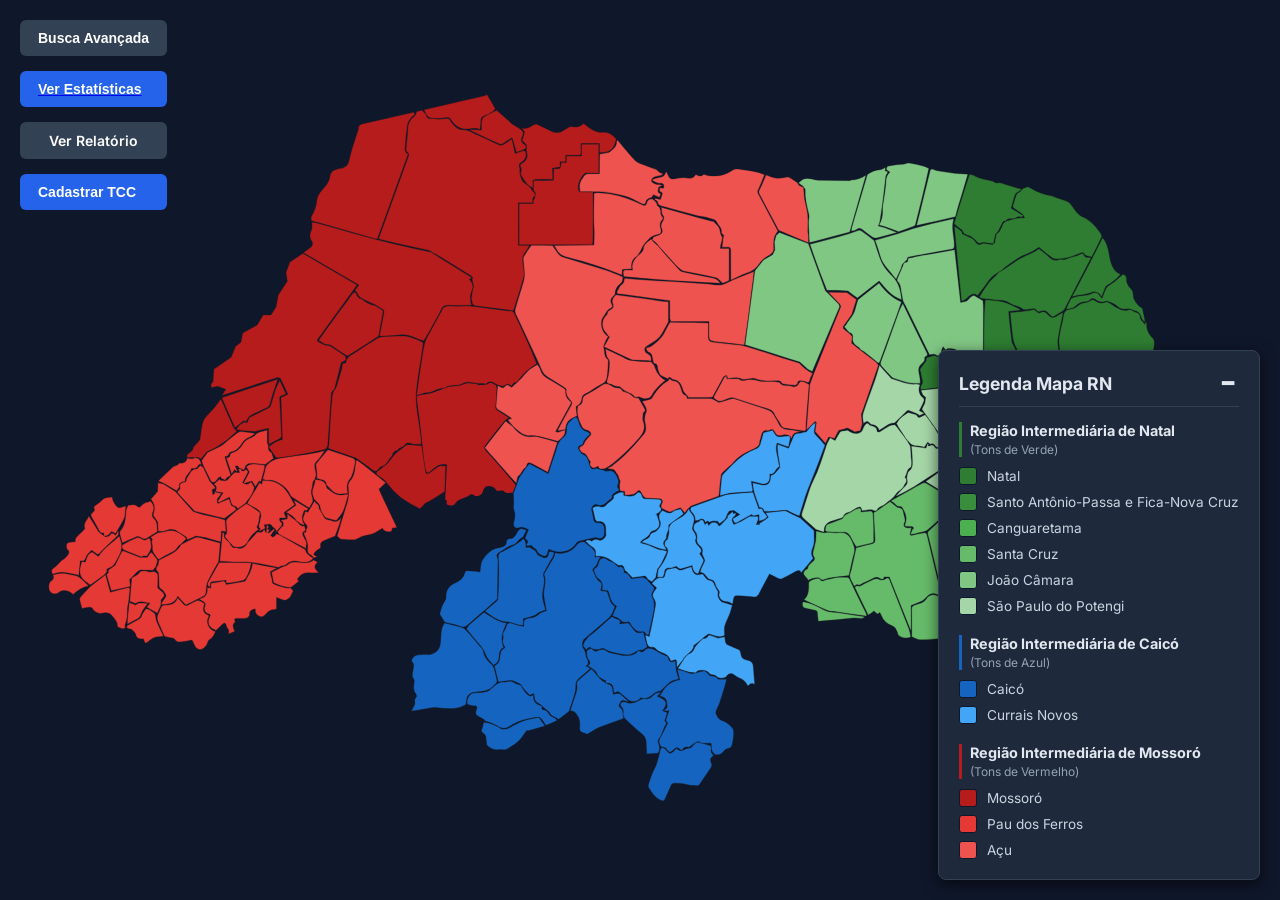
<file: src/main/resources/static/index.html>
<!DOCTYPE html>
<html lang="pt-br">

<head>
    <meta charset="UTF-8">
    <meta name="viewport" content="width=device-width, initial-scale=1.0">
    <link rel="stylesheet" href="index.css">
    <title>Projeto</title>
</head>

<body onload="onload()">

<section>
    <div class="controles-topo">
        <button onclick="toggleSearch()" class="btn btn-secundario">Busca Avançada</button>
        <a href="stats.html" class="nav-button">
            <button class="btn btn-primario">Ver Estatísticas</button>
        </a>
        <a href="relatorio.html" class="btn btn-secundario"
           style="text-decoration: none; justify-content: center;">Ver Relatório</a>
        <button onclick="toggleCadastro()" class="btn btn-primario">Cadastrar TCC</button>
    </div>
    <?xml version="1.0" encoding="utf-8"?>
    <div id="popup"></div>

    <svg version="1.1" id="Layer_1" xmlns="http://www.w3.org/2000/svg" x="0px" y="0px"
         viewBox="0 0 2000 1242" enable-background="new 0 0 2000 1242">
        <path id="Areia Branca" data-regiao-imediata="Mossoró" data-regiao-intermediaria="Mossoró" class="micro-mossoro"
              d=" M822.210388,119.965645 C829.717346,122.292282 835.756592,119.157166 841.832581,115.196495 C843.601379,114.043510 846.861145,113.778183 848.827454,114.587723 C854.978821,117.120224 860.933655,120.186104 866.787720,123.370560 C874.059021,127.325996 881.207825,129.042068 888.719543,124.060196 C891.713928,122.074295 894.807739,120.219864 897.968018,118.512321 C899.146179,117.875732 900.778198,117.296844 901.972351,117.600273 C909.142456,119.422234 915.515137,118.361191 920.911377,112.636185 C926.162231,116.407181 930.846252,120.607895 936.259766,123.388054 C940.417664,125.523361 945.656372,127.250908 950.129883,126.727455 C959.942200,125.579285 966.363770,130.178879 972.588989,137.271378 C971.367615,141.948425 970.515381,146.550064 968.147217,150.156265 C963.021240,157.962402 954.587952,158.815201 946.061768,158.497925 C946.011536,153.454971 946.011536,148.873840 946.011536,144.405823 C935.924744,144.405823 926.560608,144.405823 917.005127,144.405823 C917.005127,149.282944 916.806458,153.774063 917.066040,158.238541 C917.286438,162.029022 915.776306,163.178619 912.137573,163.046738 C905.888611,162.820236 899.625549,162.984100 892.854370,162.984100 C892.854370,166.638504 892.854370,169.704712 892.854370,173.232239 C889.600159,173.232239 886.867432,173.232239 883.850220,173.232239 C883.850220,176.336624 883.850220,178.948090 883.850220,181.623077 C879.767822,182.290985 875.976929,182.911209 871.702454,183.610550 C872.121704,189.537491 872.525940,195.253143 872.468811,200.989487 C863.183105,200.995895 854.358337,200.934845 845.534851,201.013718 C844.073792,201.026779 842.618164,201.651428 841.101807,202.451004 C841.043640,206.789032 841.043640,210.669495 841.043640,215.041931 C839.717407,214.070602 838.966248,213.520477 838.038025,212.626099 C836.556152,211.849777 835.251465,211.417725 833.974487,211.007538 C834.002258,211.029404 834.044922,211.085648 834.329407,210.789474 C833.306274,209.307938 831.729980,208.311279 830.740784,206.902359 C827.593506,202.419785 824.317017,197.960800 821.846436,193.107834 C821.017944,191.480286 822.664185,188.709030 822.790100,186.438980 C822.875671,184.897293 822.647217,183.117889 821.920227,181.796295 C820.301331,178.853561 820.765808,177.284027 823.850098,175.564346 C831.551086,171.270676 833.474731,165.547333 831.017151,157.096603 C830.526123,155.408127 831.140015,153.427429 830.997253,151.600769 C830.839783,149.584671 830.958374,147.224670 829.946045,145.674393 C828.483582,143.434753 826.111450,141.789124 823.935303,139.706085 C824.563293,137.812164 825.284607,135.692368 825.969604,133.560913 C828.666443,125.168991 828.662231,125.167633 822.210388,119.965645 z"
              onmouseleave="hideName()" onmouseover="showName(this)"></path>
        <path id="Porto do Mangue" data-regiao-imediata="Açu" data-regiao-intermediaria="Mossoró" class="micro-acu"
              d=" M1045.602539,191.782410 C1045.676392,192.431854 1045.556519,193.720062 1045.062500,193.884430 C1042.450928,194.753464 1039.757324,195.392639 1037.069214,196.011383 C1032.962280,196.956696 1028.822754,198.152283 1028.227051,203.059067 C1027.904541,205.715729 1034.318726,208.866257 1038.969482,209.077942 C1041.250610,209.181793 1043.504150,209.890732 1045.565430,210.286499 C1042.959839,211.796234 1039.420654,212.807373 1039.307495,214.115173 C1039.013794,217.505280 1036.686646,222.425034 1043.047119,223.553329 C1042.335571,225.423859 1041.710083,227.068253 1040.811401,229.430649 C1037.835449,228.094269 1035.146851,226.886978 1031.144653,225.089767 C1030.848633,225.646515 1029.952881,227.331024 1028.686646,229.557617 C1023.015747,230.649445 1019.424377,232.945618 1018.845886,238.783539 C1018.789124,239.356064 1016.709412,240.231140 1015.687744,240.091888 C1013.983215,239.859573 1012.340576,238.996384 1010.731873,238.266586 C1002.517578,234.540161 994.652832,229.438980 986.049133,227.305954 C970.119934,223.356781 954.003601,219.158249 936.958923,220.702576 C929.598633,220.351273 922.513855,220.351273 915.566895,220.351273 C913.913818,208.096115 914.215454,206.519363 922.033569,195.387421 C923.202759,193.722717 925.803955,192.288330 927.837524,192.150925 C934.039062,191.731979 940.286926,191.998917 946.130310,191.998917 C946.130310,181.263229 946.130310,171.135880 946.534058,160.969894 C948.679932,160.610657 950.427490,160.317108 952.162903,159.963760 C955.733826,159.236679 960.175903,159.552719 962.681763,157.506943 C967.825500,153.307678 973.729980,148.947372 973.143311,140.834778 C973.098511,140.215637 974.045471,139.524765 974.531372,138.867264 C983.855347,149.870514 992.695496,161.346649 1002.752197,171.633499 C1006.530945,175.498749 1013.077332,176.741394 1018.464111,178.928085 C1023.901245,181.135239 1029.561890,182.810471 1034.926147,185.169815 C1037.093018,186.122849 1038.631714,188.418503 1040.649536,189.826309 C1042.002563,190.770386 1043.695312,191.227570 1045.602539,191.782410 z"
              onmouseleave="hideName()" onmouseover="showName(this)"></path>
        <path id="Tibau" data-regiao-imediata="Mossoró" data-regiao-intermediaria="Mossoró" class="micro-mossoro"
              d=" M668.959534,91.231567 C688.732544,86.612610 708.502075,81.978874 728.279785,77.380188 C740.459961,74.548042 752.658508,71.793930 764.830811,68.928650 C766.041077,68.643753 767.126282,67.827522 768.620544,67.157471 C773.136536,74.304680 777.301453,81.552315 781.727417,89.356339 C777.454346,94.968567 771.677856,98.017563 765.315735,100.016678 C760.969116,101.382500 759.072754,104.131554 758.968994,108.713791 C758.869751,113.095779 758.102356,117.462624 757.571533,122.362900 C749.384644,117.843498 741.190430,122.668869 732.755798,121.417450 C722.487976,119.894051 716.294312,114.263283 711.567566,106.570114 C709.484558,103.179871 708.133911,102.799843 704.848267,103.465813 C700.879700,104.270210 696.782410,104.827751 692.744690,104.804893 C687.658936,104.776123 682.577148,104.052292 677.348145,103.616203 C675.916809,102.119675 673.923279,100.035378 671.953613,97.974777 C671.977417,97.998474 672.014648,98.054390 672.301758,97.760818 C671.379089,95.388680 670.169312,93.310120 668.959534,91.231567 z"
              onmouseleave="hideName()" onmouseover="showName(this)"></path>
        <path id="Grossos" data-regiao-imediata="Mossoró" data-regiao-intermediaria="Mossoró" class="micro-mossoro"
              d=" M783.890442,92.043442 C790.199707,97.460564 796.531067,102.852287 802.804749,108.310371 C804.679443,109.941422 806.223083,111.993408 808.220581,113.433479 C811.081726,115.496193 814.220276,117.174171 817.738647,119.400497 C826.916443,125.572746 827.494263,125.818161 823.817566,134.475128 C821.335144,140.320023 823.614868,143.133743 827.790955,145.999878 C830.807678,148.070297 831.087097,151.773117 827.874329,153.385300 C823.680603,155.489746 819.063843,156.751251 815.036926,158.226059 C812.696655,150.304657 810.599854,143.207596 808.237976,135.213211 C803.608398,138.132202 799.033203,140.739349 794.785339,143.800766 C792.290527,145.598816 790.235718,146.238235 787.328186,144.775635 C782.450134,142.321762 777.347717,140.318634 772.398560,138.000214 C762.367310,133.301025 752.375366,128.517807 742.367249,123.769226 C742.458496,123.322350 742.549744,122.875481 742.640991,122.428604 C748.296631,122.684830 753.952271,122.941048 759.950562,123.212799 C759.950562,119.221687 759.553650,114.556786 760.101624,110.005630 C760.422302,107.342094 761.550537,103.717926 763.528625,102.505928 C770.016968,98.530540 777.060364,95.461082 783.890442,92.043442 z"
              onmouseleave="hideName()" onmouseover="showName(this)"></path>
        <path id="Mossoró" data-regiao-imediata="Mossoró" data-regiao-intermediaria="Mossoró" class="micro-mossoro"
              d=" M671.953613,97.974770 C675.092407,105.761627 675.081360,105.602226 683.144409,105.044075 C686.016724,104.845238 688.964111,105.954666 691.864441,105.890327 C697.391785,105.767715 702.909912,105.230545 708.060791,104.890022 C711.397461,109.145248 714.267822,113.959908 718.259277,117.516350 C721.238892,120.171257 725.777710,122.869331 729.427307,122.625984 C738.545837,122.017960 745.206299,127.389259 752.691895,130.479141 C764.753052,135.457672 776.337708,141.581558 788.266113,146.902100 C789.862610,147.614227 792.598877,147.013504 794.272156,146.070816 C798.717285,143.566437 802.869690,140.542572 807.857788,137.250656 C809.676575,145.245682 811.314880,152.447342 813.054565,160.094574 C816.565735,158.873810 820.485901,157.471649 824.432983,156.149490 C828.417725,154.814697 829.632141,156.042450 830.112000,160.351929 C830.856262,167.036484 827.773438,171.176178 822.292480,174.270905 C819.292297,175.964874 818.906250,178.652481 819.884216,181.883331 C820.462708,183.794403 820.810181,186.014023 820.426453,187.927429 C819.656067,191.768631 823.548279,203.679382 826.744263,205.986404 C828.964783,207.589294 831.173767,209.208130 833.716431,210.952759 C834.044922,211.085648 834.002258,211.029404 834.065979,211.316711 C835.108459,212.356018 836.087219,213.108017 837.379333,214.030792 C839.119202,216.442947 840.045593,219.515427 842.083069,220.741455 C845.619934,222.869675 844.206970,227.497177 843.754456,227.718430 C839.065369,230.011368 841.983521,234.445023 840.414734,238.028275 C833.192871,238.028275 825.810669,238.028275 818.270996,238.028275 C818.270996,260.553589 818.270996,282.548523 818.270996,304.958710 C824.309937,304.958710 830.083069,304.958710 835.823486,305.307190 C833.439087,309.310150 831.295227,313.120880 828.690735,316.585358 C823.870178,322.997833 824.706421,329.901398 825.848877,337.162445 C826.762329,342.968231 828.155029,349.336029 826.714233,354.757965 C821.962341,372.639801 816.020630,390.205444 810.380310,408.393860 C807.843628,407.974579 805.460632,407.580688 802.639160,407.122559 C790.894714,405.689270 779.582214,404.370819 768.285156,402.931610 C761.850647,402.111847 755.441284,401.094940 748.703491,400.094421 C747.541748,399.425446 746.697083,398.828918 745.897339,397.866943 C745.294922,395.150238 744.462463,392.829407 744.068848,390.436432 C743.829224,388.979767 744.237732,387.408722 744.405273,385.894562 C744.688110,383.338501 744.887878,380.763885 745.360107,378.241516 C745.670837,376.581360 746.373108,374.990234 746.943665,373.383728 C749.102844,367.303864 743.638794,361.693268 745.801392,355.549957 C745.959778,355.100037 744.653931,353.890991 743.819397,353.371216 C727.259583,343.057251 710.714600,332.717621 694.052002,322.571442 C689.891907,320.038239 685.332458,318.160919 680.974548,315.994843 C680.992554,316.007538 681.023438,316.038940 681.189819,315.662720 C679.990906,314.529205 678.708740,313.395630 677.247437,313.072540 C661.803711,309.657745 646.317505,306.434998 630.871582,303.029846 C619.561157,300.536346 608.293213,297.850006 597.346924,295.051880 C597.958618,293.930969 598.181946,292.990540 598.507874,292.087097 C607.172791,268.065063 615.822876,244.037628 624.530029,220.030884 C631.211487,201.609100 638.028442,183.236008 644.589539,164.771774 C645.208191,163.030701 645.071106,159.448181 644.180054,159.019989 C640.613220,157.306076 640.706055,154.542099 640.976440,151.571548 C641.923340,141.168701 643.443420,130.788193 643.754639,120.369583 C643.916748,114.942268 645.644958,110.981842 648.573181,106.600487 C651.333740,102.470146 657.412048,100.475166 656.957520,94.231026 C659.671997,93.470840 662.386414,92.710670 665.857788,91.963272 C668.414734,94.002167 670.214661,96.028275 672.014648,98.054382 C672.014648,98.054390 671.977417,97.998474 671.953613,97.974770 z"
              onmouseleave="hideName()" onmouseover="showName(this)"></path>
        <path id="Assú" data-regiao-imediata="Açu" data-regiao-intermediaria="Mossoró" class="micro-acu"
              d=" M983.162354,354.911102 C982.959167,359.436462 982.626465,363.067749 978.081787,366.602539 C973.912170,369.845703 970.457581,375.573364 970.658813,382.609741 C962.626953,390.606812 962.449646,391.550232 967.011841,401.334259 C966.028931,402.374481 965.204651,403.981628 963.955811,404.445221 C957.525391,406.832275 956.228088,413.634369 952.241333,418.086334 C949.958313,420.635742 949.047424,425.339203 949.233032,428.985687 C949.647644,437.132202 952.554199,444.447968 960.003662,449.034119 C959.993652,449.013977 959.964172,448.979950 959.889099,449.328247 C958.600952,451.561920 957.014038,453.309082 956.255005,455.362305 C954.814758,459.258606 952.080322,463.851562 953.072021,467.215057 C954.864075,473.293701 952.990967,480.999359 959.681702,485.404633 C960.269043,485.791321 960.045166,487.599854 959.991516,488.738281 C959.713562,494.644440 959.802246,500.612549 958.928406,506.433746 C958.000366,512.616028 958.432129,519.493530 951.346436,523.281555 C944.260925,527.069519 937.382446,531.306152 930.716675,535.796631 C926.217346,538.827698 919.170166,539.944763 918.499146,546.364380 C917.946716,551.649231 915.757996,555.046692 911.966980,558.000793 C911.988647,557.986328 912.026672,557.950500 911.630005,557.982056 C910.490723,558.746277 909.062195,559.533569 909.115417,560.203003 C909.495056,564.974731 910.177063,569.722473 910.761536,574.467285 C897.599243,579.149963 893.020264,585.142639 892.724976,595.820801 C888.339722,596.564392 884.385681,597.152039 880.239441,597.768250 C880.312683,597.517822 880.441711,596.418823 880.928467,595.511841 C887.522827,583.225708 894.010010,570.877014 900.903687,558.759888 C902.735718,555.539917 903.828674,553.385925 900.825745,550.199585 C896.350220,545.450806 892.046997,540.397278 893.782043,532.888672 C893.972839,532.062866 892.471130,530.474731 891.402466,529.788025 C883.241577,524.544312 875.052002,519.339539 866.749023,514.325073 C862.154358,511.550171 857.960449,508.937592 855.668762,503.437347 C850.436646,490.880219 844.506104,478.611298 838.754822,466.273987 C831.151123,449.962860 823.358826,433.738892 815.860352,417.379913 C814.333496,414.048767 812.194458,409.879333 812.999512,406.790039 C816.657288,392.754303 821.418152,379.010345 825.448608,365.065033 C826.789062,360.427460 827.807922,355.497498 827.775391,350.709351 C827.726562,343.544800 826.559326,336.392090 825.999268,329.224060 C825.846130,327.263672 825.488953,324.869293 826.381409,323.355682 C830.073242,317.093964 834.208435,311.093689 838.633850,304.999756 C850.030701,305.023041 860.974548,305.043945 872.027588,305.392273 C874.470459,308.999329 877.006531,312.156372 879.085510,315.590149 C881.580688,319.711639 884.825989,322.491364 889.514404,323.903809 C911.981567,330.672272 934.471497,337.378784 956.812744,344.545441 C965.781433,347.422424 974.389954,351.422272 983.162354,354.911102 z"
              onmouseleave="hideName()" onmouseover="showName(this)"></path>
        <path id="Campo Grande" data-regiao-imediata="Mossoró" data-regiao-intermediaria="Mossoró" class="micro-mossoro"
              d="M 705.352 651.117 C 674.172 644.964 674.367 701.158 666.454 617.855 M 666.454 617.855 C 666.155 613.141 665.495 608.683 664.958 604.21 C 663.892 595.33 662.992 586.429 661.843 577.56 C 660.391 566.341 658.759 555.146 657.541 543.807 C 660.259 542.769 662.574 541.56 665.035 541.021 C 670.897 539.737 676.992 539.302 682.693 537.549 C 691.359 534.884 699.757 531.353 708.307 528.298 C 709.508 527.869 710.941 528.137 712.244 527.936 C 718.474 526.978 725.292 527.239 730.773 524.664 C 737.999 521.271 744.548 523.125 751.422 524.041 C 752.884 524.236 754.233 525.554 755.668 525.618 C 758.193 525.732 760.749 525.322 763.284 525.049 C 765.678 524.791 768.925 525.302 770.293 523.952 C 775.082 519.224 778.518 524.306 782.187 525.413 C 783.416 525.783 783.983 530.25 783.88 532.805 C 783.489 542.466 782.622 552.107 782.163 561.767 C 782.112 562.837 783.284 564.337 784.303 565.026 C 790.663 569.33 797.141 573.46 803.02 577.285 C 800.753 578.946 797.8 580.365 795.878 582.65 C 789.093 590.719 782.589 599.029 776.122 607.358 C 772.066 612.584 768.267 618.009 764.105 623.538 C 764.654 625.423 765.135 627.383 766.305 628.755 C 769.813 632.87 773.69 636.668 777.244 640.745 C 789.53 654.843 801.739 669.007 813.979 683.516 C 812.348 687.822 810.716 691.758 809.083 695.694 C 804.104 695.836 799.29 697.155 794.683 692.803 C 792.814 691.039 787.887 692.512 783.829 692.512 C 782.053 688.522 779.07 685.37 773.922 685.141 C 769.526 684.945 764.551 685.497 763.043 691.319 C 761.818 696.044 759.326 699.87 754.161 700.77 C 752.382 701.08 749.896 700.886 748.622 699.84 C 745.588 697.349 743.248 697.512 740.262 699.842 C 738.389 701.303 735.945 702.122 733.653 702.934 C 728.38 704.803 722.827 706.273 719.444 711.19 C 715.858 716.402 711.402 716.632 705.468 714.048 C 703.873 711.231 707.129 706.817 702.6 706.594 C 703.525 687.94 704.433 669.637 705.352 651.117"
              onmouseleave="hideName()" onmouseover="showName(this)" style="stroke-opacity: 0;"></path>
        <path id="Governador Dix-Sept Rosado" data-regiao-imediata="Mossoró" data-regiao-intermediaria="Mossoró" class="micro-mossoro"
              d=" M478.960083,316.774078 C482.485413,314.177368 486.053497,311.636322 489.524750,308.969269 C493.488434,305.923920 494.553741,302.374268 491.786469,298.011993 C488.152924,292.284058 488.735779,287.337280 491.532501,281.367615 C493.145294,277.925049 491.976868,273.179535 492.422668,268.551422 C495.276794,268.712036 497.784027,269.286469 500.257874,269.980042 C522.969116,276.347717 545.632385,282.891205 568.395020,289.068756 C586.327759,293.935486 604.322815,298.602325 622.396301,302.912842 C641.874268,307.558289 661.475830,311.685577 681.023438,316.038940 C681.023438,316.007538 680.992554,316.007538 681.096680,316.328735 C702.125977,329.637787 723.051208,342.625580 745.150696,356.342285 C743.192322,357.347168 741.898315,358.011169 740.606812,358.673859 C745.243469,363.254303 747.529114,368.869019 745.879333,373.650696 C744.153687,378.652679 741.925537,383.030975 742.516785,388.925507 C742.887451,392.621735 742.524719,396.044983 744.708130,399.457092 C732.204346,399.867188 719.919373,400.446564 707.699585,399.798218 C700.980530,399.441681 697.826111,402.171295 695.663696,408.005096 C694.882996,409.420593 694.416016,410.684814 693.637146,412.110352 C687.864929,422.299225 682.453430,432.353882 676.921509,442.341797 C674.506775,446.701630 671.845154,450.924744 668.992798,455.489380 C668.080933,455.632477 667.455200,455.546753 666.865417,455.352325 C654.635437,451.319153 643.466736,444.030212 629.282471,446.768768 C619.481628,448.661072 609.169250,447.904205 598.908875,448.338623 C601.302185,435.816193 603.696350,423.631927 605.910583,411.415100 C606.352173,408.979034 606.101624,406.743134 603.048950,405.397430 C599.395020,403.786591 596.092773,401.378143 592.410278,399.030151 C586.697937,396.249664 581.208374,393.765320 575.732239,391.251678 C574.152588,390.526581 572.611755,389.717163 570.919373,388.614624 C564.650574,386.671387 565.102051,379.240234 560.068359,376.501831 C562.183228,373.473663 564.185059,370.607361 566.300110,367.578857 C536.967285,350.516266 507.963684,333.645172 478.960083,316.774078 z"
              onmouseleave="hideName()" onmouseover="showName(this)"></path>
        <path id="Jucurutu" data-regiao-imediata="Caicó" data-regiao-intermediaria="Caicó" class="micro-caico"
              d=" M954.092346,660.366699 C954.539246,660.855408 955.003601,661.780640 955.430298,661.763550 C958.752625,661.630615 962.287537,660.497192 965.317505,661.309998 C967.871521,661.995178 970.326416,664.538269 971.934814,666.872498 C973.835022,669.630127 974.959717,672.985596 976.050781,676.207153 C976.510498,677.564636 976.466431,679.440979 975.884460,680.737122 C974.216919,684.451355 973.399414,687.877930 978.295105,691.328308 C974.899170,693.211975 972.346680,694.432800 970.018494,695.989075 C968.513550,696.995056 966.192322,698.521179 966.223877,699.763733 C966.325989,703.784058 964.202637,705.816772 961.208008,707.602417 C960.364929,708.105042 959.669739,708.873352 958.953552,709.568115 C954.200928,714.178406 949.454407,717.501221 942.094849,714.359497 C937.858093,712.550842 932.887024,718.333313 933.903076,722.914795 C935.003906,727.878723 936.154236,732.840881 936.979919,737.853699 C937.613708,741.701294 939.689697,743.067261 943.414978,743.049927 C950.876099,743.015137 953.886108,746.127502 953.984619,753.624207 C954.010925,755.622253 953.941956,757.622437 954.000183,759.619202 C954.186523,766.004089 949.064514,769.443665 942.975220,767.009705 C942.070679,766.648132 941.042969,765.945801 940.223938,766.118958 C931.477539,767.967896 922.737244,769.862488 914.059998,772.006287 C912.480652,772.396545 910.684631,773.660522 909.849182,775.041687 C901.253723,789.252136 883.955078,791.407654 871.106689,786.579163 C869.608032,786.016052 868.072632,785.550659 866.056885,784.872620 C865.207581,787.322510 864.494446,789.620361 863.618591,791.854431 C861.900208,796.237488 860.196289,796.149353 855.701599,794.543396 C851.089172,792.895386 848.424072,790.269104 846.846436,785.863953 C846.483215,784.849731 844.955200,784.219482 843.908691,783.490784 C842.198364,782.299744 840.443176,781.173096 839.167725,778.932251 C837.525024,779.051697 835.777832,778.854370 834.260986,779.355042 C830.902405,780.463623 830.164124,777.713318 831.253784,776.389099 C835.233887,771.552490 831.129272,769.925598 828.551941,767.658813 C830.352417,763.139282 832.149658,758.627808 834.118347,753.685852 C829.396790,751.680115 825.221130,748.894775 819.387390,750.660034 C812.680542,752.689453 809.569153,749.132812 810.968384,742.247925 C812.225769,736.060669 814.073181,730.162415 811.367126,723.461365 C809.673218,719.266907 811.104187,713.851624 810.923950,708.991882 C810.775696,704.996277 810.319519,701.012146 810.315491,696.434998 C812.790527,689.788574 815.302368,683.827637 817.014893,677.645325 C818.907410,670.813293 823.925415,666.015747 827.363281,660.210083 C829.348206,656.857910 832.191833,654.014343 835.524780,649.846802 C844.525085,654.555481 854.884094,659.974976 865.434265,665.494446 C869.107727,654.281128 872.294434,643.623108 876.110657,633.195496 C879.240173,624.644226 880.066589,614.799011 888.497009,608.910034 C892.986694,605.773804 894.083923,601.153931 894.461548,595.865906 C893.425842,588.341187 897.981201,583.841492 902.804932,579.775574 C908.785828,574.734314 910.680176,575.419067 913.015137,582.651611 C913.310486,583.566284 913.727051,584.444885 913.980103,585.369568 C915.872253,592.282593 919.552979,597.341858 927.023438,599.103882 C928.674500,599.493347 929.967346,601.401917 931.537048,602.703857 C926.879272,607.979553 921.413269,611.560486 920.093262,618.281311 C919.890076,619.315918 917.865051,620.368896 916.502686,620.724854 C913.232117,621.579224 911.918701,623.934448 913.214539,626.487061 C914.804504,629.619324 916.999146,633.633728 919.876160,634.685669 C926.687561,637.176147 928.477661,643.332458 929.683838,648.402161 C931.961182,657.974365 934.096497,659.966614 941.326965,656.982178 C946.713989,658.410461 950.403137,659.388550 954.092346,660.366699 z"
              onmouseleave="hideName()" onmouseover="showName(this)"></path>
        <path id="Baraúna" data-regiao-imediata="Mossoró" data-regiao-intermediaria="Mossoró" class="micro-mossoro"
              d=" M491.488434,266.160889 C491.419830,263.890594 490.429047,261.031586 491.438843,259.449738 C496.367645,251.728729 499.071503,243.196335 500.062744,234.364853 C501.035248,225.700302 506.401031,219.951935 511.503601,214.087067 C516.093262,208.811722 519.920898,203.371277 520.769592,196.413879 C521.785461,188.086746 527.800964,185.762604 534.529724,184.044250 C535.158264,183.883728 535.867432,184.068863 536.520691,183.970490 C544.202576,182.813675 549.168640,180.115738 551.020447,170.938217 C553.967896,156.331299 559.300598,142.205933 563.618591,127.875122 C564.397522,125.290077 565.775513,122.698051 565.782104,120.106468 C565.796143,114.584846 569.603027,113.908981 573.515930,113.023659 C598.780762,107.307373 624.045654,101.591797 649.306824,95.859299 C650.251831,95.644844 651.157898,95.258331 652.875732,94.975014 C653.873718,96.304588 654.711670,98.093506 654.156921,98.822319 C652.794983,100.611481 650.385803,101.635452 649.133911,103.469543 C646.826050,106.850769 643.875122,110.405106 643.265259,114.218834 C641.414612,125.792053 640.104553,137.502869 639.562988,149.205399 C639.383362,153.085968 638.124146,158.698517 644.253906,160.734940 C628.143921,205.409103 612.133362,249.807465 595.854126,294.471924 C594.763367,294.822845 593.867615,295.165649 593.129761,294.955078 C571.065735,288.658295 549.028931,282.265747 526.961670,275.980377 C515.162231,272.619568 503.314423,269.428558 491.488434,266.160889 z"
              onmouseleave="hideName()" onmouseover="showName(this)"></path>
        <path id="Carnaubais" data-regiao-imediata="Açu" data-regiao-intermediaria="Mossoró" class="micro-acu"
              d=" M1029.761719,231.952042 C1033.182373,234.818970 1037.093140,237.270386 1037.515259,242.454086 C1037.564209,243.055206 1039.344604,243.515335 1040.686279,244.536835 C1041.685425,247.327530 1042.980347,249.674530 1042.803589,251.904846 C1042.528687,255.372498 1043.515381,257.913086 1045.683228,260.470154 C1046.389404,261.303253 1046.509521,263.861633 1045.857666,264.423035 C1040.708740,268.856873 1041.491455,274.229645 1043.061157,279.729126 C1044.411621,284.460114 1043.056641,287.018036 1038.107300,287.999634 C1032.217285,289.167816 1027.023071,291.415161 1023.148865,296.253296 C1021.813354,297.920990 1019.992798,299.194092 1018.599792,300.823547 C1017.257385,302.393677 1016.026306,304.105103 1015.022583,305.908264 C1013.352539,308.908600 1012.042297,312.112457 1010.320557,315.079834 C1008.718750,317.840424 1006.777588,320.404114 1005.001221,323.035431 C1005.016479,323.016296 1005.055115,322.986267 1004.764343,322.701294 C996.865112,327.269867 996.417297,334.940094 996.972290,342.235260 C991.656799,342.592834 986.871399,342.914764 982.237061,343.226532 C982.054749,347.042480 981.940002,349.443390 981.814270,352.075195 C978.019958,350.619141 974.723267,349.382477 971.447571,348.092499 C948.073303,338.887512 924.184204,331.252228 899.839905,325.107056 C890.564453,322.765656 881.912109,320.095795 877.718872,310.285187 C876.920166,308.416412 875.206726,306.938629 874.380493,305.167175 C895.584045,304.976868 916.322571,304.899811 937.427612,304.628082 C937.810791,297.604065 937.827332,290.774750 937.907959,283.485443 C937.647705,276.950836 937.092407,270.877930 937.045654,264.801147 C936.938538,250.876877 937.079590,236.950699 937.541382,223.018799 C939.690918,222.661530 941.448425,221.907059 943.141663,222.030853 C949.958496,222.529236 956.857910,222.780411 963.534363,224.097855 C972.169189,225.801697 980.786377,227.952866 989.103882,230.806824 C997.446533,233.669388 1005.477905,237.487885 1013.513611,241.175385 C1017.470520,242.991165 1020.005127,241.958099 1020.880371,238.028824 C1022.009888,232.957474 1025.000122,231.343979 1029.761719,231.952042 z"
              onmouseleave="hideName()" onmouseover="showName(this)"></path>
        <path id="São Rafael" data-regiao-imediata="Açu" data-regiao-intermediaria="Mossoró" class="micro-acu"
              d=" M1007.849731,546.011353 C1010.932190,551.412048 1014.067017,556.783813 1017.071533,562.227478 C1018.296265,564.446594 1019.286682,566.797913 1016.177307,568.541138 C1015.673584,568.823486 1015.123413,569.550415 1015.105591,570.088745 C1014.965393,574.321228 1013.717346,579.032776 1015.131653,582.702087 C1019.027466,592.809509 1016.260132,600.271423 1009.527954,608.251282 C996.634766,623.534119 982.160339,637.033325 966.802673,649.673523 C963.116333,652.707581 958.885925,655.080688 954.188110,657.869263 C949.735596,657.929565 945.423523,659.320068 944.132690,653.708130 C942.804626,654.254028 941.878479,654.521484 941.067749,654.989014 C938.603088,656.410583 936.057129,657.246826 933.703979,655.065552 C931.618774,653.132629 929.873108,650.922241 931.663025,647.734253 C931.921631,647.273499 931.577820,646.132507 931.133667,645.672363 C927.049744,641.441345 926.855530,633.749634 919.277710,632.520264 C918.088806,632.327393 917.050293,630.608154 916.134766,629.443420 C913.507263,626.100647 913.851257,623.502991 918.174500,621.978943 C920.650513,621.106140 921.473389,619.355530 922.373962,616.744446 C923.502441,613.472473 926.657043,610.900391 928.932739,608.022705 C930.274414,606.326172 932.760498,604.577454 932.695679,602.932434 C932.574402,599.855591 930.090515,598.034851 926.893860,596.920532 C923.971191,595.901672 920.197144,594.431641 918.937195,592.035645 C913.371765,581.451904 909.216675,570.337097 912.026672,557.950500 C912.026672,557.950500 911.988647,557.986328 912.283813,558.289551 C916.321289,556.992798 918.969177,555.001587 919.249634,550.157104 C919.416931,547.267151 919.669922,543.760071 923.560547,541.693420 C932.222473,537.092224 940.710938,532.058899 948.787354,526.500244 C953.678223,523.134094 957.949585,522.654663 962.959412,525.490601 C965.850769,527.127319 968.814026,529.408875 971.913147,529.718933 C976.159058,530.143616 980.222778,529.549255 982.142700,534.615417 C982.413330,535.329529 984.070068,535.500549 985.068115,535.960083 C989.082092,537.807983 994.139648,538.736511 996.832397,541.764771 C1000.172852,545.521606 1003.504395,546.343384 1007.849731,546.011353 z"
              onmouseleave="hideName()" onmouseover="showName(this)"></path>
        <path id="Pendências" data-regiao-imediata="Açu" data-regiao-intermediaria="Mossoró" class="micro-acu"
              d=" M1043.391602,244.873917 C1056.531860,248.559692 1069.668091,252.260498 1082.813721,255.926987 C1095.950439,259.590942 1109.087158,263.255280 1122.251099,266.819244 C1123.812866,267.242035 1125.545288,267.034119 1126.012695,267.058014 C1128.417847,269.600128 1130.183838,271.465729 1131.948364,273.332642 C1132.288574,273.692688 1132.604370,274.077667 1132.962524,274.418640 C1137.631592,278.864044 1135.482300,285.834717 1139.443481,291.128998 C1141.473633,293.842407 1138.263794,300.461243 1137.459106,305.321198 C1137.248413,306.593689 1137.176270,307.889099 1136.958252,309.953247 C1139.648804,309.953247 1141.918457,309.953217 1144.188232,309.953217 C1146.307251,309.953217 1148.426270,309.953247 1150.785767,309.953247 C1150.785767,327.087463 1150.785767,343.687927 1150.785767,360.405243 C1147.546143,361.931000 1144.280273,363.469147 1140.509277,364.727844 C1136.783325,361.668030 1133.963501,357.344299 1130.269775,356.385284 C1117.163208,352.982269 1103.743652,350.798676 1090.474365,348.002014 C1085.157471,346.881439 1078.900024,346.735107 1074.882080,343.726440 C1068.237793,338.751160 1063.026489,331.848114 1057.276733,325.696167 C1051.471436,319.484772 1045.745972,313.198975 1040.000977,306.964600 C1040.016357,306.983490 1040.055054,307.013245 1039.936035,306.691345 C1038.870361,305.113281 1038.089111,303.674194 1036.943237,302.638184 C1034.373413,300.314606 1031.622437,298.191406 1028.964844,296.000977 C1028.984619,296.015350 1029.015747,296.052826 1029.310547,295.744659 C1030.248169,294.275513 1030.606812,292.598755 1031.590820,292.056244 C1033.949341,290.755890 1036.543701,289.780853 1039.148438,289.051575 C1043.901611,287.720764 1046.754272,284.027740 1044.647217,279.616577 C1041.929199,273.926514 1043.884521,269.941467 1046.815918,265.370422 C1047.868530,263.729095 1048.087769,259.989105 1046.980225,258.809021 C1043.068726,254.641388 1044.993408,249.368362 1043.391602,244.873917 z"
              onmouseleave="hideName()" onmouseover="showName(this)"></path>
        <path id="Alexandria" data-regiao-imediata="Pau dos Ferros" data-regiao-intermediaria="Mossoró" class="micro-pau-dos-ferros"
              d=" M458.867401,846.034485 C460.266296,847.635071 461.665192,849.235596 462.803467,850.538025 C461.202881,853.777527 459.719971,856.778809 457.949921,860.361267 C456.527039,861.439514 454.479706,863.213440 452.201935,864.612183 C451.230835,865.208557 449.643066,865.450867 448.568787,865.112854 C444.563538,863.852417 440.654999,862.284729 436.447845,860.735779 C436.447845,866.863281 436.447845,872.388062 436.447845,878.639282 C435.783966,878.910278 434.456421,879.963745 433.211243,879.874084 C426.983521,879.425598 422.753021,883.227966 419.267365,887.203186 C416.287384,890.601868 412.710968,892.387024 409.419189,890.661621 C406.185059,888.966431 402.575775,885.973633 402.990723,881.068054 C403.043243,880.447144 402.785553,879.799988 402.598816,878.759644 C398.034454,880.404175 393.495148,881.252808 393.895966,887.740784 C394.111389,891.227600 389.725159,893.879089 384.631256,893.958008 C380.784271,894.017578 376.926758,893.761902 373.089264,893.953613 C370.381683,894.088928 369.034424,895.299500 371.134125,898.053223 C371.394043,898.394043 371.101868,899.574585 370.688293,899.945679 C366.430084,903.766785 367.754791,907.976013 369.659607,912.280334 C369.918396,912.865112 369.955627,913.548035 370.162231,914.490051 C366.877747,915.866760 363.671387,917.210754 360.464996,918.554749 C361.533051,913.903748 361.268127,910.886414 358.106049,908.159546 C357.194458,907.373352 357.516235,905.300293 356.868103,904.022339 C356.287933,902.878296 355.222046,901.321655 354.240326,901.221497 C353.212341,901.116516 351.883881,902.381592 350.940491,903.306580 C347.751007,906.434326 344.674133,909.676941 340.843231,912.970032 C337.220398,910.999634 333.678223,909.438904 331.534912,906.759277 C327.722137,901.992432 328.160095,896.423950 330.986267,891.137146 C332.131805,888.994080 332.329498,887.842529 329.440613,886.900635 C323.867798,885.083618 321.070953,880.445435 323.225067,874.991394 C325.404633,869.472717 322.348694,868.014221 318.650024,866.181274 C317.409821,865.566711 316.330933,864.626465 313.949554,862.991516 C325.692139,861.124329 327.704773,853.955566 326.933228,845.198853 C329.040192,845.507629 330.727966,845.755005 332.702698,846.044373 C332.881744,843.148499 333.031769,840.721680 333.179169,838.337341 C338.431152,837.506104 343.535858,837.232483 348.294464,835.804993 C353.796692,834.154419 354.997864,834.322754 357.037872,840.423096 C364.736053,839.070618 372.547150,837.775513 380.321625,836.288879 C382.914093,835.793213 386.849060,835.562805 387.713623,833.919006 C392.196838,825.394836 397.737335,817.153259 398.584717,807.015625 C411.459564,809.453796 423.927673,811.899597 437.373322,814.537170 C433.005585,816.891113 429.490692,818.785461 426.486053,820.404785 C427.394104,824.315918 427.717834,827.980408 429.137146,831.155151 C430.434296,834.056702 428.270599,838.306458 432.794952,839.976929 C441.245056,843.096863 449.573029,846.602356 458.867401,846.034485 z"
              onmouseleave="hideName()" onmouseover="showName(this)"></path>
        <path id="Ipanguaçu" data-regiao-imediata="Açu" data-regiao-intermediaria="Mossoró" class="micro-acu"
              d=" M971.969116,383.208069 C983.931824,384.790680 995.902710,386.314087 1007.854797,387.973083 C1019.179138,389.545013 1030.475952,391.315979 1041.801147,392.881165 C1046.004517,393.462097 1050.254150,393.707092 1055.005371,394.154510 C1055.005371,404.654724 1055.015503,414.921143 1054.979980,425.187408 C1054.977783,425.801270 1054.703857,426.466370 1054.396973,427.019043 C1050.470703,434.088531 1047.052612,441.527039 1042.370728,448.058380 C1039.454712,452.126007 1034.756470,455.005219 1030.599609,458.066833 C1027.042603,460.686798 1022.926758,462.555420 1019.411621,465.222382 C1016.175598,467.677582 1017.663391,474.248993 1021.528381,475.837372 C1026.562378,477.906158 1028.819458,481.841553 1027.555420,487.709747 C1025.406372,487.683685 1023.862610,487.092346 1022.292725,487.011780 C1014.583130,486.616333 1006.865540,486.380127 999.153809,486.022644 C998.053894,485.971619 996.882141,485.754608 995.892700,485.294189 C981.892212,478.779846 967.917542,472.210083 953.162659,465.290771 C955.844788,460.505188 958.374451,456.118835 960.681152,451.618195 C960.853271,451.282501 963.967224,448.732208 959.964172,448.979950 C959.964172,448.979950 959.993652,449.013977 960.286438,448.738098 C958.999634,446.394592 957.593262,444.162109 955.809570,442.288879 C949.182800,435.329620 949.175842,423.814606 955.835571,416.690521 C957.034790,415.407684 958.724670,413.784332 958.711731,412.331329 C958.683411,409.147858 960.550781,408.195648 962.806763,407.015198 C968.388977,404.094208 968.844238,402.165558 966.794006,396.152557 C966.141052,394.237213 966.209656,391.597961 967.028992,389.776001 C968.124817,387.338989 970.272888,385.375122 971.969116,383.208069 z"
              onmouseleave="hideName()" onmouseover="showName(this)"></path>
        <path id="Patu" data-regiao-imediata="Pau dos Ferros" data-regiao-intermediaria="Mossoró" class="micro-pau-dos-ferros"
              d=" M626.043335,750.771973 C623.910522,750.898499 621.777710,751.025085 619.526611,751.158630 C618.854431,753.071899 618.216248,754.888550 617.542603,756.806030 C612.121765,757.503845 606.895935,757.766968 603.518005,751.639282 C598.169800,754.765747 593.397583,758.310364 588.062256,760.452332 C583.172974,762.415161 577.601807,762.605469 572.474060,764.075562 C569.351074,764.970825 566.498047,766.808655 563.525391,768.226562 C562.313477,768.804688 561.093872,769.916931 559.898560,769.889160 C552.813965,769.724854 545.697449,769.615967 538.676880,768.775818 C536.384338,768.501587 534.347290,766.092529 532.100708,763.953125 C537.083069,746.637634 541.898193,729.942932 547.343506,713.456482 C550.046387,705.273071 550.802856,696.878479 549.685425,688.729736 C548.973572,683.538391 549.753479,679.999512 552.930847,676.391113 C554.095154,675.068848 555.105225,673.580383 556.005249,672.060791 C560.781677,663.996521 559.892639,654.646790 561.930176,645.607300 C562.424927,644.792908 563.163940,643.858093 563.216431,643.895142 C566.513184,646.224060 569.828857,648.538025 572.986633,651.049683 C584.843079,660.480286 596.646362,669.977783 608.889648,679.786804 C604.633728,683.769104 601.331970,686.858459 598.169922,689.817200 C600.200500,694.478455 602.079407,699.133850 604.228271,703.661194 C611.106018,718.151489 618.097534,732.587708 624.995850,747.068237 C625.539734,748.210022 625.703064,749.533142 626.043335,750.771973 z"
              onmouseleave="hideName()" onmouseover="showName(this)"></path>
        <path id="Tenente Ananias" data-regiao-imediata="Pau dos Ferros" data-regiao-intermediaria="Mossoró" class="micro-pau-dos-ferros"
              d=" M340.118683,914.394287 C337.878876,919.494019 335.670593,924.447388 330.347504,927.455322 C328.659027,928.409424 327.777588,931.334900 327.171509,933.535828 C326.229370,936.957153 320.598846,942.582336 317.116394,942.967773 C312.485413,943.480347 308.905304,941.022583 306.810791,936.003418 C305.921967,933.873535 304.909027,931.793091 303.887604,929.722168 C303.455566,928.846130 302.856262,928.052551 302.893311,928.111389 C297.376617,929.129822 292.369385,930.357849 287.289001,930.899353 C282.950775,931.361816 278.711395,931.658813 275.672089,926.660278 C274.513824,924.755371 270.105072,924.763428 267.143738,924.038452 C264.774689,923.458435 262.354156,923.088745 259.503387,922.013000 C256.848419,916.223145 254.502029,911.101624 252.483612,905.853943 C250.277481,900.118530 246.303970,894.628113 249.055573,887.961670 C250.470978,884.532471 252.283600,881.262756 253.616241,877.805115 C254.962463,874.312378 257.158569,872.895752 260.971191,872.878052 C269.243073,872.839539 276.964142,871.360535 280.392334,861.488892 C283.810547,865.064148 286.954559,868.060303 289.739929,871.359314 C291.936951,873.961365 293.954956,874.343811 296.936768,872.623718 C301.158325,870.188477 305.579712,868.080872 310.011902,866.042358 C311.175262,865.507385 312.903137,865.252136 314.008484,865.722290 C316.922119,866.961914 319.636230,868.670593 322.630035,870.301514 C322.101227,872.886719 321.453339,875.524109 321.041107,878.197815 C320.472046,881.888489 323.337524,887.005066 326.889313,887.827026 C329.880035,888.519165 330.443848,889.595825 328.989868,892.138306 C324.218506,900.481567 330.622803,913.153381 340.118683,914.394287 z"
              onmouseleave="hideName()" onmouseover="showName(this)"></path>
        <path id="Itajá" data-regiao-imediata="Açu" data-regiao-intermediaria="Mossoró" class="micro-acu"
              d=" M1027.797485,488.977386 C1029.466797,491.039734 1031.135986,493.102051 1032.805298,495.164398 C1035.870117,504.636688 1040.535522,513.084961 1050.171997,518.135986 C1041.257080,525.789673 1033.158936,533.031067 1027.961548,542.975037 C1025.864990,546.986206 1017.108765,548.532043 1013.226196,546.180359 C1011.844482,545.343445 1010.314697,544.750977 1008.099731,544.027100 C1004.545837,545.503601 1002.173767,545.353577 1000.061951,542.617554 C998.984863,541.222229 997.560425,539.758728 995.976379,539.150574 C989.936707,536.831726 984.143921,534.293030 979.691162,529.304810 C978.882385,528.398682 977.064697,528.336304 975.682861,528.011841 C973.560547,527.513428 971.352051,527.309998 969.292603,526.637085 C967.350342,526.002502 965.613281,524.752136 963.679871,524.075745 C959.952454,522.771790 956.035461,523.120605 958.574829,516.275879 C961.267761,509.017456 961.241577,500.676056 961.871887,492.765289 C962.104797,489.843323 961.821411,485.830444 960.041016,484.003540 C955.524292,479.369080 957.322937,473.448181 955.226624,468.306000 C963.356567,471.770172 970.996948,475.614685 978.706665,479.314697 C984.222656,481.961884 989.620972,485.742249 995.444885,486.666779 C1006.083252,488.355774 1016.997986,488.303436 1027.797485,488.977386 z"
              onmouseleave="hideName()" onmouseover="showName(this)"></path>
        <path id="Alto do Rodrigues" data-regiao-imediata="Açu" data-regiao-intermediaria="Mossoró" class="micro-acu"
              d=" M1136.803101,365.026031 C1118.180176,364.005157 1099.552612,363.059265 1080.935669,361.939484 C1066.299805,361.059174 1051.672607,360.023163 1037.049316,358.949463 C1019.640869,357.671295 1002.240784,356.278870 984.397461,354.437134 C983.981201,353.107513 984.155701,352.247894 984.003845,351.450470 C982.802490,345.143616 983.594788,344.119446 990.019287,343.993378 C992.607727,343.942566 995.197998,343.985016 998.455078,343.985016 C996.014282,335.016907 999.916870,328.779602 1005.055115,322.986267 C1005.055115,322.986267 1005.016479,323.016296 1005.321289,322.927002 C1009.053589,318.644958 1014.936035,316.236481 1015.533936,310.000305 C1016.236084,302.677155 1022.029907,299.626312 1026.933594,295.806000 C1027.325562,295.500610 1028.307861,295.952759 1029.015747,296.052826 C1029.015747,296.052826 1028.984619,296.015350 1029.080811,296.323944 C1030.124634,297.889801 1030.906128,299.330750 1032.053223,300.367004 C1034.623901,302.689331 1037.376587,304.810272 1040.055054,307.013245 C1040.055054,307.013245 1040.016357,306.983490 1039.718140,307.260315 C1046.219360,315.117645 1053.011597,322.704681 1059.821167,330.276093 C1063.447632,334.308258 1067.013672,338.401306 1070.788818,342.290436 C1072.473022,344.025513 1074.409546,346.198730 1076.565430,346.681396 C1089.946777,349.676910 1103.433228,352.199799 1116.863770,354.980408 C1124.384766,356.537506 1132.643433,356.748230 1136.803101,365.026031 z"
              onmouseleave="hideName()" onmouseover="showName(this)"></path>
        <path id="Luís Gomes" data-regiao-imediata="Pau dos Ferros" data-regiao-intermediaria="Mossoró" class="micro-pau-dos-ferros"
              d=" M197.877426,908.963806 C195.854248,909.528320 193.831085,910.092896 193.067963,910.305847 C190.059174,909.025574 187.951675,908.128784 185.331436,907.013855 C186.210632,899.786804 180.971558,894.589844 176.556015,889.155457 C173.116928,884.922852 168.320770,884.122620 163.068512,885.422424 C155.536804,887.286499 149.482849,884.355042 145.547409,877.744019 C144.883835,876.629272 142.155304,876.165405 140.482391,876.345276 C136.503021,876.773010 132.584412,877.766235 129.421768,878.379639 C127.995232,873.113831 126.693146,868.870361 125.773560,864.545593 C125.520973,863.357727 126.039085,861.609009 126.844185,860.662537 C130.189026,856.730042 133.802292,853.027161 137.266663,849.194458 C138.586929,847.733765 139.771713,846.150574 141.475235,844.301147 C149.717468,837.945862 157.502747,831.912720 166.599106,824.863525 C169.337753,834.839661 171.785904,843.757507 174.218018,852.617004 C183.131897,850.266602 192.731522,847.682312 202.379532,845.293335 C203.139221,845.105103 204.235352,846.275574 205.114014,847.272583 C204.428558,854.559448 203.804230,861.388367 202.923004,868.531128 C202.101776,872.799011 200.947189,876.775452 201.096573,880.702271 C201.403275,888.765015 200.577988,896.530701 197.285065,904.258545 C197.321304,905.985474 197.599365,907.474609 197.877426,908.963806 z"
              onmouseleave="hideName()" onmouseover="showName(this)"></path>
        <path id="São Miguel" data-regiao-imediata="Pau dos Ferros" data-regiao-intermediaria="Mossoró" class="micro-pau-dos-ferros"
              d=" M83.088821,824.162109 C80.949684,820.098328 80.276039,816.938354 85.348221,813.840942 C89.553032,811.273315 92.673042,806.929199 97.611778,802.050232 C100.721458,801.560425 108.181519,794.724731 108.884399,789.680054 C109.036148,788.590820 108.416985,786.855042 107.564484,786.259766 C104.119873,783.854553 104.733536,780.403870 105.187477,777.237122 C105.361412,776.023743 107.151581,774.422058 108.466721,774.114136 C111.764084,773.342102 115.210815,773.207947 118.899940,772.783264 C117.878616,766.380249 122.961960,763.983276 126.147850,760.419128 C128.028427,758.315247 130.160629,756.438232 132.088501,754.373962 C132.842178,753.566956 134.081375,752.256531 133.852448,751.633911 C130.957916,743.763000 137.690964,738.972229 140.241547,732.395142 C145.541458,740.203979 150.170105,748.410522 155.166611,756.386597 C156.389252,758.338379 158.801804,759.553650 160.697586,761.069702 C161.317810,761.565735 162.032333,761.944397 162.706573,762.372253 C164.252884,763.353455 165.806198,765.127075 167.347031,765.116882 C169.430618,765.103210 172.647873,764.288818 173.379959,762.821045 C176.117996,757.331360 178.936813,759.422546 182.463486,762.719238 C184.042358,759.933838 185.388687,757.558655 186.735016,755.183472 C187.110168,757.854797 187.748032,761.170654 186.381134,762.737732 C182.509857,767.176025 177.766342,770.843994 173.462311,774.916748 C167.933212,780.148804 162.235092,785.243469 157.154404,790.887512 C155.200241,793.058411 154.355255,793.512695 152.142624,791.694214 C149.922272,789.869385 147.388260,788.426147 144.410065,786.424744 C141.543488,789.669373 137.611786,792.374817 136.314728,796.018250 C134.596497,800.844910 133.234116,804.436768 126.733276,802.925781 C125.932182,811.175720 125.177528,818.947388 124.436302,826.580811 C124.030777,826.364319 122.861801,825.380310 121.543022,825.099243 C116.176247,823.955627 110.697830,823.289795 105.383377,821.957825 C97.617455,820.011475 90.341484,821.641846 83.088821,824.162109 z"
              onmouseleave="hideName()" onmouseover="showName(this)"></path>
        <path id="Rodolfo Fernandes" data-regiao-imediata="Mossoró" data-regiao-intermediaria="Mossoró" class="micro-mossoro"
              d=" M295.227417,640.038757 C294.085419,636.259521 296.376556,634.063721 299.132629,632.455994 C302.123291,630.711304 304.205261,629.009888 304.836823,625.057983 C305.234467,622.569397 308.450867,620.575317 310.274719,618.258545 C312.220947,615.786377 315.071136,613.422058 315.674561,610.612854 C317.311188,602.993469 317.366547,595.014954 319.232483,587.471619 C320.388519,582.798340 322.916687,577.917175 326.206146,574.427429 C334.198364,565.948669 342.166016,557.547241 348.519867,547.474915 C350.476135,551.046814 352.005768,554.581482 353.547791,558.110718 C358.428345,569.280945 363.185303,580.508240 368.288086,591.576050 C369.545319,594.302917 371.934357,596.507996 373.749664,598.883118 C368.969604,603.132690 363.452698,608.037231 357.621002,613.084961 C356.355103,613.804077 355.384766,614.350769 354.456177,614.960999 C349.405945,618.280029 344.483795,621.814697 339.283936,624.878723 C335.345062,627.199768 331.056458,628.927307 326.602386,631.054504 C323.145782,635.154053 320.010284,639.118103 317.412354,642.402466 C315.182343,641.309509 313.859314,640.132385 312.497192,640.085327 C306.746948,639.886353 300.985046,640.024109 295.227417,640.038757 z"
              onmouseleave="hideName()" onmouseover="showName(this)"></path
        <path id="Messias Targino" data-regiao-imediata="Mossoró" data-regiao-intermediaria="Mossoró" class="micro-mossoro"
              d=" M702.160889,715.231445 C700.642456,716.868591 698.618103,718.261902 697.691711,720.184326 C693.316528,729.263245 691.134888,730.237732 681.275513,729.002258 C665.109802,726.976685 661.992004,731.156006 660.044617,743.895203 C659.921265,744.701660 659.913574,745.525818 659.833679,746.585815 C656.244263,747.627136 652.689758,748.658325 649.135315,749.689514 C649.193542,749.349426 649.251831,749.009338 649.310059,748.669250 C645.787598,748.105347 642.271484,747.495239 638.737793,747.014038 C637.971619,746.909729 636.490234,747.149597 636.439087,747.431030 C635.504395,752.574646 631.601196,750.668823 628.235352,750.288208 C622.903748,739.053833 617.960388,728.363281 612.936340,717.710754 C609.275635,709.948792 605.419006,702.277832 601.866638,694.467651 C601.179260,692.956299 600.704407,690.361816 601.503113,689.352783 C603.588989,686.717834 606.434937,684.684509 609.308716,682.321777 C615.307678,688.540588 621.504578,694.462830 626.479065,701.277405 C630.582703,706.898987 636.009399,709.666016 642.018982,712.047302 C642.018982,712.047302 641.984497,712.013000 642.093872,712.332764 C647.610474,715.712646 652.971008,718.861084 658.460205,721.766418 C659.725220,722.435974 661.960144,722.998230 662.838257,722.359009 C665.797729,720.204956 668.347046,717.487366 671.053223,714.985291 C671.053223,714.985291 671.014038,715.012451 671.365356,714.998474 C681.582153,708.941772 691.447693,702.898987 701.624878,696.665405 C702.056458,701.607056 696.234009,706.690674 703.552795,709.449585 C703.055542,711.515137 702.608215,713.373291 702.160889,715.231445 z"
              onmouseleave="hideName()" onmouseover="showName(this)"></path>
        <path id="Encanto" data-regiao-imediata="Pau dos Ferros" data-regiao-intermediaria="Mossoró" class="micro-pau-dos-ferros"
              d=" M202.383759,714.879883 C202.918594,715.082703 203.537796,715.572876 203.975357,715.444336 C208.945633,713.985291 213.609039,713.563843 217.686600,717.818665 C218.317520,718.477051 220.815247,718.452209 221.488007,717.780334 C225.091385,714.181824 228.562668,710.629944 234.118576,710.292114 C234.843048,710.248047 235.496979,709.044312 236.648956,708.489014 C241.755051,711.300415 244.510117,719.623474 241.523361,725.561707 C238.991806,730.594910 240.366287,734.014893 243.788483,737.211853 C249.439804,742.491028 247.187531,749.773376 248.839630,756.049011 C248.961990,756.513733 247.385635,757.552551 246.479248,758.139526 C242.286346,760.854614 238.051025,763.504272 233.492722,766.249878 C229.758453,769.690063 226.476547,768.639893 222.808853,766.527161 C220.765869,765.350342 217.687469,764.129517 215.801163,764.843872 C208.039749,767.783508 200.556381,771.457214 193.144226,774.783142 C192.021729,770.943848 190.510269,766.371826 189.408371,761.703125 C188.983795,759.904236 188.699280,757.135498 189.696198,756.084473 C198.613861,746.682068 197.689713,734.689941 199.068893,723.222168 C199.414307,720.350037 201.238953,717.655823 202.383759,714.879883 z"
              onmouseleave="hideName()" onmouseover="showName(this)"></path>
        <path id="Almino Afonso" data-regiao-imediata="Pau dos Ferros" data-regiao-intermediaria="Mossoró" class="micro-pau-dos-ferros"
              d=" M528.996094,763.845581 C522.629089,766.493530 516.166809,768.939941 509.938782,771.882141 C507.193207,773.179260 505.339386,775.688110 505.970001,779.202515 C506.483643,782.064941 505.344025,783.862183 502.578278,784.930847 C501.262695,785.439148 500.089569,786.507629 499.059570,787.531372 C493.638519,792.919067 493.732483,793.396301 500.861877,796.227966 C498.957062,797.175293 497.342255,797.978394 495.338837,798.466248 C493.715302,796.787354 492.733093,794.796143 491.197937,794.177856 C486.585968,792.320374 484.956635,789.546753 485.464874,784.943298 C485.849091,781.462830 485.853394,777.700195 484.924713,774.370422 C483.471130,769.158569 481.079803,764.208984 479.120453,759.134888 C479.038666,758.923096 479.308594,758.575500 479.465698,758.154419 C480.517303,758.022705 481.619110,757.884705 482.681702,757.751648 C482.929688,756.107178 482.716705,754.384583 483.441010,753.272339 C486.214905,749.012756 484.217529,746.341309 481.103027,743.419800 C477.469360,740.011230 477.526733,734.469604 480.431152,730.016541 C481.076569,729.026917 480.842377,727.478577 481.081696,726.200378 C481.160461,725.779785 481.455292,725.399597 481.731323,724.838318 C483.039764,725.250549 484.223572,725.623535 485.915802,726.156677 C489.449036,720.185242 492.978882,714.219482 496.580292,708.132751 C497.562500,712.708191 505.326721,714.180359 503.195007,719.498840 C505.757996,723.907715 507.862671,727.590698 510.032288,731.235046 C511.174072,733.152893 512.008972,735.869446 513.722168,736.700867 C517.132019,738.355652 521.088013,738.847778 524.754944,740.018738 C530.241211,741.770630 534.506775,740.548706 537.500122,735.519653 C537.659485,735.709351 538.037109,736.030029 538.004150,736.437866 C537.318481,739.471069 536.858276,742.163208 535.975342,744.708679 C533.750488,751.122864 531.335144,757.471008 528.996094,763.845581 z"
              onmouseleave="hideName()" onmouseover="showName(this)"></path>
        <path id="Doutor Severiano" data-regiao-imediata="Pau dos Ferros" data-regiao-intermediaria="Mossoró" class="micro-pau-dos-ferros"
              d=" M143.497482,728.929382 C146.989014,726.450134 150.976501,724.260803 148.164001,718.761841 C147.921280,718.287170 149.243790,716.703430 150.133636,716.015808 C152.837692,713.926392 156.149353,712.443359 158.390671,709.968933 C164.849121,702.838745 166.769424,703.457764 177.276169,702.256592 C176.657806,706.969116 183.448486,718.839966 187.978119,719.216064 C191.134476,719.478088 194.505234,717.157959 198.339844,716.327881 C198.616608,718.414062 198.296753,720.158752 198.057999,721.914429 C197.403580,726.726807 197.849304,732.029846 195.922699,736.255615 C192.162689,744.502930 187.083496,752.148804 182.556839,760.032654 C180.251816,758.855042 178.135727,757.773926 175.946777,756.655579 C173.133896,761.176025 169.830368,764.220825 164.265533,763.907532 C164.061951,762.227661 163.872040,760.660583 163.659668,758.908020 C160.116241,759.647095 158.239594,758.595398 156.613541,755.353760 C152.936066,748.022400 148.468903,741.090942 144.512589,733.892578 C143.735748,732.479126 143.813751,730.595947 143.497482,728.929382 z"
              onmouseleave="hideName()" onmouseover="showName(this)"></path>
        <path id="João Dias" data-regiao-imediata="Pau dos Ferros" data-regiao-intermediaria="Mossoró" class="micro-pau-dos-ferros"
              d=" M495.279755,801.835083 C497.072327,802.917297 498.864899,803.999512 501.277069,805.455811 C493.315582,811.902832 497.451416,817.078735 503.650665,821.976685 C497.529327,821.976685 492.260529,822.233887 487.027863,821.909302 C480.963745,821.533142 476.296082,823.460999 472.225281,828.070557 C469.575745,831.070740 468.113190,833.117554 472.030457,834.780029 C467.922791,838.118408 463.757324,841.503784 458.870117,844.968689 C448.558624,844.510742 439.748474,841.292664 431.805939,837.555969 C430.697357,831.895996 429.677307,826.687988 428.602570,821.200806 C432.428406,819.237366 436.720459,817.034668 441.397003,814.762756 C442.602356,814.122925 443.353516,813.382141 444.256561,813.011963 C447.647552,811.621704 451.677856,811.068726 454.362701,808.858643 C457.816132,806.015686 461.342010,804.940063 465.505890,805.037048 C475.573822,805.271423 485.977448,808.703796 495.279755,801.835083 z"
              onmouseleave="hideName()" onmouseover="showName(this)"></path>
        <path id="Paraná" data-regiao-imediata="Pau dos Ferros" data-regiao-intermediaria="Mossoró" class="micro-pau-dos-ferros"
              d=" M257.980988,921.851501 C255.361801,922.233765 252.722260,923.043762 250.127136,922.920288 C241.407272,922.505554 236.636810,929.823730 229.278458,933.213257 C228.277267,930.853821 227.298874,928.548157 226.159439,925.862976 C220.042740,927.121399 215.500641,925.823120 213.893311,918.675842 C213.337265,916.203308 210.786636,914.034607 208.790100,912.094604 C207.854828,911.185669 206.077103,911.131470 204.671844,910.721924 C203.160629,910.281433 201.638504,909.878479 200.042953,908.797791 C200.266891,907.110596 200.250153,905.548828 200.924088,905.147766 C204.680573,902.912292 208.730804,901.160767 212.436203,898.851685 C216.290268,896.449890 222.139191,894.197083 223.025742,890.808899 C224.319916,885.862854 227.589279,882.795532 230.026367,878.498779 C232.313431,878.839233 234.409943,879.189941 236.197266,880.129089 C238.071503,881.113892 239.693375,882.609924 241.342438,883.982361 C242.642624,885.064331 244.486893,886.093750 244.916092,887.503723 C246.026810,891.152100 245.904449,895.237183 247.328445,898.716492 C250.541183,906.566528 254.390610,914.156006 257.980988,921.851501 z"
              onmouseleave="hideName()" onmouseover="showName(this)"></path>
        <path id="São Francisco do Oeste" data-regiao-imediata="Pau dos Ferros" data-regiao-intermediaria="Mossoró" class="micro-pau-dos-ferros"
              d=" M249.832092,677.014587 C257.221558,669.858826 264.429108,662.499695 272.088898,655.646118 C275.207458,652.855835 280.627777,653.296570 282.904724,648.791260 C283.027679,648.547974 284.333038,648.924438 285.090485,648.976013 C290.465515,649.341980 293.882660,646.745300 295.468384,641.243042 C299.927216,640.936279 304.002533,643.545715 307.705017,640.135498 C307.910278,639.946472 308.826050,640.704041 309.430176,640.746094 C315.609558,641.176086 316.416382,646.053955 317.951477,650.488831 C316.138000,650.880371 313.611176,650.795410 313.287964,651.597961 C311.185944,656.817200 307.255341,657.896179 302.513855,656.890198 C300.554901,664.606384 291.425110,668.206421 292.304901,677.649536 C290.825653,677.954407 288.924927,678.043457 287.307343,678.766235 C285.741302,679.466064 283.139679,681.052124 283.279663,681.845520 C284.178436,686.938843 281.258148,689.893311 278.520355,692.398254 C272.656097,688.873901 267.017639,685.266785 261.165253,682.048645 C257.556122,680.064026 253.620911,678.672424 249.832092,677.014587 z"
              onmouseleave="hideName()" onmouseover="showName(this)"></path>
        <path id="Venha-Ver" data-regiao-imediata="Pau dos Ferros" data-regiao-intermediaria="Mossoró" class="micro-pau-dos-ferros"
              d=" M139.957550,842.887268 C130.369431,844.324524 122.744667,849.471863 115.393013,855.998047 C110.849854,851.320312 105.087639,849.416016 98.641830,850.077698 C96.726128,850.274353 94.504005,851.189087 93.158066,852.519287 C89.537056,856.097778 82.674850,855.986938 79.381805,851.909119 C76.127594,847.879272 76.289833,837.869568 80.293098,835.301453 C84.449570,832.634949 85.577873,829.911621 83.542694,825.334839 C91.637642,823.103882 99.161339,821.412781 107.067650,823.871399 C112.098129,825.435791 117.854530,825.220276 122.442993,827.499146 C127.246788,829.884888 131.098419,834.236206 135.252243,837.859131 C136.973251,839.360229 138.398041,841.200989 139.957550,842.887268 z"
              onmouseleave="hideName()" onmouseover="showName(this)"></path>
        <path id="Serra do Mel" data-regiao-imediata="Mossoró" data-regiao-intermediaria="Mossoró" class="micro-mossoro"
              d=" M945.106567,159.731171 C945.167419,170.081940 945.167419,180.207336 945.167419,191.001175 C938.569641,191.001175 932.464905,191.200638 926.383118,190.914032 C923.496582,190.777985 921.940979,191.987091 920.411011,194.097229 C915.505615,200.862869 911.519226,207.764465 912.870544,216.739548 C913.345886,219.896454 914.183777,221.130096 917.382874,221.043564 C923.349976,220.882126 929.324524,220.997208 936.027771,220.997208 C936.027771,241.885239 936.027771,262.454163 936.031006,283.956055 C935.977234,291.251373 935.920227,297.613708 935.403320,303.985596 C902.495300,304.052521 870.047241,304.109894 837.599182,304.167267 C837.239380,304.126221 836.879578,304.085175 836.254456,304.103821 C830.524780,304.163483 825.060364,304.163483 819.298828,304.163483 C819.298828,282.261780 819.298828,260.882629 819.298828,239.119049 C826.720276,239.119049 833.988647,239.119049 841.735840,239.119049 C841.834351,237.178635 841.674377,235.527634 842.064209,234.018677 C842.443481,232.550476 843.759888,231.289932 844.002930,229.828186 C844.498901,226.845230 845.771057,221.883270 844.562256,221.108582 C840.454468,218.475937 842.420715,215.035004 842.067322,211.991653 C841.746033,209.224167 841.999329,206.389984 841.999329,202.988434 C843.954285,202.988434 845.554504,202.988434 847.596191,202.909225 C856.558411,202.824661 865.079163,202.819305 873.727051,202.396591 C873.854126,196.183395 873.854126,190.387543 873.854126,184.267242 C877.425659,184.084320 881.389648,185.020767 883.344849,183.452652 C885.206726,181.959335 884.971741,177.851700 885.813110,174.228119 C887.849060,174.228119 890.573608,174.228119 893.860107,174.228119 C893.860107,170.637131 893.860107,167.581207 893.860107,164.205322 C902.018677,164.205322 909.625549,164.205322 917.734131,164.205322 C917.734131,157.841034 917.734131,151.772690 917.734131,145.352661 C926.942810,145.352661 935.658691,145.352661 945.034241,145.352661 C945.034241,149.574966 945.034241,153.842545 945.091187,158.580215 C945.148132,159.050323 945.045776,159.505798 945.106567,159.731171 z"
              onmouseleave="hideName()" onmouseover="showName(this)"></path>
        <path id="Antônio Martins" data-regiao-imediata="Pau dos Ferros" data-regiao-intermediaria="Mossoró" class="micro-pau-dos-ferros"
              d=" M494.023895,799.617188 C486.646729,807.432983 477.527527,805.412354 469.071167,803.728882 C462.778442,802.476135 457.781006,804.074951 453.260742,807.465637 C450.329865,809.664124 447.738312,811.267090 443.979523,811.073608 C442.798553,811.012817 441.543121,812.398804 440.186371,813.455933 C420.335815,810.261658 401.125427,803.892212 380.631622,804.827820 C369.636383,805.329834 358.558777,804.026855 346.831299,803.507935 C348.266998,788.499084 349.697968,773.539978 351.196808,757.871155 C352.333984,758.553833 353.165680,759.053101 354.329285,760.137573 C353.165253,764.204529 354.000702,766.997925 356.882507,769.459656 C359.175720,771.418579 361.898712,773.337036 363.190887,775.898926 C365.243622,779.968567 367.101196,783.239624 372.446259,782.018860 C373.257629,781.833557 374.332428,782.350891 375.164032,782.778992 C379.929352,785.232239 389.099823,780.423645 389.997192,774.973633 C389.978577,775.001282 389.931366,775.048401 389.931335,775.048401 C391.299438,773.659119 392.716705,772.314575 394.026398,770.872314 C397.909088,766.596252 401.723328,762.257751 405.643219,758.016541 C406.076416,757.547791 407.066864,757.269104 407.717255,757.380127 C411.315277,757.994751 415.000031,759.070740 416.503204,752.222961 C418.151001,755.252319 418.970642,756.759216 420.209595,759.036926 C420.493591,754.668091 420.741180,750.859070 421.057617,745.991089 C422.856506,747.573853 423.680237,748.298584 424.434784,748.962463 C423.585602,750.434204 422.819733,751.761475 422.053894,753.088745 C423.127655,753.357117 424.201477,753.625427 425.752106,754.012817 C424.789307,755.542236 423.892303,756.967102 422.995300,758.391968 C423.308716,758.702637 423.622101,759.013367 423.935486,759.324097 C426.616791,757.079834 429.298096,754.835571 431.979401,752.591370 C432.554626,753.085022 433.129852,753.578613 433.705078,754.072266 C431.553253,757.014893 429.401398,759.957458 427.218750,762.942200 C430.356537,766.602844 432.701508,766.014343 436.130829,760.285889 C437.481873,760.836548 438.878662,761.405823 440.627411,761.991333 C440.979401,762.007690 440.932404,761.987244 440.932404,761.987244 C449.659912,767.005371 458.365387,772.062317 467.123901,777.025757 C471.736267,779.639587 476.440552,782.091370 481.106049,784.611328 C481.394958,784.767395 481.949066,784.843750 481.974548,785.016846 C482.977173,791.830322 488.304810,794.789185 493.403412,797.978027 C493.744659,798.191528 493.836304,798.804138 494.023895,799.617188 z"
              onmouseleave="hideName()" onmouseover="showName(this)"></path>
        <path id="Umarizal" data-regiao-imediata="Pau dos Ferros" data-regiao-intermediaria="Mossoró" class="micro-pau-dos-ferros"
              d=" M414.567200,674.230469 C415.617249,669.121704 417.550018,664.237854 418.270660,659.181274 C419.298767,651.967224 424.632843,648.579529 429.766418,645.256165 C433.119812,643.085144 437.295929,641.756836 441.279114,641.071533 C451.052399,639.389893 460.944427,638.412781 470.756683,636.939270 C480.868866,635.420654 490.960510,633.746643 501.025085,631.939697 C504.812866,631.259705 508.499359,630.015564 512.641724,629.005859 C510.145691,633.047729 507.351013,637.198303 504.296631,641.148193 C502.100525,643.988159 498.929291,646.247314 497.381592,649.357056 C496.273773,651.582886 496.743958,654.856506 497.213715,657.539429 C497.818359,660.992615 499.126648,664.322571 498.916412,667.490234 C498.277100,669.673401 497.638336,671.856750 496.997101,674.039368 C496.951843,674.193359 496.934174,674.398987 496.826935,674.485046 C492.156067,678.231934 494.200470,684.173767 492.276398,688.900879 C491.006897,692.019775 491.419006,696.210999 492.165039,699.688904 C494.305389,709.666321 495.934723,706.415649 488.056854,719.815613 C479.041351,714.052917 470.015930,708.411377 461.162292,702.511902 C459.493439,701.400024 458.101471,699.439453 457.281403,697.564514 C454.321045,690.796204 449.329498,686.445435 443.230560,682.270813 C436.641602,677.760742 430.312256,675.184937 422.382782,675.926453 C419.960815,676.152893 417.403748,674.934692 414.567200,674.230469 z"
              onmouseleave="hideName()" onmouseover="showName(this)"></path>
        <path id="Martins" data-regiao-imediata="Pau dos Ferros" data-regiao-intermediaria="Mossoró" class="micro-pau-dos-ferros"
              d=" M390.124603,711.974548 C396.665619,701.187012 403.206604,690.399475 409.800751,679.524353 C410.528717,680.096680 411.541870,680.893250 413.313080,682.285828 C413.604370,679.968445 413.811401,678.321106 414.136414,676.287964 C418.656677,676.252258 423.086945,676.405090 427.451263,677.023621 C430.237793,677.418701 433.133087,678.100281 435.611633,679.371033 C439.464966,681.346802 443.466766,683.447998 446.557617,686.387695 C450.189972,689.842529 453.233612,694.046936 455.953827,698.296692 C459.245758,703.439575 461.931580,708.970398 465.028015,714.603149 C459.187622,718.891663 453.469696,723.090210 448.415100,726.801758 C449.630676,730.165344 450.609375,732.873474 451.588043,735.581604 C448.155396,735.581604 444.722748,735.581604 441.336945,735.581604 C441.740326,737.211060 440.348145,740.614929 444.340790,742.446167 C445.079071,742.784851 445.270569,746.627014 444.360870,747.820068 C441.468109,751.614136 437.936066,754.920715 434.196228,758.899597 C438.800171,752.140381 431.097748,751.485168 429.158112,747.906677 C426.312378,742.656494 421.220917,746.907898 416.833984,746.047485 C417.643707,748.420776 418.303406,750.354370 418.735382,751.620483 C415.478943,753.300049 412.559082,754.805969 409.639221,756.311951 C409.411499,755.951782 409.183807,755.591675 408.956085,755.231506 C409.631653,754.502197 410.307190,753.772888 411.116974,752.898743 C405.221741,748.342102 410.888092,743.205078 410.484009,738.281067 C410.309296,736.152344 412.125549,733.819336 411.830688,731.751099 C411.418182,728.857544 410.649261,725.223816 408.654877,723.515442 C404.793854,720.208252 399.970917,718.024109 395.260315,715.684082 C394.974030,715.993652 395.018585,716.046997 395.306763,715.752014 C393.771484,714.296204 391.948059,713.135376 390.124603,711.974548 z"
              onmouseleave="hideName()" onmouseover="showName(this)"></path>
        <path id="Olho-d'Água do Borges" data-regiao-imediata="Pau dos Ferros" data-regiao-intermediaria="Mossoró" class="micro-pau-dos-ferros"
              d=" M517.466797,627.979858 C517.807373,628.002563 518.148010,628.025269 518.731018,627.963684 C531.891418,632.246765 544.837158,636.535767 557.686890,641.095459 C559.065186,641.584473 559.884033,643.650208 560.982666,645.361755 C560.016174,650.736694 559.377136,655.837036 557.940857,660.702026 C556.607056,665.220032 555.320190,670.241760 552.414246,673.697632 C547.327576,679.746948 547.568970,686.184326 548.475525,693.076538 C548.579163,693.864258 548.865906,694.626709 548.999634,695.412476 C549.052612,695.723633 548.919373,696.066406 548.819946,696.740173 C541.453491,696.823853 533.839905,699.689209 526.891663,694.471252 C525.697388,693.574524 518.662292,686.858215 517.388550,685.173828 C517.035034,684.706238 516.269958,684.549805 515.356934,684.122009 C515.020081,683.993408 515.068542,684.018066 515.068542,684.018066 C515.017273,678.486511 513.292480,676.406311 507.581421,675.015625 C504.514435,674.268799 501.442993,673.540100 499.922058,672.564575 C499.967499,669.464355 500.251923,666.344421 499.998199,663.268860 C499.677765,659.384155 498.762482,655.548096 498.451721,651.663208 C498.367249,650.606812 499.368805,649.312988 500.154785,648.361816 C505.333862,642.094238 510.590271,635.890503 515.944336,629.342224 C516.067261,629.018555 516.009460,628.998840 516.310059,628.950439 C516.896057,628.594604 517.181396,628.287231 517.466797,627.979858 z"
              onmouseleave="hideName()" onmouseover="showName(this)"></path>
        <path id="Serrinha dos Pintos" data-regiao-imediata="Pau dos Ferros" data-regiao-intermediaria="Mossoró" class="micro-pau-dos-ferros"
              d=" M373.940002,723.323486 C377.821838,720.400391 381.552032,717.773682 385.304382,715.179077 C386.083832,714.640259 386.945496,714.220337 387.931152,713.437256 C388.093018,713.128906 388.543396,713.007690 389.087982,713.079224 C391.427917,714.116211 393.223236,715.081604 395.018585,716.046997 C395.018585,716.046997 394.974030,715.993652 394.946960,715.971802 C399.227478,718.967834 403.482086,722.065674 407.864624,724.970581 C410.113190,726.460876 411.055389,727.838989 410.178345,730.822937 C408.386780,736.918457 409.590698,743.779785 405.421295,749.375549 C405.132233,749.763428 406.948792,751.720337 408.135681,753.459839 C400.733765,758.437744 394.381104,765.533264 389.973511,774.680542 C389.931366,775.048401 389.978577,775.001282 389.668640,775.074585 C384.338165,782.117920 377.300476,782.451111 369.791718,780.976929 C368.814789,780.785156 367.807037,780.003540 367.116516,779.226074 C363.724274,775.406433 360.563232,771.374268 357.061920,767.661133 C354.809296,765.272095 353.706604,763.291687 357.055664,761.088135 C357.356415,759.972107 357.657227,758.856140 357.897888,757.370850 C357.548615,752.257263 357.488586,747.484131 356.899353,742.777283 C356.407501,738.847900 358.557007,736.615417 361.122406,734.426025 C365.343475,730.823547 369.571259,727.229065 373.940002,723.323486 z"
              onmouseleave="hideName()" onmouseover="showName(this)"></path>
        <path id="Rafael Godeiro" data-regiao-imediata="Pau dos Ferros" data-regiao-intermediaria="Mossoró" class="micro-pau-dos-ferros"
              d=" M515.007690,683.969238 C515.439026,685.856262 515.882690,687.767456 516.008728,688.310120 C518.712341,690.248047 520.566040,691.419617 522.241882,692.806152 C528.354370,697.863647 535.104675,700.364868 543.119080,698.537598 C544.953674,698.119263 546.886719,698.132446 549.930481,697.833496 C547.129089,707.369995 545.252502,716.243469 541.838013,724.479431 C539.681946,729.679871 535.291443,733.976990 531.730896,738.544983 C531.248291,739.164185 529.669678,739.364197 528.752747,739.136658 C524.072266,737.975586 519.438110,736.625061 514.799927,735.298218 C514.200623,735.126770 513.424805,734.852905 513.148987,734.381592 C510.440430,729.754639 505.965118,725.199219 505.644714,720.380554 C505.243530,714.346497 501.309753,711.318848 498.199890,708.306519 C495.663727,705.849854 494.982391,703.491333 493.910583,700.670776 C492.022217,695.701416 492.719238,691.252563 494.726654,686.456787 C496.324829,682.638550 496.774078,678.339355 497.726929,674.281250 C504.899078,676.072327 512.477173,675.811218 514.698547,684.268188 C515.068542,684.018066 515.020081,683.993408 515.007690,683.969238 z"
              onmouseleave="hideName()" onmouseover="showName(this)"></path>
        <path id="Frutuoso Gomes" data-regiao-imediata="Pau dos Ferros" data-regiao-intermediaria="Mossoró" class="micro-pau-dos-ferros"
              d=" M468.938477,740.994141 C472.069855,744.459473 474.432098,749.149475 480.540649,747.927795 C481.709229,751.714966 483.997833,755.376160 478.381683,757.627075 C477.748108,757.881042 477.483643,760.170288 477.767517,761.341309 C478.208893,763.162415 479.263062,764.835938 480.066132,766.567993 C481.904541,770.533142 485.647644,773.935364 483.168457,779.119385 C482.605377,780.296814 483.451935,782.148376 483.683197,783.951233 C469.515106,776.365540 455.541351,768.883850 441.250000,761.694702 C440.932404,761.987244 440.979401,762.007690 440.989532,762.031128 C440.179779,760.805298 439.359924,759.556030 437.829987,757.224854 C440.164185,754.480957 442.963135,751.190674 445.762115,747.900452 C446.127106,748.155884 446.492126,748.411316 446.857147,748.666687 C446.857147,746.370056 446.857147,744.073425 446.857147,742.080566 C445.325409,740.790588 443.944855,739.627930 443.017609,738.847046 C446.726990,738.143860 450.199799,737.947998 453.167358,736.621582 C453.983948,736.256592 453.291534,732.515381 453.291534,728.895630 C458.659119,733.144836 463.512482,736.986938 468.675354,740.921509 C468.984924,741.013916 468.938477,740.994141 468.938477,740.994141 z"
              onmouseleave="hideName()" onmouseover="showName(this)"></path>
        <path id="Lucrécia" data-regiao-imediata="Pau dos Ferros" data-regiao-intermediaria="Mossoró" class="micro-pau-dos-ferros"
              d=" M464.654510,707.366211 C471.889771,711.754700 479.125031,716.143250 486.402985,720.557617 C484.977661,723.827087 484.977661,723.827087 480.048523,723.399170 C479.342102,725.634155 478.928070,727.779114 478.009308,729.680115 C475.998047,733.841675 477.307617,742.624634 480.554932,745.310852 C480.402527,745.780701 480.250122,746.250549 480.097717,746.720459 C478.159729,746.067688 476.043945,745.710571 474.332428,744.681274 C472.523804,743.593628 471.100464,741.865417 469.223633,740.705566 C468.938477,740.994141 468.984924,741.013916 468.994507,741.037354 C466.855652,738.430603 465.066010,735.349731 462.469391,733.282471 C459.102844,730.602356 455.093506,728.729675 451.369812,726.514709 C456.549866,722.877319 461.797119,719.192749 467.124481,715.451965 C466.048981,713.124634 465.043640,710.949158 464.185913,708.249512 C464.333527,707.725281 464.654510,707.366211 464.654510,707.366211 z"
              onmouseleave="hideName()" onmouseover="showName(this)"></path>
        <path id="Severiano Melo" data-regiao-imediata="Mossoró" data-regiao-intermediaria="Mossoró" class="micro-mossoro"
              d=" M349.981964,545.555359 C379.377319,535.567505 408.821167,525.942810 438.630249,516.214600 C436.141602,524.103943 433.158356,532.053894 430.480347,540.105347 C428.763672,545.266602 427.636871,550.623108 425.950989,555.796082 C425.382202,557.541260 424.270508,559.704102 422.787201,560.459900 C413.275970,565.306458 403.391418,569.455322 394.089294,574.655884 C391.345062,576.190063 390.086792,580.382202 388.084991,583.452209 C387.319885,583.107605 386.008484,582.516846 384.687775,581.921936 C380.098114,585.620178 375.609589,589.236938 370.807373,593.106445 C364.092560,577.855957 357.061523,561.887207 349.981964,545.555359 z"
              onmouseleave="hideName()" onmouseover="showName(this)"></path>
        <path id="Riacho da Cruz" data-regiao-imediata="Pau dos Ferros" data-regiao-intermediaria="Mossoró" class="micro-pau-dos-ferros"
              d=" M423.601196,620.088013 C423.782501,624.722046 422.600372,629.506042 428.369537,632.056641 C429.409973,632.516602 429.495148,635.078491 430.078094,636.648926 C430.628662,638.132202 431.253967,639.587708 431.919037,641.235413 C427.640808,644.445068 423.298065,647.703064 418.622803,650.991455 C410.360321,650.365173 402.392517,649.062622 394.528137,649.523804 C392.652740,649.633789 387.026855,651.193665 386.813171,656.286804 C386.760376,657.545288 385.388184,658.748474 384.703217,659.847534 C382.062988,658.589722 379.614380,657.423218 376.218903,655.805603 C376.215118,655.790466 375.914001,654.586853 375.573608,653.226257 C374.223572,653.226257 372.831238,653.226257 371.361145,653.226257 C372.520325,656.053040 373.619019,658.732300 374.717712,661.411621 C374.195374,661.646484 373.673004,661.881409 373.150635,662.116272 C372.292633,661.152405 371.434631,660.188538 370.431519,659.061646 C368.899536,661.394165 367.498718,663.526917 365.640289,666.356506 C362.590515,657.201782 359.810181,648.855835 356.903412,640.130310 C360.901276,640.527832 363.015930,639.195679 363.160553,635.131836 C363.194672,634.172913 365.024261,632.739807 366.248352,632.447388 C375.100952,630.331848 380.305786,623.811035 384.556305,616.692993 C387.982391,610.955627 394.152863,610.257019 398.917206,607.049255 C399.818695,606.442261 401.378632,606.406738 401.850128,605.630737 C406.391083,598.157898 414.555389,599.271301 421.877319,596.386963 C421.877319,603.924194 421.828247,610.667603 421.937592,617.408508 C421.951691,618.279114 422.785736,619.136353 423.601196,620.088013 z"
              onmouseleave="hideName()" onmouseover="showName(this)"></path>
        <path id="Taboleiro Grande" data-regiao-imediata="Pau dos Ferros" data-regiao-intermediaria="Mossoró" class="micro-pau-dos-ferros"
              d=" M327.449829,631.929199 C334.610687,628.458984 341.721863,625.562073 348.442413,621.940186 C352.057312,619.992126 355.002136,616.800720 358.467224,613.916199 C363.896576,609.526733 369.014832,605.264465 374.373932,601.330383 C376.067139,600.087280 378.458832,598.953003 380.437225,599.092834 C387.505157,599.592590 394.532867,600.661011 401.575806,601.514282 C401.721100,601.981079 401.866394,602.447815 402.011688,602.914612 C399.377258,604.601196 396.926636,606.767822 394.065826,607.863342 C389.629272,609.562317 386.123535,611.505005 383.240051,615.841858 C378.681366,622.698364 373.673004,629.808228 364.362030,631.254639 C363.534424,631.383179 362.487488,632.145874 362.125946,632.895447 C359.839722,637.635498 359.894104,637.661743 354.853516,638.627075 C357.589905,647.221741 360.140198,655.843384 363.127686,664.310730 C364.304657,667.646484 364.553467,669.271851 360.369659,670.248718 C358.468811,670.692566 357.145111,673.608276 355.323395,675.669922 C353.451874,673.537415 348.452942,675.386902 348.592529,670.273743 C347.188721,670.898804 345.461670,671.203979 344.454315,672.221497 C342.806458,673.885986 342.003510,676.565430 340.164429,677.821594 C337.177582,679.861694 334.208099,679.950073 332.227264,675.743652 C328.352661,667.515930 324.023682,659.502686 320.119354,651.288208 C319.033844,649.004272 318.778870,646.325684 318.340149,644.602966 C321.505829,640.190308 324.371704,636.195496 327.449829,631.929199 z"
              onmouseleave="hideName()" onmouseover="showName(this)"></path>
        <path id="Portalegre" data-regiao-imediata="Pau dos Ferros" data-regiao-intermediaria="Mossoró" class="micro-pau-dos-ferros"
              d=" M388.064636,711.707031 C383.843140,714.946655 379.774139,717.864136 375.373047,720.848389 C374.096954,719.636658 373.276886,717.372559 372.189392,717.235901 C363.634094,716.160278 364.749207,708.730713 362.206482,702.712036 C360.887268,703.269897 359.334808,703.802185 357.899445,704.557129 C353.943207,706.637634 350.106415,708.968811 346.038422,710.789856 C345.377502,711.085693 343.777985,709.284668 343.543335,709.117249 C346.551819,704.433044 349.157013,700.376770 352.196960,695.643616 C347.356995,694.807861 343.874420,694.206421 339.681030,693.482300 C342.066315,689.026794 342.696045,684.650879 337.363617,682.093384 C340.768127,679.053040 343.909058,676.247986 346.955750,673.527161 C346.961273,673.562744 347.113373,674.545044 347.303864,675.775146 C351.961792,675.403442 357.025146,678.907471 361.069122,673.156982 C363.706604,669.406372 367.399078,666.397583 370.605927,663.070007 C372.564880,663.249512 374.999115,663.472595 378.325592,663.777466 C377.489319,661.871887 376.841400,660.395508 375.929840,658.318481 C378.205261,658.244080 380.582672,656.298767 381.296204,660.509399 C381.363281,660.905334 383.435455,661.434204 384.288269,661.119446 C385.771851,660.572021 387.030426,659.414673 388.388641,658.509521 C389.406097,659.701172 390.513245,660.997742 391.799133,662.503723 C388.859344,668.140747 385.865845,673.880737 382.888397,679.590027 C388.828827,683.358215 391.279938,683.115051 396.372192,678.284729 C398.010773,681.132568 399.625580,683.939026 401.559113,686.889038 C400.090485,695.022644 395.985352,701.752258 390.652466,707.837646 C389.713745,708.908875 389.022583,710.196960 388.064636,711.707031 z"
              onmouseleave="hideName()" onmouseover="showName(this)"></path>
        <path id="Viçosa" data-regiao-imediata="Pau dos Ferros" data-regiao-intermediaria="Mossoró" class="micro-pau-dos-ferros"
              d=" M417.648010,651.916138 C417.733765,654.386047 417.625122,656.973206 416.980927,659.419312 C415.345673,665.628479 413.470490,671.774414 411.569000,678.370178 C410.846161,678.004517 409.998932,677.575928 408.970032,677.055420 C407.166168,679.984009 405.350159,682.932251 403.195984,686.029663 C400.895477,682.737183 398.933136,679.295593 397.681702,677.100830 C393.156677,678.515625 389.507111,679.656677 385.857574,680.797729 C385.514160,680.331116 385.170746,679.864441 384.827362,679.397827 C387.733765,673.833191 390.640167,668.268494 393.518341,662.757935 C391.815552,659.927551 390.061066,657.011353 388.471191,654.368713 C398.138275,647.320557 407.770538,651.285461 417.648010,651.916138 z"
              onmouseleave="hideName()" onmouseover="showName(this)"></path>
        <path id="Coronel João Pessoa" data-regiao-imediata="Pau dos Ferros" data-regiao-intermediaria="Mossoró" class="micro-pau-dos-ferros"
              d=" M169.018967,819.580994 C167.818924,821.582642 166.656815,823.649048 164.923462,824.960266 C158.487274,829.828674 151.715149,834.261230 145.386246,839.258972 C143.034271,841.116272 141.806412,841.314331 139.620865,839.222839 C136.824615,836.547058 133.173065,834.705505 130.614960,831.854187 C126.638496,827.421753 125.550171,821.748535 126.102707,815.911804 C126.358292,813.212036 127.472549,810.604614 127.925377,807.909668 C128.597244,803.910950 130.494659,802.874451 134.408936,805.270447 C137.350586,799.565125 137.152390,791.817688 145.729858,789.266846 C148.233871,791.088806 151.587173,793.528687 155.228104,796.177856 C163.508179,782.563599 177.231461,774.696716 188.286011,763.770447 C189.372528,767.209778 190.202209,769.814148 191.018066,772.422729 C193.809448,781.347839 191.130646,789.409119 186.963547,797.169312 C184.658630,801.461548 182.540436,805.980530 179.488403,809.700195 C177.494186,812.130615 174.135666,813.711121 171.090332,814.924622 C168.635620,815.902893 167.740753,816.869141 169.018967,819.580994 z"
              onmouseleave="hideName()" onmouseover="showName(this)"></path>
        <path id="Água Nova" data-regiao-imediata="Pau dos Ferros" data-regiao-intermediaria="Mossoró" class="micro-pau-dos-ferros"
              d=" M233.820908,767.480896 C235.448212,767.694153 236.932022,768.212036 237.024811,768.244446 C237.813568,772.960876 238.811462,776.650085 238.911896,780.363647 C238.974365,782.673584 237.678513,785.020203 236.582260,787.851807 C234.639954,790.949280 233.107681,793.545349 232.016022,795.394897 C229.489273,795.394897 227.747055,795.196228 226.080505,795.465637 C224.990860,795.641785 224.010910,796.496460 222.981842,797.047241 C222.981842,797.047241 223.018036,797.007568 223.042252,796.996399 C217.184769,794.682556 211.287415,792.418823 205.427933,790.060974 C202.441757,788.859314 199.544266,787.438904 196.570007,786.205872 C192.322037,784.444824 191.031784,779.073792 194.847610,776.896301 C201.929840,772.854736 209.356598,769.322083 216.929810,766.305115 C218.735199,765.585938 221.930984,767.335327 224.049957,768.652710 C227.671494,770.904236 230.736450,771.116638 233.820908,767.480896 z"
              onmouseleave="hideName()" onmouseover="showName(this)"></path>
        <path id="Upanema" data-regiao-imediata="Mossoró" data-regiao-intermediaria="Mossoró" class="micro-mossoro"
              d=" M694.447632,412.932922 C695.420410,411.614624 696.173218,410.565552 696.891968,409.172241 C698.890320,401.660797 703.931641,400.511749 710.699829,400.852295 C721.577820,401.399567 732.503601,400.972717 743.408875,401.027649 C745.007507,401.035675 746.604126,401.430237 748.610535,401.740295 C766.765808,404.108490 784.512207,406.382355 802.666016,408.734131 C810.770935,407.061646 812.235779,413.223206 814.512024,418.045563 C820.091858,429.866730 825.548157,441.747772 830.918518,453.665863 C836.603333,466.281830 842.131287,478.968506 847.087402,491.871887 C840.775635,496.400635 834.663757,500.219757 829.553406,505.089752 C824.184204,510.206360 819.773926,516.329346 814.966003,521.995300 C814.987366,521.978088 815.010803,521.928528 815.010803,521.928528 C810.508423,520.564880 809.353027,524.372314 807.294189,527.426636 C803.377808,522.608215 799.581970,523.705688 795.340820,526.762329 C794.053711,527.689941 791.370422,527.354980 789.591980,526.779053 C786.386230,525.740845 783.218994,524.354736 780.328918,522.624268 C775.826721,519.928467 771.892578,519.445007 767.752197,523.416077 C766.897461,524.235901 764.438721,523.409424 762.722107,523.298279 C760.149353,523.131775 757.579041,522.926880 754.869751,523.005188 C746.469788,522.174255 738.389038,518.697266 729.810425,523.404724 C726.698853,525.112244 722.742065,525.667480 719.108948,525.949219 C713.084656,526.416443 707.055054,526.397766 702.007019,530.438232 C701.645142,530.727844 701.099304,531.043884 700.692932,530.983704 C692.864746,529.824463 686.830688,534.805481 679.946106,536.873901 C676.738892,537.837402 673.120361,537.361633 669.832458,538.144104 C665.810120,539.101440 661.939026,540.694275 657.646240,542.068970 C659.513977,526.765686 661.646545,511.391907 663.990967,496.050476 C665.848999,483.891998 667.358093,471.627380 670.217346,459.696320 C671.722778,453.414551 675.646057,447.671326 678.730652,441.818268 C683.787842,432.222382 689.051208,422.735199 694.447632,412.932922 z"
              onmouseleave="hideName()" onmouseover="showName(this)"></path>
        <path id="Paraú" data-regiao-imediata="Açu" data-regiao-intermediaria="Mossoró" class="micro-acu"
              d=" M810.068054,591.004578 C807.144592,587.506897 804.221069,584.009277 801.346313,580.569946 C802.405457,580.152222 804.680054,579.255066 807.644104,578.085999 C800.489868,573.525635 793.974365,568.946411 787.040955,565.125549 C783.354614,563.094116 782.620667,560.535950 782.934570,556.904785 C783.807068,546.812927 784.604004,536.714600 785.452148,526.358582 C786.902222,527.063660 788.545227,527.717651 790.037537,528.620667 C792.555237,530.144165 794.613647,530.611450 796.826904,527.842468 C799.192810,524.882385 802.297607,525.009033 804.953857,527.559998 C807.056580,529.579163 808.082764,529.316101 809.799683,526.959290 C811.151917,525.103088 813.591553,524.039185 815.279541,522.276001 C815.010803,521.928528 814.987366,521.978088 815.249146,522.281738 C818.075928,519.850769 820.642151,517.117126 823.205872,514.381287 C827.358337,509.950165 831.199890,505.161987 835.757446,501.196747 C839.494324,497.945496 844.082397,495.672668 848.293213,492.966125 C849.791565,495.459381 851.994019,497.780457 852.653687,500.478729 C854.496033,508.014740 859.366333,512.485962 865.833618,516.080444 C874.004578,520.621704 881.963318,525.556458 889.875122,530.541321 C891.283813,531.428833 893.064514,533.523865 892.893127,534.827271 C891.835388,542.871460 895.512756,548.427917 902.008362,553.106995 C893.665771,568.392212 885.417664,583.504211 877.017517,598.894836 C878.561340,599.544861 880.008423,600.154175 880.261108,600.260559 C884.655823,598.681091 888.180908,597.414185 892.135559,595.992920 C891.546387,603.916504 891.546265,603.916382 884.650146,610.807434 C883.359314,612.097351 882.069946,613.388733 880.287720,614.482178 C872.990173,612.431824 866.241760,610.321350 859.363525,608.797180 C852.308899,607.233948 845.000549,604.797302 838.036743,605.407532 C830.989197,606.025024 825.850952,603.752563 820.778748,600.123474 C816.951660,597.385193 813.567932,594.027344 810.003479,590.965088 C810.020081,590.984985 810.068054,591.004578 810.068054,591.004578 z"
              onmouseleave="hideName()" onmouseover="showName(this)"></path>
        <path id="Triunfo Potiguar" data-regiao-imediata="Açu" data-regiao-intermediaria="Mossoró" class="micro-acu"
              d=" M814.936279,680.615479 C808.161621,673.425415 801.448486,665.847412 794.753723,658.253296 C789.770813,652.600952 784.817993,646.922180 779.840210,641.265320 C774.974915,635.736389 770.094910,630.220337 765.139465,624.370239 C770.374146,617.371948 775.724487,610.728333 780.998413,604.024780 C786.698669,596.779480 792.327759,589.478149 797.992981,582.194824 C801.996460,585.465881 805.738342,588.523193 809.774109,591.292542 C810.068054,591.004578 810.020081,590.984985 809.719543,591.249146 C810.981689,593.233276 812.471680,595.026550 814.119690,596.660461 C820.818604,603.302307 828.368774,607.847534 838.351868,607.043701 C842.127258,606.739746 846.128235,606.556580 849.743591,607.455566 C859.849731,609.968689 869.808228,613.075867 879.824951,615.948608 C874.793823,631.599670 869.762695,647.250732 864.609741,663.280823 C855.898621,658.582764 847.560913,653.991699 839.131775,649.575195 C833.961792,646.866394 832.741455,647.555298 830.995361,653.375183 C830.728271,654.265259 830.260864,655.407288 829.541016,655.799561 C824.361877,658.622559 823.862915,665.200684 818.706360,668.554260 C816.062134,670.273926 816.151611,676.197144 814.936279,680.615479 z"
              onmouseleave="hideName()" onmouseover="showName(this)"></path>
        <path id="Marcelino Vieira" data-regiao-imediata="Pau dos Ferros" data-regiao-intermediaria="Mossoró" class="micro-pau-dos-ferros"
              d=" M285.995514,777.065552 C293.472290,773.465454 300.886414,769.723694 308.471832,766.369202 C310.274567,765.571960 312.779846,765.561401 314.741516,766.058716 C325.601227,768.812012 336.392822,771.834045 347.577209,774.928650 C346.962402,784.733704 345.978149,794.374146 344.981628,804.434692 C339.355438,814.789795 333.157776,824.454041 328.371613,834.772949 C325.945984,840.002380 325.733612,846.381348 325.164307,852.302551 C324.826141,855.819580 323.673920,857.786133 320.434998,859.315796 C311.360016,863.601501 302.466187,868.270752 293.260773,872.909668 C289.313446,868.485352 285.403351,864.102783 280.647369,858.772156 C275.565674,870.848328 265.735840,871.970581 253.483536,871.780762 C256.346924,867.485962 258.670898,864.196167 260.757202,860.761902 C261.461761,859.602173 262.312592,857.616211 261.810028,856.798767 C259.782776,853.501404 257.871826,849.265137 254.755478,847.719666 C250.662933,845.690186 251.022095,843.060120 250.969116,839.819763 C250.871811,833.870239 250.637863,827.922852 249.965088,821.441895 C246.038528,818.120972 245.190857,815.063232 248.245087,811.376221 C249.016571,810.445068 249.310760,809.118469 249.824249,807.973572 C249.950409,806.113281 250.076569,804.252991 250.885178,802.133057 C251.977692,801.595032 252.370255,801.285645 252.800339,801.042725 C264.787720,794.270630 279.030762,790.618713 286.034515,777.001282 C286.015015,777.018005 285.995514,777.065552 285.995514,777.065552 z"
              onmouseleave="hideName()" onmouseover="showName(this)"></path>
        <path id="Pilões" data-regiao-imediata="Pau dos Ferros" data-regiao-intermediaria="Mossoró" class="micro-pau-dos-ferros"
              d=" M345.942993,805.601318 C362.656677,805.513977 379.408203,805.771667 396.623779,806.144470 C395.942596,810.425476 395.027924,814.673279 393.584747,818.733276 C392.242676,822.508972 390.631653,826.263000 388.561218,829.676086 C387.450348,831.507385 385.314575,833.408447 383.311035,833.882629 C376.096527,835.590271 368.762177,836.838013 361.428558,837.971252 C358.831329,838.372559 355.489899,838.770142 357.019287,833.868591 C349.259369,834.624207 342.256073,835.092346 335.320984,836.053040 C330.304047,836.747925 332.658295,841.168152 331.887726,844.007874 C327.672913,843.652405 326.505371,840.539612 329.329468,835.341187 C334.704407,825.447571 340.411591,815.734436 345.942993,805.601318 z"
              onmouseleave="hideName()" onmouseover="showName(this)"></path>
        <path id="Caraúbas" data-regiao-imediata="Mossoró" data-regiao-intermediaria="Mossoró" class="micro-mossoro"
              d=" M652.004150,619.143677 C650.662842,618.579224 649.367981,617.746033 647.970825,617.504395 C644.682434,616.935547 641.624451,615.955444 639.041931,620.053284 C637.511353,622.481628 633.629578,623.412537 630.837708,625.071716 C630.069885,625.528015 629.338196,626.108093 628.739380,626.767151 C628.203125,627.357361 627.850708,628.751953 627.454651,628.737854 C620.126648,628.476685 620.524353,635.797058 616.985168,639.599731 C616.292358,640.642944 615.515808,641.244629 614.989563,642.017029 C611.631104,646.945984 609.111084,652.547852 602.306519,654.121338 C600.343445,654.575256 598.576355,656.797913 597.176819,658.570801 C594.437500,662.040955 591.918152,662.492859 588.564697,660.023743 C580.101318,653.792175 571.648560,647.534851 562.964172,641.621765 C560.375122,639.858948 557.065796,639.108459 554.030823,638.054199 C542.614197,634.088013 531.174561,630.187805 519.371582,626.215942 C518.676880,625.434692 518.354004,624.700378 517.994507,623.643188 C518.311523,622.636963 518.936218,621.969971 518.978455,621.267944 C519.679016,609.609985 520.212708,597.941528 520.974609,586.287842 C521.873474,572.538452 522.714294,558.776733 524.096008,545.072327 C524.548767,540.581604 525.263306,536.060974 528.768982,532.066406 C531.405457,529.062378 532.107056,524.268677 533.382202,520.181824 C535.575684,513.151917 537.553406,506.054535 539.595703,498.977997 C539.819824,498.201324 539.945251,497.379913 539.994873,496.571838 C540.322998,491.226013 540.312195,491.225342 545.930969,490.745239 C546.067322,481.480438 553.801819,478.537994 560.170471,474.429626 C572.217529,466.658203 584.150330,458.683624 596.507935,451.436920 C599.914246,449.439362 604.629578,449.284332 608.788879,449.038391 C618.686890,448.453125 628.670410,447.534637 638.505005,448.273376 C645.230652,448.778595 651.827454,451.657959 658.356384,453.849701 C661.698303,454.971558 664.764771,456.914215 668.040344,458.893005 C667.001831,467.024475 665.929260,474.756592 664.741333,482.470947 C663.556885,490.162323 662.146484,497.819977 661.034363,505.521179 C659.568787,515.669983 657.918457,525.815491 657.072754,536.022522 C656.483643,543.132568 656.663330,550.384521 657.312317,557.499023 C658.123657,566.393799 659.789429,575.209473 661.047974,584.064819 C662.374756,593.399902 663.685974,602.737488 664.929565,612.083862 C665.147400,613.721008 664.997986,615.407043 665.058960,617.508179 C664.900146,618.264404 664.700562,618.582947 663.786560,618.965576 C659.382751,619.067566 655.693481,619.105591 652.004150,619.143677 z"
              onmouseleave="hideName()" onmouseover="showName(this)"></path>
        <path id="Felipe Guerra" data-regiao-imediata="Mossoró" data-regiao-intermediaria="Mossoró" class="micro-mossoro"
              d=" M570.056091,389.456360 C576.740295,394.172424 582.946777,399.087646 591.545776,400.018616 C595.283997,402.204437 598.538452,404.495148 601.988037,406.439819 C604.195801,407.684387 605.091858,408.372711 604.387756,411.577759 C601.825806,423.241180 600.121521,435.091827 597.987488,446.852600 C597.828186,447.730621 596.988708,448.703125 596.196350,449.216125 C580.814880,459.175385 565.411926,469.102295 549.929565,478.903412 C549.076538,479.443420 547.218567,479.270477 546.297974,478.687622 C540.193848,474.823120 534.217957,470.756012 527.931213,466.535706 C523.958374,463.894897 521.022339,461.057587 515.472107,461.469635 C511.606873,461.756622 507.400482,457.447937 502.910980,454.949921 C508.180237,447.473877 513.211365,440.335571 518.459106,432.929688 C523.116821,426.698547 527.557861,420.734955 532.029541,414.412140 C537.377441,407.057678 542.704041,400.069550 548.003845,393.061279 C549.055054,391.671234 550.003845,390.203766 551.030518,388.412842 C552.720886,385.952881 554.268860,383.748444 556.083679,381.791595 C557.114075,380.680573 558.655457,379.195740 559.830994,379.307373 C560.988098,379.417328 562.532288,381.164062 562.927673,382.485474 C564.015076,386.120087 566.214172,388.290253 570.056091,389.456360 z"
              onmouseleave="hideName()" onmouseover="showName(this)"></path>
        <path id="Rafael Fernandes" data-regiao-imediata="Pau dos Ferros" data-regiao-intermediaria="Mossoró" class="micro-pau-dos-ferros"
              d=" M255.513855,757.930908 C257.952820,757.422058 260.074982,757.243713 261.984558,756.511230 C274.039459,751.886902 282.800964,758.481873 291.532440,765.098755 C292.504791,765.835632 293.009918,767.189087 293.962494,768.597900 C291.101410,771.234985 288.255951,773.857727 285.703003,776.773010 C285.995514,777.065552 286.015015,777.018005 285.720581,776.712891 C284.162720,777.532959 282.758362,778.537231 281.666626,779.809692 C279.692749,782.110413 278.348969,785.246948 275.947144,786.823059 C271.117340,789.992432 265.711792,792.271912 260.624298,795.065247 C257.265411,796.909485 254.046799,799.009155 250.765366,800.994446 C247.299088,798.946289 246.033798,795.077820 243.655563,792.361450 C240.336121,788.569824 240.229050,785.536804 240.579193,780.941895 C240.872498,777.092712 237.959534,773.049255 240.420273,768.832947 C240.563553,768.587463 238.690201,767.165039 237.376526,765.935913 C242.957397,762.982910 247.495438,757.352844 255.513855,757.930908 z"
              onmouseleave="hideName()" onmouseover="showName(this)"></path>
        <path id="Major Sales" data-regiao-imediata="Pau dos Ferros" data-regiao-intermediaria="Mossoró" class="micro-pau-dos-ferros"
              d=" M200.846039,903.026489 C201.009567,898.029846 201.462372,892.952820 201.974655,887.881836 C202.607574,881.616516 203.289948,875.356079 203.916275,868.685913 C207.277054,869.808838 210.672485,871.339478 214.140900,872.903015 C219.526474,867.499390 226.313080,871.041870 233.836594,869.578979 C230.547363,874.035278 227.931824,877.406921 225.523849,880.920776 C224.473206,882.453979 223.723953,884.231384 223.055542,885.981018 C221.715683,889.488586 220.719376,892.971436 216.714798,894.788635 C211.392166,897.203979 206.333679,900.201416 200.846039,903.026489 z"
              onmouseleave="hideName()" onmouseover="showName(this)"></path>
        <path id="Janduís" data-regiao-imediata="Mossoró" data-regiao-intermediaria="Mossoró" class="micro-mossoro"
              d="M 593.844 663.107 C 593.844 663.107 603.048 656.664 603.048 656.203 C 603.048 655.742 610.872 650.221 610.872 650.221 L 623.298 634.573 L 630.662 628.59 L 642.168 619.846 L 646.77 619.846 L 655.974 620.766 L 665.639 621.226 L 669.781 650.221 L 671.622 661.266 L 672.542 665.408 L 677.605 664.488 L 690.031 655.283 L 694.633 652.982 L 703.377 653.442 L 701.997 693.482 L 690.031 701.306 L 680.366 707.288 L 670.702 712.351 L 667.02 716.953 L 662.417 720.635 L 647.69 712.811 L 632.963 703.607 L 620.537 692.101 L 606.27 675.073 L 594.764 667.249 L 593.844 663.107 Z"
              onmouseleave="hideName()" onmouseover="showName(this)"></path>
        <path id="Apodi" data-regiao-imediata="Mossoró" data-regiao-intermediaria="Mossoró" class="micro-mossoro"
              d="M 435.527 640.096 L 424.873 624.448 C 420.994 625.265 432.313 614.37 445.652 611.562 L 443.35 545.289 L 454.396 540.227 L 442.43 514.914 L 438.288 513.534 L 350.385 542.068 L 356.368 532.403 L 343.482 527.341 L 334.737 529.642 C 331.956 530.039 332.877 521.755 335.658 521.358 C 337.353 521.574 336.494 494.584 338.879 499.727 C 338.879 499.727 365.112 481.778 365.112 481.318 C 365.112 480.858 372.016 464.29 372.016 464.29 L 380.3 457.847 L 383.061 443.58 L 406.072 430.693 L 415.277 415.046 L 427.703 415.046 L 435.913 401.928 C 435.913 401.928 438.952 383.695 439.56 383.087 C 440.168 382.479 453.538 361.815 453.538 361.815 C 453.538 361.815 451.411 347.837 451.411 348.141 C 451.411 348.445 457.322 331.642 457.322 331.642 L 478.111 317.783 L 563.577 367.638 L 500.864 454.179 L 500.871 456.48 L 512.21 462.419 L 520.49 463.499 L 545.508 480.058 L 546.075 485.941 L 538.669 490.027 L 528.198 531.143 L 523.017 537.816 L 517.263 621.482 L 514.932 626.247 C 505.371 631.027 429.842 642.938 435.527 640.096 Z"
              onmouseleave="hideName()" onmouseover="showName(this)"></path>
        <path id="Itaú" data-regiao-imediata="Mossoró" data-regiao-intermediaria="Mossoró" class="micro-mossoro"
              d="M 425.114 618.989 C 425.114 618.989 443.053 609.538 443.053 609.345 C 443.053 609.152 444.403 605.873 444.403 605.873 L 441.317 545.306 L 442.474 543.377 L 451.54 539.905 L 441.462 518.146 L 434.9 532.252 L 426.699 559.481 L 423.747 561.941 L 393.401 576.704 L 389.957 585.069 L 385.692 584.085 L 377.983 588.678 L 372.57 595.567 L 383.655 597.526 L 402.237 598.967 L 422.26 594.162 L 423.862 594.162 L 423.862 617.549 L 425.114 618.989 Z"
              onmouseleave="hideName()" onmouseover="showName(this)"></path>
        <path id="Riacho de Santana" data-regiao-imediata="Pau dos Ferros" data-regiao-intermediaria="Mossoró" class="micro-pau-dos-ferros"
              d="M 175.577 850.15 L 205.918 843.475 L 204.502 832.552 L 217.649 819.607 L 221.29 817.382 L 241.517 817.989 C 241.517 817.989 245.36 813.135 245.765 812.932 C 246.17 812.729 248.394 804.032 248.394 804.032 L 248.394 801.201 L 240.708 791.289 C 240.708 791.289 238.079 789.469 238.079 789.671 C 238.079 789.873 232.617 797.358 232.617 797.358 L 224.324 797.358 L 221.897 797.964 L 194.388 787.244 L 192.163 788.458 L 181.645 810.101 L 170.723 817.787 L 171.127 821.225 L 168.093 825.068 L 175.577 850.15 Z"
              onmouseleave="hideName()" onmouseover="showName(this)"></path>
        <path id="José da Penha" data-regiao-imediata="Pau dos Ferros" data-regiao-intermediaria="Mossoró" class="micro-pau-dos-ferros"
              d="M 231.582 876.299 L 236.599 869.8 L 223.943 867.634 L 218.812 868.09 L 213.566 870.256 L 204.787 866.949 L 207.877 830.069 L 217.819 824.357 L 221.627 819.386 L 228.714 818.857 L 236.329 820.655 L 243.628 819.809 L 248.07 822.771 C 248.07 822.771 249.234 825.521 249.234 825.732 C 249.234 825.943 249.022 845.829 249.022 845.829 L 258.013 853.868 C 258.013 853.868 259.599 858.522 259.494 858.522 C 259.389 858.522 254.311 864.763 254.311 864.763 L 253.807 873.674 L 248.382 885.902 L 231.582 876.299 Z"
              onmouseleave="hideName()" onmouseover="showName(this)"></path>
        <path id="Pau dos Ferros" data-regiao-imediata="Pau dos Ferros" data-regiao-intermediaria="Mossoró" class="micro-pau-dos-ferros"
              d="M 249.305 679.69 C 249.305 679.69 248.858 692.641 248.858 693.088 C 248.858 693.535 238.14 705.593 238.14 705.593 L 243.053 713.854 L 243.723 721.67 L 241.713 731.271 L 248.858 741.543 L 249.752 756.28 L 257.567 756.727 L 268.732 753.154 L 276.417 754.324 L 294.083 765.611 C 294.083 765.611 295.678 770.027 295.678 769.905 C 295.678 769.783 309.541 763.893 309.541 763.893 C 309.541 763.893 325.121 766.47 325.489 766.592 C 325.857 766.714 348.553 773.34 348.553 773.34 L 349.535 755.919 L 356.773 757.269 L 355.3 738.621 L 343.769 735.186 L 319.846 729.911 L 305.001 725.126 L 292.979 711.877 L 276.823 693.581 L 257.944 681.676 L 249.305 679.69 Z"
              onmouseleave="hideName()" onmouseover="showName(this)"></path>
        <path id="Francisco Dantas" data-regiao-imediata="Pau dos Ferros" data-regiao-intermediaria="Mossoró" class="micro-pau-dos-ferros"
              d="M 354.15 736.284 L 372.842 722.313 C 372.842 722.313 371.072 718.181 370.678 718.181 C 370.284 718.181 365.365 715.82 365.365 715.82 C 365.365 715.82 361.627 704.998 361.43 704.998 C 361.233 704.998 344.902 712.081 344.902 712.081 L 343.131 711.885 C 343.131 711.885 342.934 705.588 343.131 705.391 C 343.328 705.194 349.624 696.93 349.624 696.93 L 338.408 694.176 C 338.408 694.176 338.408 696.537 338.605 696.93 C 338.802 697.323 335.85 698.504 335.85 698.504 L 335.457 694.766 L 334.67 691.027 L 339.786 688.469 L 338.212 684.731 L 331.325 677.647 L 320.699 655.216 L 316.174 652.461 L 312.238 656.396 L 311.451 657.774 L 306.335 658.364 C 306.335 658.364 302.99 660.528 302.203 661.119 C 301.416 661.71 299.252 665.448 299.252 665.644 C 299.252 665.84 296.694 669.186 296.694 669.383 C 296.694 669.58 294.923 672.531 294.726 672.728 C 294.529 672.925 294.136 675.089 293.939 675.679 C 293.742 676.269 293.939 676.86 293.939 677.057 C 293.939 677.254 292.365 678.434 292.365 678.434 C 292.365 678.434 289.413 679.025 289.217 679.025 C 289.021 679.025 286.462 680.205 286.462 680.205 L 284.691 681.189 L 283.707 684.928 L 284.101 688.469 C 284.101 688.469 283.314 690.831 283.117 690.831 C 282.92 690.831 280.165 692.798 280.165 692.995 C 280.165 693.192 280.559 695.356 280.559 695.553 C 280.559 695.75 287.839 704.014 287.839 704.014 L 307.122 724.674 L 354.15 736.284 Z"
              onmouseleave="hideName()" onmouseover="showName(this)"></path>
        <path id="Macau" data-regiao-imediata="Açu" data-regiao-intermediaria="Mossoró" class="micro-acu"
              d=" M1153.418945,360.130951 C1153.383911,343.849976 1153.396851,327.568481 1153.208374,311.289276 C1153.195557,310.180450 1151.765747,308.244690 1150.833496,308.140808 C1147.412720,307.759613 1143.923828,307.989716 1139.618408,307.989716 C1140.414917,301.637024 1141.141724,295.840881 1141.868530,290.044739 C1142.283447,290.010590 1142.698242,289.976440 1143.113159,289.942291 C1141.473633,288.119598 1138.195312,285.984039 1138.473389,284.527374 C1139.803589,277.558868 1133.998901,274.477844 1131.912964,269.624359 C1129.137573,263.166840 1123.709961,264.277435 1119.776978,262.486755 C1114.124146,259.913025 1107.283691,260.097351 1101.109863,258.490295 C1083.098145,253.801773 1065.151123,248.861511 1047.213257,243.895142 C1043.051880,242.742996 1038.596802,241.884857 1037.710327,236.166855 C1037.505737,234.847946 1034.784668,233.919296 1033.221680,232.811096 C1033.638672,232.097778 1034.055786,231.384445 1034.472900,230.671127 C1037.028198,231.323532 1039.583496,231.975937 1042.409790,232.697525 C1043.341919,229.982422 1044.493042,227.051819 1045.290039,224.027847 C1045.504761,223.213638 1044.763062,221.346252 1044.256958,221.267319 C1039.256226,220.487442 1041.664429,216.922363 1040.972900,214.595154 C1043.493896,213.177643 1047.591553,217.578903 1047.861450,212.201355 C1047.995483,209.530945 1046.896606,206.918884 1043.304321,206.981384 C1041.640137,207.010330 1039.805298,207.431564 1038.345581,206.882935 C1035.365845,205.763046 1032.587769,204.106812 1029.726562,202.671524 C1029.879272,202.073364 1030.031860,201.475204 1030.184448,200.877060 C1034.691528,199.579453 1039.141846,197.999924 1043.724487,197.079071 C1047.018066,196.417252 1049.080933,194.943863 1050.039185,191.401505 C1050.884766,189.908981 1051.664795,188.781998 1051.865967,188.491379 C1053.160400,191.284378 1054.231445,194.679932 1056.156738,197.490372 C1058.919556,201.523407 1062.666016,200.701584 1067.092407,199.653656 C1072.556763,198.359970 1078.545288,198.074677 1084.127197,198.780029 C1091.590088,199.723099 1094.280151,199.296539 1098.125732,193.200470 C1102.082275,195.310532 1106.244751,197.410309 1110.340210,193.328934 C1110.571289,193.098694 1111.274780,193.148254 1111.666382,193.301895 C1120.182007,196.642242 1128.590820,195.899033 1137.591187,194.689987 C1145.372803,193.644638 1150.669434,189.833435 1156.794067,186.131042 C1159.897583,184.255020 1164.897217,184.615524 1168.850952,185.212967 C1181.437500,187.114838 1194.252930,188.110153 1206.597656,193.485199 C1203.556885,201.842926 1200.255371,209.795120 1196.641602,217.602768 C1195.700317,219.635941 1195.380981,221.056488 1196.539429,223.135544 C1199.891846,229.152344 1202.888672,235.365814 1206.128540,241.446991 C1213.343872,254.990082 1220.622314,268.499664 1227.825928,282.368225 C1225.876465,285.875702 1223.026733,288.833740 1222.293091,292.246613 C1221.127930,297.666626 1220.664551,303.463287 1221.228149,308.964935 C1221.779541,314.346985 1219.038086,317.062256 1215.511963,319.765503 C1214.377930,320.634888 1213.018433,321.203064 1211.824097,322.002014 C1207.072144,325.180908 1202.275146,328.007538 1199.043335,333.267120 C1194.424438,340.784149 1187.668945,345.780029 1178.928467,348.707367 C1170.136230,351.652161 1161.899292,356.254791 1153.418945,360.130951 z"
              onmouseleave="hideName()" onmouseover="showName(this)"></path>
        <path id="Galinhos" data-regiao-imediata="João Câmara" data-regiao-intermediaria="Natal" class="micro-joao-camara"
              d=" M1341.165283,284.195374 C1322.438843,289.138672 1303.711548,294.078186 1284.987305,299.029968 C1282.635132,299.652039 1280.300049,300.339050 1277.511475,300.543823 C1276.996704,296.094177 1276.927490,292.096649 1276.909302,287.637817 C1276.623901,280.952576 1276.093872,274.730927 1276.021973,268.503967 C1275.977051,264.607819 1277.633301,260.464294 1276.776489,256.846130 C1273.671753,243.735428 1270.052002,230.784348 1270.812988,217.080795 C1270.885864,215.770111 1268.951172,214.347885 1267.967285,212.996277 C1267.986328,213.015121 1268.016968,213.058884 1268.302734,212.727448 C1267.316406,211.604614 1266.009888,210.862915 1264.780884,210.009705 C1263.111816,208.851013 1261.502075,207.607040 1259.866821,206.399658 C1260.336548,206.242737 1260.989380,206.232361 1261.249268,205.907562 C1268.777100,196.497940 1278.191162,199.541000 1287.514893,201.852692 C1288.307007,202.049072 1289.170166,201.957993 1290.640625,202.385635 C1307.904175,202.856766 1324.527222,202.954834 1341.150513,202.984970 C1341.824951,202.986206 1342.500366,202.346832 1343.175415,202.005920 C1351.698853,201.900436 1359.333496,199.163361 1366.607422,194.523804 C1366.773193,195.247131 1366.475220,195.644379 1366.347290,196.090439 C1361.227417,213.938828 1356.119385,231.790634 1351.017578,249.644257 C1347.727173,261.159454 1344.448975,272.678223 1341.165283,284.195374 z"
              onmouseleave="hideName()" onmouseover="showName(this)"></path>
        <path id="São Bento do Norte" data-regiao-imediata="João Câmara" data-regiao-intermediaria="Natal" class="micro-joao-camara"
              d=" M1465.957275,183.676468 C1463.004395,197.531265 1459.948730,211.083908 1456.703369,224.591003 C1452.881104,240.498901 1448.934937,256.377594 1444.893066,272.230865 C1444.612427,273.331604 1443.256348,274.525665 1442.121460,274.981750 C1434.415283,278.078522 1426.634155,280.988708 1418.348022,283.616425 C1410.541626,280.648224 1403.287598,277.955933 1395.975952,275.430237 C1393.061035,274.423370 1390.019043,273.784729 1387.020508,272.997498 C1387.006226,273.016510 1386.984497,273.058929 1387.329590,272.928619 C1391.857178,265.790009 1393.185669,258.112000 1393.013794,250.079498 C1392.971680,248.106354 1392.693359,246.094955 1392.970703,244.165405 C1394.576172,232.996689 1396.801758,221.892227 1397.839966,210.675537 C1398.540283,203.108673 1397.602417,195.385071 1404.625854,189.553894 C1402.301147,187.889648 1400.407349,186.533875 1398.633301,185.263794 C1399.046997,183.991531 1399.540161,182.474655 1400.033447,180.957779 C1400.033447,180.957779 1399.988403,180.991867 1400.230103,180.980240 C1400.653809,180.691299 1400.835815,180.413986 1401.017822,180.136688 C1405.505127,179.430222 1409.980225,178.629761 1414.483521,178.046188 C1418.262695,177.556442 1422.096069,177.467072 1425.865601,176.923813 C1428.856567,176.492752 1431.920898,174.740448 1434.718994,175.154297 C1442.095337,176.245316 1449.380249,178.053543 1456.627686,179.870987 C1459.768921,180.658768 1462.728516,182.171021 1465.957275,183.676468 z"
              onmouseleave="hideName()" onmouseover="showName(this)"></path>
        <path id="Guamaré" data-regiao-imediata="Açu" data-regiao-intermediaria="Mossoró" class="micro-acu"
              d=" M1208.979614,194.191360 C1213.921387,195.792770 1218.766602,198.095963 1223.832764,198.792816 C1228.634766,199.453339 1233.850708,199.122757 1238.531372,197.888367 C1241.346924,197.145874 1243.649292,196.484451 1246.093384,197.959702 C1250.304321,200.501160 1254.402222,203.229904 1258.617310,206.366028 C1259.712280,208.218491 1260.474121,210.012558 1261.827637,210.846664 C1263.652222,211.971100 1265.932373,212.356400 1268.016968,213.058884 C1268.016968,213.058884 1267.986328,213.015121 1268.005859,213.381287 C1268.332397,216.105148 1268.711182,218.456207 1268.930298,220.822083 C1269.290649,224.711349 1269.206787,228.673691 1269.918335,232.491867 C1271.416626,240.530212 1274.051025,248.422684 1274.840088,256.509583 C1275.702759,265.351227 1274.956055,274.345245 1275.040161,283.271667 C1275.055908,284.948029 1275.679932,286.618683 1275.995850,288.736328 C1275.969482,293.127045 1275.970459,297.073364 1275.971558,301.019714 C1275.971558,301.019714 1276.017944,301.019196 1275.638672,301.010681 C1259.787109,294.559692 1244.314819,288.117188 1228.907959,281.327759 C1224.470459,272.638092 1219.941162,264.309479 1215.471069,255.949051 C1209.937134,245.598541 1204.484131,235.204559 1198.921753,224.869492 C1197.675415,222.554031 1197.052979,220.749100 1198.465820,217.916351 C1202.322632,210.183624 1205.520630,202.122452 1208.979614,194.191360 z"
              onmouseleave="hideName()" onmouseover="showName(this)"></path>
        <path id="Caiçara do Norte" data-regiao-imediata="João Câmara" data-regiao-intermediaria="Natal" class="micro-joao-camara"
              d=" M1415.998169,284.834473 C1405.299438,287.735992 1394.643188,290.815247 1383.866577,293.391205 C1381.674561,293.915161 1378.619141,293.179535 1376.672974,291.922974 C1371.560913,288.622467 1366.699707,284.884552 1362.014771,280.988831 C1358.895874,278.395447 1356.221680,277.072540 1352.395142,279.780060 C1350.197632,281.334991 1347.347778,281.968140 1344.078857,282.917114 C1343.591675,281.114990 1343.597534,279.347595 1344.075562,277.718689 C1352.350586,249.521576 1360.683716,221.341507 1369.004150,193.157700 C1375.151001,189.056305 1381.547852,185.955200 1389.250854,185.737625 C1391.701904,185.668396 1394.089600,183.361938 1397.117432,182.212158 C1397.426392,184.075821 1397.124268,185.806534 1396.824463,187.523193 C1401.698853,188.509567 1402.073730,189.462479 1399.492798,193.063675 C1398.862549,193.942993 1398.234375,194.992371 1398.097290,196.028656 C1397.330811,201.821655 1396.719360,207.635117 1396.046509,213.440628 C1395.372314,219.257568 1394.744873,225.080704 1393.994385,230.887863 C1393.039673,238.274017 1392.006348,245.650299 1390.959473,253.024124 C1390.271851,257.869263 1389.584961,262.717621 1388.724854,267.533630 C1388.388062,269.418854 1387.578613,271.219666 1386.984497,273.058929 C1386.984497,273.058929 1387.006226,273.016510 1386.730591,272.709167 C1386.427490,273.190033 1386.218994,274.620087 1386.399292,274.670868 C1389.468140,275.535706 1392.648804,276.033051 1395.674805,277.012909 C1399.132935,278.132660 1402.454712,279.668854 1405.850708,280.985687 C1409.223511,282.293518 1412.614868,283.553528 1415.998169,284.834473 z"
              onmouseleave="hideName()" onmouseover="showName(this)"></path>
        <path id="Santana do Matos" data-regiao-imediata="Açu" data-regiao-intermediaria="Mossoró" class="micro-acu"
              d=" M978.943726,692.746277 C977.552490,687.806152 977.461121,682.931458 978.800781,677.888184 C979.167969,676.505798 977.556152,674.630798 976.947754,672.947510 C976.245483,671.004456 975.884399,668.900208 974.940491,667.092957 C973.971191,665.236938 972.054077,663.824219 971.292419,661.921082 C969.085144,656.405579 963.566895,659.769775 958.993347,656.750244 C961.783508,655.436829 964.126160,654.824280 965.845398,653.438293 C972.616638,647.979492 979.682617,642.756592 985.731384,636.560059 C996.359680,625.672241 1006.732117,614.469666 1016.358276,602.700928 C1020.182190,598.025879 1019.667908,591.372620 1018.134705,585.251892 C1016.704712,579.543091 1017.266052,573.994324 1019.721008,568.462952 C1020.598694,566.485413 1020.262512,563.450928 1019.403137,561.336792 C1017.948242,557.757751 1015.636780,554.526917 1013.610657,551.020325 C1018.558228,549.843994 1023.126831,549.193665 1027.308838,547.556030 C1029.064941,546.868347 1030.165405,544.185730 1031.285889,542.249084 C1036.985229,532.397278 1044.436523,524.314819 1055.043945,518.390991 C1055.885376,517.097534 1056.187622,516.219482 1056.453369,515.447449 C1058.376953,516.642456 1060.233276,518.738281 1062.211060,518.859863 C1070.398804,519.362976 1073.159912,524.901978 1075.086792,531.510986 C1076.481201,536.293884 1077.319946,541.519653 1083.628418,542.063354 C1083.990601,543.891724 1084.289429,545.400391 1084.570435,546.818848 C1095.992798,546.818848 1106.999146,546.818848 1118.430908,546.891968 C1123.483154,546.154297 1126.969238,548.526428 1130.550537,550.925354 C1132.099121,551.962646 1134.315308,553.232056 1135.844116,552.851868 C1141.688965,551.398499 1147.348633,549.217529 1153.141602,547.528564 C1154.973633,546.994507 1157.207642,546.529846 1158.915894,547.085022 C1174.249512,552.068176 1189.449951,557.463867 1204.811157,562.356506 C1212.043335,564.659973 1219.143799,566.706543 1222.568115,574.842896 C1224.684692,578.462341 1227.101318,581.609985 1228.464478,585.161926 C1231.584351,593.291443 1237.508057,595.838501 1245.753174,596.093506 C1252.154053,596.291443 1258.508057,598.001221 1264.742432,599.416870 C1258.086670,600.761047 1250.408447,599.908081 1249.757568,610.377930 C1247.787842,605.405884 1241.263428,602.959351 1235.944092,604.456116 C1229.131226,606.373108 1225.936890,605.453735 1223.391968,600.843506 C1219.924438,594.562012 1219.924438,594.561584 1213.138550,597.371948 C1212.692139,597.556763 1212.191040,598.002869 1211.817261,597.911438 C1203.738281,595.935486 1202.517700,601.522339 1201.281860,607.276489 C1200.713379,609.923462 1199.188721,612.478394 1199.130127,615.098145 C1199.001831,620.825012 1195.828735,623.429810 1191.022461,625.601318 C1178.079102,631.449158 1165.092285,637.373474 1156.101562,649.524902 C1155.576416,650.107788 1155.256470,650.520264 1154.628906,651.064636 C1151.012817,654.136108 1147.592163,656.960815 1144.433716,660.053284 C1142.116699,662.321899 1138.722290,664.707886 1138.271851,667.446716 C1136.635376,677.398987 1135.875977,687.510315 1135.154419,697.588013 C1134.965332,700.228271 1133.965942,701.236816 1131.752197,702.005249 C1118.442871,706.625549 1105.110840,711.189941 1091.915283,716.118469 C1089.431885,717.046021 1087.530396,719.531677 1085.089966,721.518066 C1083.433716,723.750610 1082.047974,725.763428 1080.912842,727.412170 C1078.311279,724.386475 1075.889771,721.570251 1073.892700,719.247681 C1070.681885,720.392639 1068.075684,721.201721 1065.568726,722.248474 C1062.867920,723.376099 1060.261230,724.728821 1057.608154,725.972046 C1057.468384,726.037537 1057.250610,726.058716 1057.116699,725.997131 C1053.106201,724.155212 1048.755127,722.795959 1045.194702,720.306458 C1041.697144,717.860840 1043.779419,714.393127 1045.196167,711.295654 C1046.591919,708.244568 1044.598267,705.214600 1041.282349,705.053040 C1034.211670,704.708435 1027.133301,704.476013 1020.074829,703.965881 C1018.696777,703.866272 1017.001587,703.037903 1016.142090,701.983582 C1014.528748,700.004578 1013.318909,697.667603 1012.120911,695.385193 C1009.825012,691.010925 1008.085205,690.863159 1004.793396,694.568237 C1003.546631,695.971619 1001.889404,697.555115 1000.184692,697.901428 C995.657349,698.821106 991.002197,699.111450 986.276184,699.666443 C986.003784,696.717041 985.842163,694.966919 985.685059,693.266479 C983.216675,693.075989 981.080200,692.911133 978.943726,692.746277 z"
              onmouseleave="hideName()" onmouseover="showName(this)"></path>
        <path id="Caicó" data-regiao-imediata="Caicó" data-regiao-intermediaria="Caicó" class="micro-caico"
              d=" M875.946472,790.235352 C888.496765,793.539307 901.813965,788.936218 909.623291,778.862122 C912.657166,774.948303 916.454834,772.048340 922.529114,773.272461 C924.310486,774.723267 925.429443,775.954285 926.700256,777.001099 C933.003540,782.193481 941.553467,785.872437 938.914368,796.928223 C942.486633,796.928223 945.360107,796.928223 947.932800,796.928223 C946.554993,798.997070 944.725342,800.716492 944.177368,802.776672 C942.954468,807.374390 941.422729,811.519348 937.294556,814.392456 C936.322205,815.069214 935.200195,817.234314 935.577576,817.884216 C939.423340,824.508057 940.463623,833.005066 948.176636,837.128540 C949.011230,837.574707 950.008484,838.892944 949.916809,839.690002 C949.537598,842.987122 948.768372,846.239319 948.088135,849.791565 C950.424561,850.184937 952.619568,850.789978 954.832458,850.864441 C957.317322,850.947876 958.892700,851.443054 959.196777,854.349060 C959.392822,856.222412 960.337402,858.032166 961.037231,859.835266 C962.976135,864.831177 963.558472,870.597595 969.005798,873.620544 C969.690796,874.000610 970.525940,875.401733 970.309265,875.915100 C968.190002,880.934814 966.883118,886.807983 963.370483,890.617493 C956.993958,897.532776 949.275574,903.212097 942.106140,909.394409 C935.675476,914.939636 929.343384,920.607605 922.748718,925.951050 C918.733887,929.204224 917.867371,938.130249 921.201355,941.985779 C922.644653,943.654846 923.250427,946.142761 923.930298,948.352966 C924.736267,950.972961 924.681824,953.980469 925.939697,956.313477 C928.649414,961.338928 930.377014,965.877930 924.532593,969.045471 C926.934875,970.158875 929.119019,971.171265 931.924133,972.471375 C926.737732,977.134827 922.489807,981.180237 917.997559,984.933167 C913.027832,989.085022 908.413696,992.804993 908.762329,1000.604675 C909.014648,1006.250305 907.135498,1012.106079 905.571716,1017.690308 C903.412354,1025.401489 900.655212,1032.945312 898.154175,1040.561035 C892.928162,1044.677490 887.702087,1048.793945 881.775574,1052.964966 C878.920837,1051.660156 876.911560,1049.921997 874.578674,1049.029541 C870.968872,1047.648560 868.277771,1045.767334 866.892395,1041.942993 C866.416626,1040.629639 864.616089,1039.766724 863.362915,1038.770874 C861.262390,1037.101562 859.029175,1035.588379 857.019470,1033.819092 C855.760986,1032.711182 855.054138,1030.830322 853.674072,1030.033936 C849.494812,1027.622192 844.622253,1026.100830 843.813171,1020.283386 C843.482239,1017.903748 842.943054,1015.553101 842.382629,1012.572449 C840.447205,1013.332886 838.603821,1014.057129 836.075806,1015.050415 C833.414246,1012.249817 830.362915,1009.191772 827.499207,1005.967163 C825.838745,1004.097412 824.479919,1001.959839 822.999634,999.963501 C823.013855,999.984253 823.049561,1000.019531 823.021118,999.641846 C822.111023,998.450684 821.365112,997.306824 820.324829,996.879395 C815.108337,994.736084 810.352844,991.133118 804.161804,992.017761 C798.259583,992.861084 792.316528,993.418457 786.477905,994.091553 C784.345520,985.401306 782.336609,977.214355 780.316895,968.983521 C784.655823,966.502258 787.527344,963.811218 788.556335,958.435303 C789.829407,951.784363 788.480103,943.402283 797.173645,940.061340 C794.811707,935.662903 792.234924,932.087097 793.796204,927.086304 C794.631531,924.410706 793.836853,921.234924 793.842651,918.285034 C793.843994,917.617065 793.983765,916.883179 794.283447,916.293213 C795.787231,913.332825 798.277283,910.543945 798.731079,907.447144 C799.734436,900.600098 804.598572,899.979736 810.258728,902.494263 C815.222534,904.699402 820.888550,905.323853 826.737610,906.768250 C826.852661,904.497498 827.074463,903.504028 826.922302,902.571655 C825.982361,896.814819 828.424194,894.820557 834.147888,893.653748 C839.729675,892.515747 845.825867,892.029663 850.529785,887.189880 C853.162781,884.480896 857.844788,883.763611 862.392578,881.810059 C861.504089,876.828064 860.472473,871.454407 859.606689,866.054077 C858.966736,862.061829 857.841553,857.977783 858.162476,854.034729 C858.938843,844.495178 862.721375,835.091309 858.913818,825.410095 C858.624390,824.674255 858.679993,823.524048 859.066223,822.846375 C861.609436,818.384705 864.497131,814.109375 866.870850,809.563538 C870.164307,803.256226 875.415405,797.842041 875.946472,790.235352 z"
              onmouseleave="hideName()" onmouseover="showName(this)"></path>
        <path id="Currais Novos" data-regiao-imediata="Currais Novos" data-regiao-intermediaria="Caicó" class="micro-currais-novos"
              d=" M1263.028564,735.429565 C1270.083984,741.874695 1277.155396,748.302490 1284.161377,754.800964 C1284.674927,755.277344 1284.965454,756.274475 1284.936157,757.012756 C1284.598022,765.535889 1286.434570,774.273071 1282.763916,782.481506 C1280.072021,788.501282 1280.189087,794.248474 1283.585571,799.141785 C1277.142700,806.749268 1270.925781,814.089844 1264.495361,821.682617 C1261.241089,815.701111 1257.137939,819.195557 1252.784668,821.630066 C1246.670898,825.049133 1240.438721,828.285400 1234.081421,831.219055 C1232.606934,831.899475 1230.218506,831.508423 1228.603394,830.802734 C1223.933960,828.762634 1219.444336,826.311096 1214.432617,823.794312 C1210.568970,831.032593 1206.786499,838.097656 1203.026611,845.174744 C1201.787354,847.507507 1200.599365,849.867615 1199.400513,852.221619 C1195.046143,860.771545 1193.318237,861.128784 1183.705811,859.511292 C1176.419189,858.285095 1168.902466,858.321472 1161.479370,858.125488 C1160.392212,858.096802 1158.630981,859.708618 1158.270996,860.892639 C1157.468994,863.529602 1157.356445,866.376160 1156.649902,869.620117 C1156.217773,870.419678 1156.098755,870.736511 1155.979858,871.053345 C1155.979858,871.053345 1155.984619,870.986267 1155.633057,870.980286 C1153.473267,869.985413 1151.760498,868.444641 1149.838867,868.112671 C1144.368286,867.167664 1138.525391,867.208862 1135.863647,860.979004 C1135.194702,859.413757 1134.269897,857.444763 1134.696045,856.033997 C1135.529175,853.275574 1135.918701,851.399719 1133.654663,848.793457 C1131.227783,845.999756 1129.546997,842.261719 1128.493286,838.657349 C1127.502197,835.267761 1125.836304,833.610840 1122.515259,832.936768 C1120.632324,832.554504 1118.217041,832.030762 1117.193237,830.690796 C1113.936279,826.427856 1111.274414,821.679688 1105.012939,821.243225 C1105.692871,818.752502 1106.142700,816.553284 1107.015259,814.537048 C1108.655273,810.747620 1110.748779,807.142273 1112.192871,803.287720 C1112.621094,802.145020 1111.579224,800.399170 1111.083984,798.973694 C1110.062622,796.033020 1107.496094,792.703735 1108.188843,790.286194 C1109.620361,785.290466 1107.982422,781.920349 1104.644775,779.156494 C1100.981323,776.122742 1098.814331,772.835205 1099.890869,767.537598 C1100.462891,762.669495 1099.385254,758.957703 1096.189575,755.523132 C1092.364990,751.412903 1095.656494,742.978699 1101.093872,741.893433 C1102.117188,741.689209 1103.223511,741.055176 1103.935547,740.288757 C1106.687500,737.325989 1109.504150,737.752625 1110.969971,741.498779 C1111.508667,742.875427 1111.995361,744.272400 1112.533203,745.734619 C1114.043457,744.441895 1115.280518,743.383057 1116.379150,742.442749 C1117.116089,744.081177 1117.781982,745.561401 1118.587036,747.351196 C1121.406616,744.433777 1122.469360,741.854553 1127.454834,742.319885 C1132.251953,742.767578 1133.021973,745.295471 1134.609985,747.981628 C1135.889893,747.182556 1137.052612,746.716736 1137.867188,745.902588 C1141.277832,742.494019 1144.672974,739.059143 1147.853638,735.440247 C1148.490479,734.715637 1147.712891,732.696716 1148.361694,732.043152 C1150.702515,729.685120 1153.374146,727.655212 1156.298096,725.182373 C1156.898071,727.092773 1157.180054,727.990479 1157.326294,728.456055 C1158.952148,728.183044 1160.427002,727.935425 1161.901855,727.687744 C1161.305176,729.224976 1160.883667,730.868713 1160.040283,732.255859 C1159.597168,732.984802 1158.085693,733.061096 1157.635742,733.789856 C1156.666626,735.359009 1155.380127,737.209656 1155.499023,738.852722 C1155.648682,740.917297 1157.074341,742.889404 1158.211182,745.503235 C1162.521118,743.684631 1166.422974,742.307434 1170.067627,740.430420 C1174.383179,738.208008 1178.409302,735.426270 1182.709106,733.169067 C1183.936890,732.524536 1185.678101,732.778687 1187.185059,732.766052 C1188.950806,732.751221 1190.717651,732.907837 1192.484619,732.965698 C1193.784790,733.008423 1195.983276,732.604431 1196.213867,733.111816 C1196.828247,734.463989 1196.988281,736.300964 1196.614624,737.762756 C1195.955322,740.342468 1194.765503,742.786621 1193.652588,745.663086 C1195.849365,745.663086 1197.394653,745.663086 1198.939819,745.663086 C1198.686646,745.157166 1198.433472,744.651184 1198.180176,744.145264 C1199.915771,743.103882 1201.695557,742.128906 1203.377319,741.006836 C1206.562012,738.882202 1209.881714,736.872375 1212.608276,734.255371 C1212.962036,733.915771 1210.124390,730.268494 1208.795166,728.134583 C1208.645874,727.895142 1208.694580,727.532288 1208.649902,727.216248 C1218.360596,726.133362 1228.047363,724.965942 1237.758179,724.056152 C1239.371338,723.905029 1241.206055,724.634338 1242.739258,725.371277 C1249.541992,728.641541 1256.272095,732.062866 1263.028564,735.429565 z"
              onmouseleave="hideName()" onmouseover="showName(this)"></path>
        <path id="Angicos" data-regiao-imediata="Açu" data-regiao-intermediaria="Mossoró" class="micro-acu"
              d=" M1054.891235,515.951782 C1051.456909,514.366211 1048.038208,512.745483 1044.584229,511.203979 C1040.402588,509.337738 1040.217773,505.372772 1038.698730,501.754791 C1037.245605,498.294189 1039.140137,492.030487 1032.405884,491.539551 C1031.869385,491.500427 1031.283936,489.731476 1031.028076,488.690979 C1030.250000,485.528290 1029.615356,482.330109 1028.938477,479.142822 C1028.349731,476.370331 1026.630615,474.986664 1023.991760,473.875336 C1022.304260,473.164673 1020.552490,471.055939 1020.120544,469.263000 C1019.397034,466.259766 1021.897827,465.985046 1024.271729,465.950104 C1025.183228,465.936676 1026.206543,465.473480 1026.973755,464.927216 C1036.646606,458.040039 1045.719727,450.655121 1050.468384,439.187042 C1052.268188,434.840271 1054.830566,430.809326 1057.604248,426.287964 C1070.239380,426.279694 1082.316162,426.606873 1094.392090,426.960114 C1102.222656,427.189209 1110.052124,427.456421 1118.042114,427.711670 C1118.042114,435.922852 1118.274536,443.087524 1117.959717,450.228088 C1117.752686,454.921478 1120.651733,457.281830 1124.140503,457.832001 C1133.464233,459.302338 1142.925537,459.876343 1152.311523,460.983063 C1160.379761,461.934387 1168.686890,462.192780 1176.418945,464.401001 C1195.706909,469.909393 1214.717041,476.386871 1233.860229,482.407074 C1243.234985,485.355255 1252.657593,488.151245 1262.058472,491.016113 C1262.058472,491.016113 1262.018677,490.983093 1261.709229,491.250061 C1267.814697,497.438232 1274.061646,503.596497 1282.555054,506.823395 C1281.120483,510.236267 1278.996216,513.804626 1278.172119,517.651550 C1277.281738,521.808167 1275.274292,522.035645 1271.890869,520.563843 C1269.713135,519.810974 1267.719238,519.260864 1265.692871,519.083557 C1262.414673,518.796631 1259.148926,518.406311 1258.637817,523.364685 C1258.530518,524.405273 1255.551514,525.983826 1253.979614,525.891296 C1247.998169,525.539062 1242.039795,524.680481 1236.102173,523.810425 C1235.118530,523.666321 1233.906982,522.709717 1233.446777,521.801270 C1231.988892,518.923645 1229.602783,519.002747 1226.918213,518.998169 C1214.851929,518.977478 1202.715454,519.926819 1191.059448,515.209229 C1188.731567,514.267029 1185.569946,515.374939 1182.793701,515.552063 C1178.502686,515.825745 1173.312012,517.727051 1170.158325,515.968872 C1166.522827,513.941956 1163.306396,514.078125 1159.885132,514.105774 C1156.182739,514.135681 1152.487061,514.985718 1148.730713,515.485718 C1148.112793,513.622192 1147.687744,512.340088 1147.037476,510.379059 C1145.077393,511.182922 1142.610840,511.390198 1141.948853,512.591736 C1136.057983,523.284485 1130.486206,534.152954 1124.394531,544.960815 C1121.980957,545.028442 1119.993286,545.104797 1117.540283,545.119751 C1106.484619,545.058289 1095.894165,545.058289 1085.303833,545.058289 C1085.538940,544.593872 1085.774170,544.129517 1086.009277,543.665100 C1084.461060,542.118042 1082.813477,540.656006 1081.394287,538.998596 C1080.133301,537.525940 1078.588623,535.985596 1078.097290,534.217224 C1075.781616,525.882202 1072.816528,518.389404 1062.742920,516.890747 C1061.340820,516.682190 1060.176147,515.096680 1058.824707,514.274963 C1056.808350,513.049011 1055.154541,512.939331 1054.891235,515.951782 z"
              onmouseleave="hideName()" onmouseover="showName(this)"></path>
        <path id="Acari" data-regiao-imediata="Currais Novos" data-regiao-intermediaria="Caicó" class="micro-currais-novos"
              d=" M1155.818604,872.984253 C1154.500488,877.476135 1153.459717,882.073547 1151.799683,886.435303 C1149.297852,893.008850 1145.676025,899.231995 1143.857910,905.962769 C1142.674194,910.344849 1143.846924,915.363403 1143.562500,920.664673 C1133.895508,926.275635 1126.078613,919.264832 1117.898193,918.669128 C1115.591797,920.857422 1112.987061,922.466309 1110.457153,924.185303 C1109.827515,924.613220 1109.439575,925.396973 1108.960938,926.000122 C1108.981323,925.983154 1109.013794,925.941162 1108.685791,926.063965 C1103.601929,929.991089 1098.846191,933.795410 1094.090332,937.599792 C1094.494141,937.862122 1094.897949,938.124512 1095.301880,938.386841 C1094.173218,940.425232 1093.302856,942.675720 1091.848511,944.446655 C1090.145386,946.520569 1087.933838,948.177063 1085.963623,950.000244 C1085.984497,949.985901 1086.019897,949.949890 1085.661743,949.979858 C1083.519043,952.013062 1081.734497,954.016235 1079.967773,956.001587 C1079.985474,955.983704 1080.013550,955.941833 1079.653564,956.071167 C1078.857910,957.486389 1078.422241,958.772278 1078.000488,960.037292 C1078.014526,960.016418 1078.049927,959.980774 1077.752441,959.686890 C1074.414551,963.408447 1071.374268,967.423889 1068.287720,971.500244 C1068.145264,971.215759 1068.029419,971.091492 1068.028198,970.966187 C1068.005859,968.469788 1067.993896,965.973389 1067.985352,963.476929 C1067.969971,958.963989 1066.783813,958.031128 1062.748291,960.094116 C1059.201050,961.907715 1057.963013,960.736755 1056.855225,957.323486 C1056.208252,955.329468 1054.569702,953.366333 1052.863770,952.059998 C1047.242676,947.755798 1039.298340,947.452759 1034.543091,941.377014 C1033.534302,940.088318 1030.993774,939.201599 1029.301636,939.392761 C1024.014771,939.989929 1022.180542,936.657715 1021.055237,932.700439 C1019.891235,928.607239 1019.262268,924.361938 1018.349915,919.944153 C1020.662048,920.805237 1022.545593,921.506714 1024.779175,922.338562 C1027.907959,907.306763 1031.312866,892.875916 1033.682373,878.277039 C1034.314819,874.380371 1035.722900,870.083252 1033.511841,865.537598 C1031.861694,862.145264 1028.375610,858.410400 1030.970825,853.891663 C1032.413940,851.378967 1034.123901,849.019592 1036.310669,845.679016 C1034.066040,843.725220 1031.443726,841.442749 1028.930786,838.818970 C1033.695435,833.494568 1038.014282,827.933899 1046.224609,829.809631 C1046.894653,829.962708 1048.420044,828.503235 1048.769531,827.517090 C1049.729492,824.809082 1049.955811,821.811829 1051.113770,819.215027 C1051.728271,817.836792 1053.525635,816.574890 1055.050537,816.099548 C1058.194946,815.119202 1061.493164,814.506104 1064.772583,814.145142 C1066.147217,813.993835 1068.039673,814.443237 1068.994873,815.354858 C1071.854858,818.084656 1074.579590,818.140259 1078.119751,816.630920 C1082.395752,814.807739 1086.979126,813.705322 1091.536865,812.256836 C1093.424927,823.539551 1098.370605,826.947266 1107.169189,823.875854 C1108.377930,824.154358 1109.566162,824.168457 1109.972412,824.739197 C1112.598755,828.429199 1114.750000,832.966919 1119.614014,833.770325 C1124.330688,834.549500 1126.658447,836.934937 1127.737793,841.277283 C1128.000977,842.336182 1129.279419,843.166626 1129.470581,844.215210 C1130.176025,848.084839 1134.854980,850.433289 1133.161499,855.350403 C1131.987549,858.759033 1136.638184,866.933411 1139.565308,867.862122 C1144.979614,869.579956 1150.400513,871.277954 1155.818604,872.984253 z"
              onmouseleave="hideName()" onmouseover="showName(this)"></path>
        <path id="Afonso Bezerra" data-regiao-imediata="Açu" data-regiao-intermediaria="Mossoró" class="micro-acu"
              d=" M1057.155396,419.989471 C1057.155396,410.864166 1057.155396,401.738892 1057.155396,392.385620 C1045.350220,390.866730 1034.127441,389.486450 1022.923950,387.964844 C1009.424316,386.131317 995.943420,384.160706 982.447876,382.296631 C980.647827,382.047974 978.786011,382.225250 976.994141,381.942902 C973.688538,381.421997 972.833557,379.615845 974.620178,376.704132 C977.031250,372.774902 977.961975,368.043701 982.947449,365.584106 C984.766968,364.686432 984.846436,360.261780 985.817200,357.132080 C996.812378,358.061005 1008.076111,359.046722 1019.346497,359.949982 C1024.775024,360.385040 1030.213501,360.708588 1035.651733,361.005798 C1048.354492,361.700134 1061.065063,362.257690 1073.762329,363.038361 C1088.409302,363.938904 1103.050171,364.955688 1117.683960,366.051514 C1124.233032,366.541901 1130.876343,368.400757 1137.258423,367.686798 C1142.635864,367.085236 1147.697388,363.660706 1153.461914,361.200989 C1156.089722,360.074890 1158.160400,359.247284 1160.218506,358.389801 C1170.092651,354.275726 1179.963257,350.153687 1189.906860,346.469421 C1189.561035,351.115479 1189.244995,355.339600 1188.705078,359.534912 C1187.545410,368.544922 1186.219971,377.533539 1185.057251,386.543152 C1183.952759,395.102905 1183.033569,403.686707 1181.914551,412.244446 C1180.695190,421.568695 1179.345093,430.875916 1178.042236,440.189148 C1177.037109,447.374329 1176.016846,454.557373 1174.898315,462.485992 C1168.449585,461.615417 1162.526855,460.706146 1156.577271,460.037506 C1146.851074,458.944458 1137.050903,458.373993 1127.389038,456.886688 C1120.026733,455.753387 1118.803833,453.786774 1118.932129,446.357788 C1119.048706,439.607025 1118.956665,432.852692 1118.956665,425.334290 C1098.283203,425.334290 1078.260254,425.334290 1058.717529,425.334290 C1058.032593,422.990692 1057.593994,421.490082 1057.155396,419.989471 z"
              onmouseleave="hideName()" onmouseover="showName(this)"></path>
        <path id="Serra Negra do Norte" data-regiao-imediata="Caicó" data-regiao-intermediaria="Caicó" class="micro-caico"
              d=" M734.837158,1029.996948 C719.839722,1038.706787 703.873169,1036.388428 687.785400,1034.602295 C682.775696,1034.046143 677.499512,1035.651245 672.372925,1036.445190 C665.005859,1037.585815 657.664124,1038.889648 649.372437,1040.281372 C651.203369,1036.652100 652.629456,1034.090332 653.792542,1031.414185 C654.428589,1029.950684 655.222290,1028.152466 654.893433,1026.752197 C654.069824,1023.245972 654.514343,1020.552368 657.248291,1017.942566 C657.925415,1017.296265 657.342651,1014.380127 656.438843,1013.192383 C652.585938,1008.129517 652.420715,1002.703430 653.537720,996.760742 C653.996704,994.318970 654.047913,990.995422 652.743591,989.180420 C649.016296,983.993713 651.853577,978.911987 652.256348,973.910706 C652.574219,969.962646 654.471680,966.462463 650.639099,962.821289 C648.040527,960.352478 652.018127,953.672852 657.367615,952.177429 C661.244446,951.093689 665.489441,951.246826 669.579895,951.033875 C672.733643,950.869751 675.954590,951.342041 679.047729,950.878418 C681.472839,950.515015 683.888306,949.403442 686.065979,948.189880 C695.860596,942.731995 695.229980,932.822388 695.861755,923.747620 C696.400696,916.006653 696.518860,908.323975 701.593994,901.253723 C708.310547,902.609924 714.537415,904.153687 720.659851,906.036743 C725.346863,907.478455 731.112244,908.127197 734.280762,911.265930 C742.590210,919.497192 749.764343,928.878296 757.339355,937.844727 C759.322510,940.191956 762.465820,942.547485 762.756775,945.157776 C763.792297,954.447144 769.702087,960.271606 775.667053,966.356689 C777.512573,968.239441 779.151184,970.713928 779.893799,973.211975 C781.728821,979.385437 783.100830,985.706787 784.389587,992.023682 C784.647644,993.288635 784.156616,995.296204 783.248291,996.108765 C779.010315,999.899658 774.981140,1004.459534 769.964233,1006.696350 C764.726318,1009.031860 758.472717,1009.655334 752.614258,1009.912292 C741.263733,1010.410156 736.507507,1014.652222 736.004150,1025.870850 C735.941833,1027.260864 735.241699,1028.622314 734.837158,1029.996948 z"
              onmouseleave="hideName()" onmouseover="showName(this)"></path>
        <path id="Parelhas" data-regiao-imediata="Caicó" data-regiao-intermediaria="Caicó" class="micro-caico"
              d=" M1146.809082,989.977173 C1145.834839,993.748596 1144.996460,997.561462 1143.859619,1001.283203 C1140.997070,1010.654663 1138.105103,1020.020203 1134.994507,1029.310913 C1134.029663,1032.192871 1132.056519,1034.732666 1131.044678,1037.605103 C1130.264282,1039.820801 1129.247070,1042.809326 1130.114868,1044.584106 C1132.441772,1049.343872 1134.455444,1053.854858 1141.193726,1055.680298 C1146.927124,1057.233521 1152.184204,1062.563477 1156.257202,1067.397705 C1158.369751,1069.905151 1157.896973,1074.970947 1157.794922,1078.859985 C1157.688354,1082.919434 1156.719238,1086.972168 1155.950439,1090.993896 C1155.190430,1094.969971 1154.181641,1098.495361 1149.002686,1099.278564 C1146.492798,1099.658203 1143.571533,1101.544678 1142.088867,1103.636475 C1138.691284,1108.430664 1134.439087,1109.894043 1128.378174,1108.618164 C1126.336426,1106.307861 1124.164429,1104.538574 1123.593506,1102.351196 C1122.644653,1098.716553 1122.723999,1094.813599 1122.374512,1091.068359 C1114.769653,1090.688477 1107.925781,1092.287720 1101.813965,1088.209473 C1101.212280,1087.807983 1099.286499,1089.390869 1097.994629,1090.034302 C1098.013916,1090.015869 1098.058472,1089.986694 1097.769287,1089.688599 C1094.346069,1091.898071 1091.212158,1094.405640 1087.615601,1097.283325 C1081.229736,1096.092041 1079.770386,1096.624512 1075.602783,1102.746948 C1073.950073,1101.281250 1072.528076,1099.586914 1070.723511,1098.573608 C1069.543457,1097.910889 1067.682007,1097.829102 1066.362183,1098.242432 C1065.244995,1098.592285 1064.486694,1100.046265 1063.536865,1100.978516 C1058.033203,1106.380127 1056.524170,1106.125244 1051.889282,1099.836548 C1050.891602,1098.482910 1048.822510,1097.335205 1047.152100,1097.190918 C1044.293091,1096.944214 1042.922241,1096.395142 1041.423706,1093.343506 C1039.277222,1088.972046 1040.316895,1085.669922 1042.032593,1081.995361 C1042.014160,1082.014282 1041.984619,1082.057983 1042.328369,1081.943481 C1046.467163,1074.092773 1050.261963,1066.356567 1054.157593,1058.414917 C1050.352905,1056.565552 1050.933105,1053.661377 1052.116089,1050.540283 C1053.509888,1046.863403 1054.787842,1043.142578 1056.211670,1039.174316 C1050.345337,1040.637939 1050.345337,1040.637939 1048.265869,1037.873535 C1055.686157,1036.311523 1052.298706,1029.506104 1052.320312,1026.197510 C1052.352417,1021.298096 1047.538818,1017.124390 1041.170532,1016.902405 C1048.136108,1003.340942 1057.304565,992.919250 1072.953247,990.855408 C1071.588379,985.266541 1070.367188,980.266052 1068.905518,974.281006 C1075.088623,976.118835 1080.672852,977.100586 1085.601440,979.454773 C1089.662842,981.394775 1093.175415,981.311707 1097.042236,979.996094 C1097.019409,980.011841 1096.979614,980.050720 1097.375732,980.014343 C1102.115356,978.969482 1106.424072,977.717712 1110.821899,977.091431 C1112.257446,976.887024 1114.152466,978.028503 1115.434448,979.056824 C1117.519409,980.729126 1119.072388,984.131104 1121.206787,984.455688 C1125.813110,985.156189 1130.318726,985.128052 1133.145508,989.656860 C1133.307495,989.916443 1134.040894,989.873718 1134.509399,989.878845 C1138.609131,989.923645 1142.709106,989.947266 1146.809082,989.977173 z"
              onmouseleave="hideName()" onmouseover="showName(this)"></path>
        <path id="Florânia" data-regiao-imediata="Currais Novos" data-regiao-intermediaria="Caicó" class="micro-currais-novos"
              d=" M924.051758,772.100586 C927.297791,769.496582 930.595398,769.336304 933.906372,772.201233 C937.247681,769.298218 940.272461,767.549438 944.838562,770.159790 C949.057678,772.571716 956.715515,766.488403 956.380249,761.690552 C956.136963,758.209290 956.090027,754.713135 956.000916,751.222473 C955.833374,744.657410 952.149292,740.816650 945.583130,741.060730 C941.548035,741.210815 939.552490,739.966125 938.867126,735.797363 C937.973938,730.363953 936.442749,725.035339 935.189758,719.677063 C938.904846,716.829468 942.873352,716.296997 947.308960,717.605469 C950.820190,718.641235 953.978821,718.170166 956.621094,715.004089 C958.589111,712.645874 961.127808,710.723511 963.576416,708.817993 C966.185242,706.787781 969.526855,705.458496 968.259155,700.952026 C968.085999,700.336426 970.368286,698.836121 971.691956,698.042969 C973.330872,697.060974 975.155823,696.389587 977.471191,695.264893 C980.153442,694.963989 982.296692,694.814270 984.338867,695.199890 C984.612915,695.251648 984.376587,698.005920 984.376587,699.658081 C984.581726,699.710449 985.041260,699.855347 985.511414,699.943848 C993.251343,701.400574 1000.817932,702.354126 1006.653992,695.072754 C1007.113831,694.499146 1010.047241,694.953369 1010.858643,695.830017 C1012.225220,697.306274 1013.078735,699.426270 1013.664429,701.417664 C1014.578064,704.524292 1016.476318,705.037964 1019.465027,705.048584 C1026.040894,705.072021 1032.616089,705.600708 1039.189331,705.960083 C1043.791016,706.211609 1045.109375,708.870789 1042.627686,712.810425 C1041.279541,714.950623 1039.991455,716.936951 1042.626831,719.250244 C1045.258789,721.560486 1043.050415,723.982788 1041.653442,725.461731 C1039.896606,727.321472 1037.242065,728.333191 1034.974976,729.710876 C1035.484619,729.657898 1035.994263,729.604858 1036.504028,729.551880 C1037.679688,733.050964 1038.914917,736.531372 1040.017944,740.053223 C1041.947388,746.213196 1040.491943,750.740723 1035.234497,753.912842 C1032.555664,755.529236 1027.882568,755.876648 1026.979492,758.011292 C1024.449585,763.991577 1019.904968,767.061523 1014.684387,769.838379 C1013.839233,770.287903 1013.215698,771.155151 1012.492065,771.831787 C1010.808777,773.405762 1009.781982,774.295532 1013.281799,775.188660 C1019.171326,776.691528 1025.150757,778.400452 1030.548096,781.107788 C1035.385010,783.533936 1040.080566,785.560547 1045.498535,786.046997 C1047.977905,786.269653 1050.389648,787.245361 1052.790405,787.868713 C1052.090332,789.795227 1051.659180,791.350464 1050.978760,792.787720 C1048.586914,797.839478 1046.262329,802.933411 1043.603394,807.844238 C1042.151733,810.525391 1040.078491,812.870056 1037.974121,815.617065 C1036.831055,820.232971 1035.999268,824.598267 1035.028076,829.280273 C1032.381714,832.334595 1029.874634,835.072205 1027.367432,837.809875 C1027.780884,837.211670 1028.194214,836.613525 1028.607666,836.015381 C1026.416260,834.662170 1024.224976,833.308960 1021.882324,831.633179 C1020.545898,828.208862 1018.637268,826.290283 1014.606934,827.301514 C1008.330688,828.222900 1002.449341,829.038696 998.244080,829.622009 C994.114563,825.450378 990.750366,822.051758 987.386108,818.653198 C986.963257,818.985962 986.540405,819.318665 986.117554,819.651367 C986.063965,818.853149 986.164124,818.006592 985.931091,817.264771 C984.689636,813.313599 984.102112,808.786682 977.799683,810.432251 C976.393677,810.799255 974.234985,809.213806 972.727783,808.110718 C963.438721,801.312195 954.359436,794.089539 941.675171,796.005493 C941.254822,796.068970 940.774170,795.733948 940.107666,795.514160 C940.047363,794.201721 939.893921,792.901123 939.945679,791.608704 C940.107666,787.563904 939.710754,784.248169 935.479980,781.737793 C931.252808,779.229431 927.828247,775.368530 924.051758,772.100586 z"
              onmouseleave="hideName()" onmouseover="showName(this)"></path>
        <path id="São Fernando" data-regiao-imediata="Caicó" data-regiao-intermediaria="Caicó" class="micro-caico"
              d=" M825.810669,767.985046 C830.534302,771.306702 830.271240,776.300964 829.917969,781.899048 C832.595947,781.778931 834.919739,781.674683 835.910645,781.630249 C838.348206,783.099854 839.963379,784.037964 841.540955,785.035706 C842.856140,785.867615 844.729980,786.482117 845.306702,787.692932 C847.151245,791.565308 848.779175,795.261108 853.748718,796.052612 C855.630554,796.352295 857.315552,798.139465 859.171448,798.297913 C863.071533,798.630981 865.181519,796.163208 865.685486,792.488342 C866.336304,787.743042 868.907471,787.496582 872.531189,789.242310 C873.115784,789.523865 873.714966,789.774963 874.472534,790.442017 C874.093384,792.488159 873.796082,794.270935 872.964050,795.753723 C868.253296,804.149292 863.281189,812.401489 858.724915,820.878113 C857.743591,822.703674 857.331909,825.523499 857.997681,827.413391 C859.778748,832.469238 859.251770,837.291260 858.328796,842.354370 C857.254089,848.249390 855.703003,854.348694 856.262573,860.176514 C856.952271,867.360413 859.604919,874.355896 861.204956,880.631348 C856.187744,882.652100 851.085266,883.335876 848.162231,886.224731 C844.335144,890.007141 839.771545,890.486084 835.370605,891.979980 C832.388611,892.992065 829.235779,893.501038 825.850769,894.308594 C825.850769,898.025696 825.850769,901.452637 825.850769,904.772644 C816.436340,905.104248 808.888000,899.601013 799.549316,899.309570 C786.354736,898.897888 775.797302,889.992004 765.262146,882.636841 C771.779236,877.028259 778.236572,871.533203 784.589966,865.920349 C785.335999,865.261230 785.841614,863.971497 785.896118,862.944214 C786.350647,854.378113 786.862183,845.807739 786.988525,837.233276 C787.152832,826.078735 787.456909,814.890137 786.780273,803.772278 C786.343872,796.602234 785.148987,789.963379 794.497314,787.934998 C794.771545,787.875488 794.935120,787.413757 795.216492,787.263855 C801.061707,784.149048 806.931396,781.079773 812.760559,777.935364 C814.571167,776.958679 816.395752,775.938660 818.004822,774.672729 C820.695374,772.556030 823.217590,770.225525 825.810669,767.985046 z"
              onmouseleave="hideName()" onmouseover="showName(this)"></path>
        <path id="Cerro Corá" data-regiao-imediata="Currais Novos" data-regiao-intermediaria="Caicó" class="micro-currais-novos"
              d=" M1302.168579,620.639343 C1294.583252,640.464478 1287.641602,660.568176 1279.217651,680.030212 C1271.912109,696.908142 1267.109131,714.461609 1261.645386,732.454773 C1257.435669,731.025085 1253.613647,729.094299 1249.751343,727.247681 C1246.719360,725.798218 1243.655640,723.338318 1240.574463,723.288757 C1233.770752,723.179138 1226.955811,724.445068 1220.128296,724.881958 C1215.385254,725.185364 1210.613647,725.042847 1205.908691,724.714966 C1205.044312,720.153870 1202.216797,718.493469 1198.380493,718.730164 C1194.630371,705.854065 1188.034668,694.068665 1188.060547,679.661011 C1192.984253,680.839905 1197.416382,681.961609 1201.877075,682.956177 C1210.516968,684.882751 1215.680908,680.967468 1215.942383,672.325134 C1216.032349,669.353638 1216.535767,667.325928 1220.301514,666.628418 C1222.378052,666.243835 1224.074951,663.446045 1225.794800,661.598145 C1227.545898,659.716736 1229.114990,657.666016 1230.763794,655.689453 C1230.430298,643.990662 1225.835938,631.948975 1227.239990,619.056274 C1233.210083,621.147522 1238.770630,623.095276 1244.709106,625.175476 C1246.493530,620.832764 1248.065186,616.499207 1250.033203,612.353760 C1252.242310,607.700500 1252.878174,601.489685 1260.494019,601.848511 C1263.047852,601.968872 1265.669434,600.655029 1268.631836,600.016052 C1270.000366,599.975464 1270.997070,599.915588 1272.342285,599.835632 C1277.122192,594.809448 1280.057495,588.319519 1287.321777,584.765015 C1286.964966,587.066467 1286.662231,588.472900 1286.541626,589.894714 C1286.109863,594.991638 1282.928467,600.281250 1287.930420,604.978394 C1290.807251,607.679871 1293.394531,610.694336 1296.053101,613.621704 C1298.138794,615.918152 1300.133423,618.297058 1302.168579,620.639343 z"
              onmouseleave="hideName()" onmouseover="showName(this)"></path>
        <path id="Jardim de Piranhas" data-regiao-imediata="Caicó" data-regiao-intermediaria="Caicó" class="micro-caico"
              d=" M702.110596,899.959167 C700.199402,896.940796 698.218445,893.963562 696.405457,890.887390 C695.457214,889.278381 693.738403,887.100098 694.198975,885.857971 C696.420776,879.866089 697.104370,873.280212 701.204285,867.950195 C702.665405,866.050537 703.952820,863.338989 703.873840,861.047913 C703.487915,849.858643 708.403748,842.239624 718.492004,837.859314 C725.735596,834.714172 731.393188,830.402405 733.527222,822.184753 C734.936401,816.758301 739.802734,819.173035 743.241699,819.253418 C747.968079,819.363831 752.678345,820.161316 757.647766,820.691345 C758.198608,815.879150 758.412354,812.108398 759.094543,808.424438 C760.826721,799.070007 774.161072,784.160217 785.493774,782.916077 C788.211365,782.617798 791.066406,782.080627 793.479614,780.887512 C796.347290,779.469604 799.465149,777.994446 799.301575,773.609619 C799.184570,770.473999 801.135681,767.924744 804.575684,768.101501 C810.322632,768.397034 813.016235,764.320679 814.996887,760.414978 C820.049255,750.451843 821.971436,751.057434 830.829590,754.557434 C829.157715,758.287720 827.486084,762.017334 825.170532,765.890930 C817.975281,768.100525 816.810791,776.293152 809.025146,778.126709 C801.595642,779.876343 795.125427,785.577820 788.133911,789.357849 C784.314636,791.422791 783.078369,794.037659 784.965332,798.111267 C785.623047,799.531067 786.021301,801.222168 786.000366,802.782227 C785.741028,822.181213 785.382446,841.578796 785.049438,860.976746 C785.040894,861.476257 785.100098,861.988464 785.007385,862.471558 C784.922791,862.911987 784.789246,863.448486 784.481689,863.724915 C779.362488,868.325439 774.253418,872.938660 769.060486,877.455200 C759.204468,886.027222 749.135498,894.362915 739.486633,903.160583 C735.424500,906.864258 731.997375,908.429382 726.291809,906.321716 C718.509827,903.447144 710.196228,902.011658 702.110596,899.959167 z"
              onmouseleave="hideName()" onmouseover="showName(this)"></path>
        <path id="Pedra Preta" data-regiao-imediata="João Câmara" data-regiao-intermediaria="Natal" class="micro-joao-camara"
              d=" M1355.077759,390.069397 C1365.657837,381.688477 1376.238037,373.307556 1387.447510,364.428162 C1396.551025,377.374329 1407.779663,387.762726 1422.734619,394.475769 C1418.337769,407.782379 1413.626343,420.536041 1408.959839,433.306213 C1402.262329,451.634033 1395.627441,469.984955 1388.844360,488.280975 C1388.438721,489.375092 1386.959473,490.071167 1385.979858,490.952515 C1385.979858,490.952515 1386.015625,490.987274 1385.932129,490.668274 C1378.536621,484.558167 1371.277466,478.698242 1363.879272,473.019440 C1361.774902,471.404114 1359.266113,470.315399 1356.942871,468.985138 C1356.942871,468.985138 1356.982300,469.018127 1357.290894,468.746643 C1357.086670,467.826263 1356.708496,466.929413 1356.040283,466.566711 C1348.934692,462.709412 1343.968140,457.696136 1345.943237,448.720184 C1345.978149,448.561646 1345.980591,448.380066 1345.941406,448.223358 C1345.159058,445.086029 1343.889160,442.500153 1339.942139,442.984924 C1339.942139,442.984924 1339.981934,443.017975 1340.290894,442.745636 C1339.667969,441.641815 1338.635986,440.897125 1337.823975,439.961639 C1335.833618,437.668854 1333.944824,435.288025 1332.015137,432.942596 C1332.015137,432.942596 1331.986328,432.983978 1332.265869,433.295349 C1333.566284,432.379700 1334.760620,431.257843 1335.580078,429.908386 C1340.433594,421.916016 1347.712769,415.391296 1349.796509,405.704224 C1350.869751,400.714386 1352.596680,395.865143 1354.028320,390.952332 C1354.028320,390.952362 1354.016235,391.021576 1354.267090,391.011780 C1354.704468,390.691162 1354.891113,390.380280 1355.077759,390.069397 z"
              onmouseleave="hideName()" onmouseover="showName(this)"></path>
        <path id="São João do Sabugi" data-regiao-imediata="Caicó" data-regiao-intermediaria="Caicó" class="micro-caico"
              d=" M762.990417,1052.815552 C760.844971,1051.635132 758.696655,1050.459961 756.554688,1049.273315 C750.712280,1046.036255 749.800781,1044.023438 752.018921,1037.738647 C753.356262,1033.949585 753.235107,1031.924683 748.343567,1031.857666 C744.808472,1031.809204 741.288757,1030.637451 737.356812,1029.448242 C737.296692,1026.029907 736.944336,1022.785889 738.162842,1020.317200 C739.700806,1017.201355 742.009583,1013.402588 744.908936,1012.277832 C748.993774,1010.693054 753.961243,1011.538757 758.485107,1010.885986 C762.846863,1010.256653 767.731079,1010.047546 771.314636,1007.881592 C779.128723,1003.158569 784.227051,993.764465 795.144043,994.481750 C800.149719,994.810669 804.940125,990.936584 810.299011,994.745605 C813.952759,997.342712 818.758789,998.318665 823.049561,1000.019531 C823.049561,1000.019531 823.013855,999.984253 822.699646,1000.261536 C826.068604,1006.913269 829.735901,1013.301697 836.386169,1016.590698 C838.230530,1015.963867 839.858521,1015.410645 842.173523,1014.623901 C840.491943,1025.762939 846.673218,1030.260864 855.739258,1032.243652 C854.358154,1035.580078 854.739380,1037.694946 858.639038,1038.329956 C862.576172,1038.970947 864.919556,1041.526245 866.709412,1045.093994 C867.578369,1046.826050 869.689636,1048.271362 871.568298,1049.084839 C874.713806,1050.446777 877.645569,1051.814209 879.165405,1055.113403 C873.487244,1057.753662 867.809021,1060.394043 861.583130,1062.703613 C858.045898,1057.937988 856.398376,1052.418213 851.003052,1049.960938 C851.019653,1049.980591 851.061157,1050.010864 850.886597,1049.649658 C847.093994,1049.874756 843.457764,1050.367310 839.861267,1051.065063 C829.335876,1053.106812 818.778198,1055.103027 809.552246,1061.072388 C802.569824,1065.590210 795.605164,1070.057983 786.998901,1064.967896 C787.016846,1064.985840 787.058960,1065.014160 786.933533,1064.677490 C781.490662,1061.901855 776.368225,1058.585938 770.784546,1057.344604 C767.289490,1056.567505 764.829651,1055.680908 762.990417,1052.815552 z"
              onmouseleave="hideName()" onmouseover="showName(this)"></path>
        <path id="Equador" data-regiao-imediata="Caicó" data-regiao-intermediaria="Caicó" class="micro-caico"
              d=" M1126.163452,1110.176514 C1120.170532,1115.341309 1120.109497,1116.290161 1123.183838,1123.913574 C1123.755249,1125.330811 1123.080933,1127.764893 1122.152344,1129.188843 C1116.211670,1138.297729 1110.078979,1147.282959 1103.881592,1156.220459 C1103.260742,1157.115967 1101.763062,1157.952637 1100.711670,1157.907349 C1095.625854,1157.687622 1090.185425,1158.173462 1085.562622,1156.498779 C1078.597168,1153.975830 1071.656982,1154.114014 1064.577759,1153.941162 C1061.436401,1153.864380 1060.002808,1155.115967 1058.818848,1158.082153 C1055.959717,1165.245239 1052.462158,1172.150757 1049.378540,1179.228271 C1047.918579,1182.579468 1046.284790,1182.208130 1043.185791,1180.978638 C1033.701294,1177.215332 1029.082886,1168.972168 1023.919861,1161.215942 C1023.089172,1159.968018 1023.052429,1157.706177 1023.508118,1156.167603 C1026.124268,1147.334717 1028.816650,1138.643066 1033.378906,1130.389893 C1037.178955,1123.515503 1038.538452,1115.292114 1040.973145,1106.861938 C1041.304443,1104.502441 1041.397583,1102.834473 1042.049927,1101.425293 C1042.651245,1100.126465 1043.787476,1098.236328 1044.805054,1098.159668 C1046.464233,1098.034546 1048.379395,1098.916992 1049.881226,1099.860352 C1051.048096,1100.593384 1051.788574,1102.038574 1052.651001,1103.216797 C1055.701538,1107.384277 1058.631226,1107.692383 1062.301880,1104.286865 C1064.410034,1102.330933 1066.617798,1100.482056 1068.780762,1098.585083 C1068.813477,1099.151245 1068.846313,1099.717407 1068.879028,1100.283569 C1071.032227,1101.171387 1073.595825,1103.278198 1075.261353,1102.717529 C1080.174805,1101.063232 1084.703125,1098.292969 1090.140259,1098.277832 C1090.619385,1098.276611 1091.117554,1097.437744 1091.570679,1096.953979 C1093.740112,1094.637817 1095.897095,1092.310303 1098.058472,1089.986694 C1098.058472,1089.986694 1098.013916,1090.015869 1098.366211,1089.996460 C1099.763306,1089.810547 1100.891724,1089.301392 1101.838989,1089.533203 C1108.016113,1091.044189 1114.153931,1092.715942 1120.977051,1094.512085 C1121.293457,1095.237427 1123.300415,1097.657593 1122.732788,1098.920776 C1120.459473,1103.979614 1123.622314,1106.879272 1126.163452,1110.176514 z"
              onmouseleave="hideName()" onmouseover="showName(this)"></path>
        <path id="Caiçara do Rio do Vento" data-regiao-imediata="São Paulo do Potengi" data-regiao-intermediaria="Natal" class="micro-sao-paulo-do-potengi"
              d=" M1452.158936,525.373230 C1448.748169,531.523315 1450.560425,540.773254 1456.226562,545.000916 C1459.317017,547.306763 1458.700195,550.124817 1457.536743,552.805359 C1455.640381,557.175232 1453.336548,561.368347 1450.882690,566.280823 C1453.234497,567.376099 1455.583008,568.469849 1458.839722,569.986572 C1455.401855,571.644836 1452.747437,572.925110 1450.093018,574.205444 C1450.220093,573.702576 1450.347290,573.199707 1450.474487,572.696838 C1448.761108,571.792480 1447.096069,570.777039 1445.323975,570.007935 C1442.093384,568.605896 1438.836548,567.242188 1435.511719,566.090942 C1434.334839,565.683411 1432.375977,565.359741 1431.711060,565.988525 C1425.784424,571.592529 1420.092041,577.443542 1414.266357,583.156006 C1413.231201,584.170959 1411.909912,585.598938 1410.700928,585.618652 C1402.035889,585.760132 1396.682617,592.453186 1389.707764,595.885498 C1389.017822,596.224915 1388.385742,596.681824 1387.616699,597.151489 C1385.825317,590.958496 1381.507324,588.580750 1375.782349,587.901611 C1374.822021,587.787659 1373.788940,586.932983 1373.095459,586.149597 C1369.359253,581.929688 1366.911011,582.066101 1362.929688,586.757568 C1362.179932,581.092834 1360.661987,575.018250 1362.285767,569.950378 C1367.794067,552.758545 1374.543457,535.968567 1380.549805,518.930176 C1383.294922,511.142822 1385.411987,503.134094 1388.072388,494.374939 C1393.430664,500.373138 1398.190186,505.742615 1403.002930,511.063843 C1404.525635,512.747375 1405.929565,515.229126 1407.833008,515.765503 C1420.495239,519.333496 1432.624878,525.496155 1446.406860,524.042297 C1448.256836,523.847107 1450.238281,524.898865 1452.158936,525.373230 z"
              onmouseleave="hideName()" onmouseover="showName(this)"></path>
        <path id="Ouro Branco" data-regiao-imediata="Caicó" data-regiao-intermediaria="Caicó" class="micro-caico"
              d=" M983.944214,1051.904297 C970.964417,1056.608398 957.825073,1060.925293 945.071533,1066.178711 C938.625427,1068.833862 932.877258,1073.182983 926.563721,1076.913818 C925.768921,1076.461914 924.557068,1075.429688 923.165100,1075.038452 C915.636230,1072.922485 914.428589,1071.937744 915.121277,1064.057861 C915.926819,1054.893555 913.387451,1047.470337 905.966553,1041.005859 C903.852966,1040.082153 901.977356,1039.843262 900.097900,1039.603760 C903.176758,1030.044189 905.912903,1020.798340 909.172363,1011.740845 C910.837158,1007.114746 911.542969,1002.822144 910.217407,997.948608 C909.763428,996.279541 911.129150,993.403870 912.573608,992.051880 C919.268860,985.785278 926.283936,979.860474 933.534058,973.902466 C936.265747,976.653198 939.030029,979.076538 940.891418,982.062622 C942.070435,983.954041 949.479675,992.292053 951.671570,993.090576 C953.363525,993.706970 954.803223,995.015808 956.355103,996.016724 C957.830322,996.979858 959.758545,997.279785 961.472473,998.054077 C966.367004,1000.265381 967.130432,1004.583069 967.131897,1009.382507 C967.132385,1010.878174 968.062500,1012.373657 968.567017,1013.869263 C969.831726,1013.312073 971.063782,1012.401489 972.368896,1012.280945 C974.315613,1012.101257 976.313721,1012.478577 978.505615,1012.878967 C983.052795,1016.881165 987.384399,1020.623291 991.511353,1024.526611 C991.186401,1024.813110 991.066162,1024.938477 990.541931,1025.037476 C988.753662,1024.683716 987.208374,1024.645630 986.012329,1023.980164 C980.320435,1020.813110 979.656982,1026.295166 977.661194,1028.945435 C975.513428,1031.797607 978.225586,1033.555298 979.860779,1035.562012 C981.144104,1037.137085 982.513062,1038.973999 982.891296,1040.883423 C983.604553,1044.485229 983.631836,1048.223022 983.944214,1051.904297 z"
              onmouseleave="hideName()" onmouseover="showName(this)"></path>
        <path id="Jardim de Angicos" data-regiao-imediata="João Câmara" data-regiao-intermediaria="Natal" class="micro-joao-camara"
              d=" M1424.916138,397.077301 C1431.712280,410.965057 1438.507446,424.853333 1445.305054,438.740356 C1451.165405,450.712585 1456.973755,462.710846 1462.932007,474.634155 C1464.305420,477.382507 1464.283569,479.281708 1461.184326,480.553955 C1460.462769,480.850189 1459.245117,481.619934 1459.316406,481.917389 C1460.691895,487.651489 1456.174438,490.194275 1453.169678,493.546387 C1448.060913,499.245789 1450.413696,505.607666 1451.489990,511.879700 C1452.073120,515.278198 1452.502197,518.703064 1452.485596,522.576355 C1438.921997,524.615723 1426.911621,520.409973 1414.878540,516.359192 C1412.560059,515.578674 1409.690308,515.275635 1408.096191,513.711426 C1402.225708,507.951447 1396.652588,501.867584 1391.283569,495.633423 C1390.084839,494.241241 1389.279785,491.453064 1389.817139,489.804169 C1392.244507,482.355530 1395.317139,475.120605 1397.977051,467.743713 C1405.094360,448.005066 1412.039795,428.204102 1419.247314,408.498718 C1420.698486,404.531189 1423.004395,400.876312 1424.916138,397.077301 z"
              onmouseleave="hideName()" onmouseover="showName(this)"></path>
        <path id="Carnaúba dos Dantas" data-regiao-imediata="Currais Novos" data-regiao-intermediaria="Caicó" class="micro-currais-novos"
              d=" M1143.821899,922.984253 C1144.220093,925.896057 1144.440796,928.848816 1145.100342,931.700134 C1145.378418,932.902466 1146.344727,934.403564 1147.402954,934.892212 C1153.685913,937.793335 1160.181152,940.248352 1166.375488,943.316833 C1167.723511,943.984619 1168.581177,946.458496 1168.904907,948.238708 C1170.414917,956.543640 1171.858276,958.321716 1180.067261,960.050049 C1185.544800,961.203308 1188.533813,964.208679 1188.921753,969.934021 C1189.549805,979.203125 1190.396973,988.457336 1191.166260,997.897339 C1187.480591,995.878113 1183.812012,996.040161 1181.097656,1000.379272 C1180.318237,999.671326 1179.677856,999.336548 1179.414429,998.812317 C1176.725952,993.462524 1172.876465,989.744263 1166.938354,987.810913 C1163.465576,986.680359 1160.438110,984.086609 1157.320312,981.987854 C1154.007202,979.757690 1149.193726,981.148254 1146.015503,986.202393 C1140.367798,988.612671 1134.929077,989.518555 1130.169312,984.740540 C1129.288452,983.856201 1127.713013,983.586975 1126.405518,983.222290 C1124.432251,982.671692 1121.415161,982.959290 1120.579468,981.719421 C1116.153320,975.151306 1109.667236,975.486267 1103.272949,976.199646 C1101.059570,976.446533 1099.070923,978.708984 1096.979614,980.050720 C1096.979614,980.050720 1097.019409,980.011841 1096.635376,979.759399 C1093.733887,979.382263 1091.085083,979.717896 1088.724243,979.044128 C1082.346436,977.224121 1076.091064,974.974609 1069.926025,972.941345 C1072.318970,969.123840 1075.184448,964.552307 1078.049927,959.980774 C1078.049927,959.980774 1078.014526,960.016418 1078.360352,959.907837 C1079.141968,958.513428 1079.577759,957.227661 1080.013550,955.941833 C1080.013550,955.941833 1079.985474,955.983704 1080.269043,956.295227 C1082.375000,954.387756 1084.197388,952.168823 1086.019897,949.949890 C1086.019897,949.949890 1085.984497,949.985901 1086.261230,950.300964 C1090.883545,948.640137 1094.446167,946.055298 1096.039673,941.128845 C1096.763062,938.891907 1098.484131,936.864990 1100.101929,935.054871 C1102.930542,931.889954 1106.028687,928.966125 1109.013794,925.941162 C1109.013794,925.941162 1108.981323,925.983154 1109.302734,926.285339 C1112.389893,924.864014 1116.783203,925.507141 1117.714600,920.954163 C1117.781860,920.625549 1120.020874,920.349426 1121.048950,920.678162 C1125.073364,921.964539 1128.994751,923.571289 1133.008789,924.893860 C1133.842773,925.168579 1134.921509,924.802368 1135.865845,924.619812 C1138.523926,924.105774 1141.170654,923.533569 1143.821899,922.984253 z"
              onmouseleave="hideName()" onmouseover="showName(this)"></path>
        <path id="Santana do Seridó" data-regiao-imediata="Caicó" data-regiao-intermediaria="Caicó" class="micro-caico"
              d=" M1037.977661,1106.858032 C1032.547241,1107.156860 1027.116821,1107.455688 1020.903870,1107.797485 C1020.596252,1102.753906 1020.002625,1097.671021 1020.045715,1092.593628 C1020.104248,1085.695312 1018.606567,1080.305420 1012.517029,1075.619507 C1003.345520,1068.562012 995.237671,1060.122070 986.254517,1051.765869 C983.811646,1048.451172 982.876282,1045.684570 983.719971,1041.931152 C984.238220,1039.625366 983.268188,1036.097778 981.635376,1034.395386 C978.902832,1031.546387 978.280579,1028.917847 981.015625,1026.544922 C982.306213,1025.425293 985.436035,1025.377563 987.241821,1026.089355 C993.546936,1028.574341 999.320312,1027.951904 1005.311707,1025.020264 C1009.609802,1022.917114 1013.633545,1019.719360 1019.114624,1020.875854 C1023.713379,1021.846191 1027.226196,1018.929321 1030.247070,1016.112976 C1035.088379,1011.599854 1035.131226,1011.301941 1043.983276,1010.467224 C1041.200317,1013.021912 1039.220337,1014.839478 1037.297485,1016.604553 C1053.108032,1023.881775 1054.307617,1026.943237 1045.882446,1039.593506 C1048.291748,1040.718384 1050.651855,1041.820190 1053.160767,1042.991577 C1051.756714,1047.177002 1050.392578,1051.243164 1049.014526,1055.350586 C1050.070923,1056.548340 1051.127319,1057.746338 1052.125366,1058.878052 C1050.686768,1061.617920 1049.238037,1063.970459 1048.175293,1066.485962 C1046.001953,1071.630249 1044.036011,1076.862183 1041.984619,1082.057983 C1041.984619,1082.057983 1042.014160,1082.014282 1041.673340,1081.720703 C1036.705200,1085.442505 1039.277222,1090.187134 1040.288818,1094.553345 C1041.352051,1099.143555 1041.365479,1103.241943 1037.977661,1106.858032 z"
              onmouseleave="hideName()" onmouseover="showName(this)"></path>
        <path id="Ipueira" data-regiao-imediata="Caicó" data-regiao-intermediaria="Caicó" class="micro-caico"
              d=" M860.084290,1063.711060 C850.824280,1066.293945 841.564270,1068.876953 832.304260,1071.459961 C832.126160,1070.959229 831.948059,1070.458618 831.770020,1069.958008 C829.169739,1073.703369 826.526489,1077.419800 823.977844,1081.200073 C817.961609,1090.123169 808.708679,1095.187500 799.817688,1100.281982 C796.402222,1102.239014 791.007629,1100.435669 786.622437,1101.078979 C780.116516,1102.033325 775.120605,1099.221558 770.310730,1095.628540 C769.333862,1094.898804 768.281555,1093.677856 768.116638,1092.557739 C767.465515,1088.135498 767.446350,1083.603882 766.562439,1079.240601 C766.239502,1077.646484 764.312439,1076.218018 762.848450,1075.051270 C760.581604,1073.244629 758.801514,1071.972900 760.640869,1068.375977 C762.207581,1065.312134 762.258972,1061.473511 763.376587,1057.661743 C770.841248,1058.460815 777.751587,1059.987793 783.770874,1064.223145 C784.627991,1064.826172 785.951416,1064.766846 787.058960,1065.014160 C787.058960,1065.014160 787.016846,1064.985840 786.698975,1065.272217 C792.109436,1070.217285 798.863403,1069.699829 806.356018,1065.351562 C813.219849,1061.368164 820.430664,1057.699829 827.917175,1055.151978 C835.353821,1052.621338 843.324646,1051.660278 851.061157,1050.010864 C851.061157,1050.010864 851.019653,1049.980591 850.715332,1050.248047 C853.635437,1054.913940 856.859863,1059.312500 860.084290,1063.711060 z"
              onmouseleave="hideName()" onmouseover="showName(this)"></path>
        <path id="Timbaúba dos Batistas" data-regiao-imediata="Caicó" data-regiao-intermediaria="Caicó" class="micro-caico"
              d=" M736.324585,910.814819 C737.634705,908.284607 738.833008,905.562378 740.852783,903.761169 C748.289185,897.128906 755.997681,890.801819 764.029114,883.999756 C775.040649,890.870972 785.586365,899.718933 799.475952,900.710693 C794.347412,913.460388 788.480591,925.561646 795.164001,939.837097 C787.779663,942.723816 788.199097,949.882080 787.506348,956.151001 C786.877747,961.839050 784.088257,965.305664 778.854553,967.896912 C774.682007,962.504211 768.419861,957.565247 766.542480,951.310242 C762.932556,939.283020 753.564941,932.191284 746.533142,923.097351 C743.348938,918.979370 739.911987,915.056763 736.324585,910.814819 z"
              onmouseleave="hideName()" onmouseover="showName(this)"></path>
        <path id="Jardim do Seridó" data-regiao-imediata="Caicó" data-regiao-intermediaria="Caicó" class="micro-caico"
              d=" M979.378784,1012.079224 C975.763550,1009.083801 975.231628,1009.064697 968.783813,1011.788147 C967.831848,1004.122986 969.021301,994.552307 956.394775,996.191467 C956.126465,994.378906 955.895508,992.819153 955.784668,992.070374 C949.935913,988.756836 943.874878,987.290955 941.637146,979.887573 C940.686646,976.743042 936.453613,974.590698 933.323364,972.067505 C931.122498,970.839294 929.310608,969.530945 927.380981,968.137634 C931.572021,966.483337 932.223083,963.250854 929.421631,959.902283 C925.650208,955.394470 925.714539,950.315125 926.364197,944.415100 C928.800171,942.879639 930.910095,941.964722 933.002075,941.031677 C932.984070,941.013550 932.942078,940.984558 933.054077,941.327515 C936.192444,942.927673 938.393372,947.198486 942.262878,945.180298 C947.990784,942.193115 953.184204,941.752869 958.429932,946.027405 C959.614380,946.992493 961.243713,947.647156 962.763611,947.927246 C973.729248,949.948425 984.480103,954.354065 995.896423,951.878662 C1000.235535,950.937805 1004.639771,949.373291 1006.996826,944.970825 C1006.977051,945.000488 1006.926758,945.051086 1006.926758,945.051086 C1007.783020,945.122009 1008.916565,944.864502 1009.451477,945.316101 C1013.513794,948.745667 1015.760437,945.753723 1018.523499,943.240662 C1019.920776,941.969849 1022.255127,940.902649 1024.050049,941.060425 C1028.331543,941.436829 1032.292114,942.666992 1036.142578,945.270935 C1041.395874,948.823669 1047.527832,951.077515 1053.836792,954.158569 C1056.574829,963.320007 1057.059326,963.642456 1066.104858,961.075500 C1066.493652,966.053772 1066.490234,970.976929 1067.361816,975.739868 C1068.192383,980.278381 1069.935669,984.649902 1071.382324,989.441162 C1069.260010,990.040588 1067.482056,990.731628 1065.640503,991.030945 C1056.524170,992.512390 1051.887939,999.998535 1045.758179,1005.539368 C1043.954834,1007.169556 1041.557007,1008.785645 1039.255859,1009.093201 C1033.720825,1009.833191 1030.554321,1013.902710 1026.607056,1016.900940 C1021.768311,1020.576355 1016.518494,1020.933167 1010.894836,1019.125000 C1007.640747,1025.286377 996.626221,1026.948120 991.635559,1022.215576 C987.876404,1018.650818 983.690491,1015.536011 979.378784,1012.079224 z"
              onmouseleave="hideName()" onmouseover="showName(this)"></path>
        <path id="Cruzeta" data-regiao-imediata="Caicó" data-regiao-intermediaria="Caicó" class="micro-caico"
              d=" M1014.567627,828.854858 C1016.950012,829.944397 1018.897583,831.085327 1021.099731,832.444702 C1023.359863,835.041931 1025.365479,837.420715 1027.674316,839.960754 C1029.846436,842.570435 1031.715210,845.018860 1032.903687,846.575806 C1031.780884,848.973755 1031.145630,850.985779 1030.003052,852.649231 C1026.364746,857.945984 1031.074219,861.804626 1031.891113,866.361572 C1032.783203,871.338379 1032.766479,876.744019 1031.854370,881.726318 C1029.515869,894.499878 1026.461182,907.142334 1023.556152,920.464355 C1021.839905,919.690186 1019.558472,919.385437 1019.166687,918.359314 C1017.441833,913.841064 1013.801208,915.337769 1010.635986,915.014954 C1006.686279,914.612061 1003.526306,913.695190 1000.610046,909.890259 C998.212280,906.761963 995.292664,904.043213 993.616455,900.294983 C993.361572,899.725037 991.881226,899.202698 991.190796,899.408142 C986.262207,900.874573 982.677490,900.161316 978.855896,895.863098 C976.135437,892.803284 971.004822,891.886353 966.598511,890.066650 C968.497803,884.994080 970.748352,879.868042 973.162476,874.369385 C962.781982,869.711304 963.524536,858.733093 959.570251,850.399475 C956.562866,849.886292 953.530701,849.368896 950.591553,848.867310 C950.351746,848.447327 950.000000,848.113159 950.062195,847.899292 C952.162048,840.676331 950.465149,835.468994 943.838074,830.852600 C940.552917,828.564148 939.339661,823.105774 937.618103,818.905640 C937.188477,817.857483 938.046021,815.237671 938.949585,814.858215 C944.453979,812.546265 944.224548,807.093933 945.886108,802.786011 C947.217896,799.333130 952.975830,797.350647 956.020752,799.505920 C958.815002,801.483704 961.165283,803.772827 965.211670,804.313660 C968.402039,804.739990 971.183167,808.428589 974.083069,810.746948 C975.572815,811.937927 976.536438,813.830688 979.082825,811.913757 C979.680237,811.463928 983.032043,813.376587 983.893066,814.895874 C985.010193,816.867249 984.902649,819.532715 985.292542,821.731812 C991.656189,821.699036 992.707764,827.345337 996.573547,831.127258 C1001.898926,830.453674 1008.015869,829.679932 1014.567627,828.854858 z"
              onmouseleave="hideName()" onmouseover="showName(this)"></path>
        <path id="São José do Seridó" data-regiao-imediata="Caicó" data-regiao-intermediaria="Caicó" class="micro-caico"
              d=" M925.271179,943.196472 C923.518982,940.790649 919.906067,937.885193 920.390686,936.079956 C921.499878,931.949097 924.122925,927.917969 927.041199,924.661926 C930.243164,921.089294 934.575073,918.555664 938.224304,915.352478 C947.299500,907.386658 956.266663,899.297668 965.598083,891.172119 C968.461609,892.355286 970.880493,894.145081 973.572632,894.784302 C979.100342,896.096802 980.066711,898.922607 977.789490,902.638672 C981.858398,902.158020 986.249023,901.555603 990.659424,901.197693 C991.430176,901.135132 992.479553,901.934814 993.066040,902.621704 C995.465393,905.432312 998.028992,908.168701 999.984985,911.276733 C1003.064514,916.169617 1007.191589,917.333923 1012.509155,916.022278 C1013.751831,915.715698 1015.134583,915.976929 1015.711609,915.976929 C1017.810669,924.222107 1019.812073,932.083313 1021.597778,939.097656 C1018.904480,940.791016 1015.864197,942.702637 1013.962830,943.898132 C1010.972656,944.059875 1008.992065,944.167053 1006.969116,944.662598 C1006.926758,945.051086 1006.977051,945.000488 1006.646484,945.089050 C1003.242981,946.787048 1000.303894,948.773193 997.067688,949.923096 C991.371521,951.947021 985.533691,951.390198 979.670715,950.090515 C971.534607,948.286865 963.157104,947.477051 955.764038,943.046936 C953.954834,941.962830 951.156250,940.579346 949.672729,941.246521 C943.895996,943.844299 938.479126,943.654358 932.942078,940.984558 C932.942078,940.984558 932.984070,941.013550 933.299500,940.720581 C929.342957,936.858337 927.945190,941.950439 925.271179,943.196472 z"
              onmouseleave="hideName()" onmouseover="showName(this)"></path>
        <path id="São Vicente" data-regiao-imediata="Currais Novos" data-regiao-intermediaria="Caicó" class="micro-currais-novos"
              d=" M1037.452881,828.957642 C1037.663696,824.867920 1038.319458,820.851013 1039.020386,816.445801 C1045.253784,808.455872 1050.310547,800.443481 1053.399536,790.836670 C1055.289795,784.957886 1052.389038,782.679565 1049.309082,779.740417 C1049.043701,780.060486 1049.087280,780.117859 1049.087280,780.117859 C1049.048584,776.474609 1048.293335,772.646118 1052.259644,770.214783 C1052.984497,769.770386 1053.530884,768.670410 1053.720093,767.779663 C1054.551514,763.865784 1056.172241,759.815918 1055.764038,756.001892 C1054.727051,746.314636 1061.312378,741.934326 1067.866821,738.204651 C1075.007202,734.141418 1082.426514,730.864929 1086.031250,722.422119 C1086.497070,721.845154 1086.928223,721.630920 1087.359253,721.416748 C1089.192383,727.602722 1096.641602,731.227417 1095.676880,739.090820 C1095.031494,742.848877 1093.990112,746.363037 1093.020386,749.896851 C1091.894043,754.001770 1095.176636,756.356384 1096.763306,759.423950 C1097.834961,761.495422 1098.297241,763.882019 1098.989136,766.531128 C1095.359253,773.441345 1100.531860,777.228394 1103.793945,781.253174 C1107.894287,786.312134 1108.237671,787.234497 1104.369385,791.893799 C1106.375366,794.938354 1108.460693,797.836609 1110.208496,800.925964 C1110.704102,801.802124 1110.536987,803.368042 1110.116943,804.388550 C1108.843262,807.482849 1107.207275,810.426331 1105.880615,813.501038 C1104.457275,816.799744 1103.224609,820.180847 1101.858521,823.653564 C1095.574829,822.655273 1093.281250,817.671204 1092.481079,810.517761 C1086.347900,812.406860 1080.858521,814.327698 1075.232300,815.678772 C1073.711304,816.044006 1071.114746,815.208069 1070.164551,814.009583 C1067.984131,811.259399 1066.065552,811.863342 1063.402588,812.964722 C1061.149292,813.896484 1058.546143,814.398621 1056.107178,814.366882 C1052.437378,814.319092 1050.017212,815.533325 1049.014404,819.142029 C1048.929443,819.448120 1049.089844,819.818359 1049.020630,820.133362 C1047.032104,829.171387 1047.029785,829.170898 1037.452881,828.957642 z"
              onmouseleave="hideName()" onmouseover="showName(this)"></path>
        <path id="Tenente Laurentino Cruz" data-regiao-imediata="Currais Novos" data-regiao-intermediaria="Caicó" class="micro-currais-novos"
              d=" M1049.018188,780.035034 C1049.945557,781.784851 1050.898438,783.560181 1052.144897,785.882263 C1037.948853,784.886108 1026.552246,776.461975 1011.939209,773.617493 C1015.459229,771.388062 1017.694397,769.332458 1020.321472,768.468506 C1023.697815,767.358337 1025.123291,765.371765 1026.182861,762.159119 C1026.744751,760.455322 1028.935059,758.374878 1030.637695,758.120239 C1037.728271,757.059937 1044.589111,747.435120 1041.873169,740.783813 C1039.155518,734.128418 1038.801025,728.439514 1045.684448,723.496033 C1046.141602,723.726135 1047.173462,724.293274 1048.243530,724.775818 C1052.797485,726.829346 1056.915894,729.593201 1062.198120,725.229248 C1064.997070,722.916809 1069.574707,722.757446 1074.316040,721.336426 C1075.814575,723.684448 1077.747803,726.713684 1079.105347,728.840637 C1071.393555,734.604065 1064.427246,739.780640 1057.507080,745.018250 C1056.600708,745.704163 1055.116455,746.920898 1055.277588,747.523438 C1056.947876,753.768494 1052.075562,758.652588 1051.927124,764.515076 C1051.878052,766.447815 1051.190308,768.994141 1049.842529,770.141846 C1046.321045,773.140442 1046.885498,776.288757 1048.725098,779.959106 C1049.087280,780.117859 1049.043701,780.060486 1049.018188,780.035034 z"
              onmouseleave="hideName()" onmouseover="showName(this)"></path>
        <path id="Lagoa Nova" data-regiao-imediata="Currais Novos" data-regiao-intermediaria="Caicó" class="micro-currais-novos"
              d=" M1097.100586,739.423035 C1097.491699,734.242676 1095.794067,730.284668 1092.391724,726.795959 C1091.103516,725.475159 1089.952026,723.648865 1089.630371,721.889832 C1089.418579,720.731995 1090.497437,718.462463 1091.514771,718.085754 C1109.056030,711.591980 1126.625122,705.161499 1144.320312,699.103577 C1148.524170,697.664368 1153.189941,697.421326 1157.678101,696.997375 C1166.294800,696.183350 1174.935181,695.614441 1183.569092,694.991272 C1185.207397,694.873047 1186.861572,694.974304 1188.435425,694.974304 C1191.562744,703.822815 1194.585571,712.375366 1197.677490,721.123413 C1201.662109,719.281128 1203.833618,720.714294 1204.695801,725.102661 C1206.892822,727.740845 1208.753052,730.180969 1210.865601,732.952087 C1208.163208,737.951050 1203.147705,739.197266 1198.003662,740.083008 C1198.003662,736.696777 1198.003662,733.564270 1198.003662,730.497986 C1194.160400,729.522278 1190.416748,734.579041 1186.850708,730.125977 C1186.640503,729.863464 1185.058105,730.509216 1184.237061,730.957275 C1178.445312,734.118408 1172.567139,737.145020 1166.946655,740.589905 C1160.307861,744.658936 1158.685913,744.182678 1156.362793,736.612427 C1159.956421,734.517700 1163.552734,732.429871 1167.827515,729.948242 C1164.100342,727.376221 1161.215698,725.385559 1158.487793,723.503113 C1155.908936,723.863647 1153.314209,724.226440 1151.030029,724.545776 C1150.119263,725.946472 1149.127686,727.471069 1148.136353,728.995728 C1148.136353,728.995728 1145.614502,735.682739 1145.614502,735.682739 C1144.190308,737.235718 1142.816406,738.839905 1141.315552,740.315063 C1140.758911,740.862183 1139.711548,740.940735 1139.217529,741.516052 C1136.254517,744.966736 1135.049561,744.778381 1132.682983,740.683960 C1130.116577,740.453003 1127.776978,739.872375 1125.542603,740.147156 C1123.376831,740.413391 1121.319214,741.558533 1119.043945,742.379089 C1118.863892,742.149231 1118.020630,740.237976 1117.239136,740.262878 C1115.968750,740.303406 1114.738770,741.611084 1113.530273,742.360107 C1111.077881,736.528442 1107.801025,735.548157 1102.382690,738.859497 C1101.029419,739.686523 1099.035034,739.464539 1097.100586,739.423035 z"
              onmouseleave="hideName()" onmouseover="showName(this)"></path>
        <path id="Fernando Pedroza" data-regiao-imediata="Açu" data-regiao-intermediaria="Mossoró" class="micro-acu"
              d=" M1126.911865,546.365723 C1126.717773,545.339172 1126.455811,544.327454 1126.815552,543.642212 C1132.043823,533.684631 1137.306763,523.744141 1142.716675,513.884766 C1143.309204,512.804871 1144.861084,512.251465 1146.606323,510.994110 C1146.935181,513.720093 1147.125732,515.298767 1147.165771,515.630676 C1153.681030,515.630676 1159.828979,515.628906 1165.976929,515.641479 C1166.119019,515.641785 1166.285645,515.779236 1166.399414,515.893799 C1172.151855,521.688477 1178.578857,516.065735 1184.626953,516.959900 C1187.657715,517.407898 1190.923706,517.069092 1193.731689,518.071228 C1202.581055,521.229370 1211.666748,519.413147 1220.627808,519.984619 C1223.529175,520.169617 1226.409058,520.689819 1229.298828,521.057617 C1229.626343,521.099243 1230.151123,521.031555 1230.251953,521.206421 C1234.844849,529.170227 1243.563843,524.884644 1250.019043,527.618652 C1253.404907,529.052673 1258.345459,528.144714 1260.695923,523.020752 C1262.869751,518.281799 1266.990723,519.719421 1271.032959,521.452454 C1273.022949,522.581238 1274.714478,523.467529 1277.113525,524.724487 C1275.475952,544.806519 1273.746704,566.010864 1272.077881,587.661743 C1272.077515,590.737000 1272.016724,593.365723 1271.942139,596.435547 C1270.886353,597.274902 1269.782715,598.131104 1268.811279,598.000793 C1258.596313,596.630798 1248.367432,595.304138 1238.216309,593.540588 C1232.494751,592.546631 1232.033569,586.387573 1229.025146,582.718872 C1226.923462,580.155884 1225.453857,577.074463 1223.372192,574.095215 C1221.579956,569.099670 1219.136841,565.531677 1213.759277,563.849304 C1195.247559,558.057739 1176.885498,551.788818 1158.405273,545.893433 C1156.445557,545.268188 1153.940308,545.438110 1151.936523,546.050964 C1147.386353,547.442688 1143.090454,549.719421 1138.504150,550.924805 C1133.963623,552.118225 1130.461914,549.225098 1126.911865,546.365723 z"
              onmouseleave="hideName()" onmouseover="showName(this)"></path>
        <path id="Bodó" data-regiao-imediata="Currais Novos" data-regiao-intermediaria="Caicó" class="micro-currais-novos"
              d=" M1155.461914,651.923218 C1156.081177,651.310547 1156.485229,650.945923 1156.975220,650.322754 C1167.258545,639.146301 1179.619751,631.372192 1193.425537,626.045471 C1200.553833,623.295105 1199.858154,616.693054 1201.900146,611.475525 C1203.453613,607.506042 1204.083496,603.175049 1204.665405,600.843567 C1210.241821,599.314392 1214.459473,598.157898 1219.405029,596.801758 C1220.273926,598.215271 1221.729370,600.346436 1222.941284,602.608215 C1224.958496,606.372375 1227.646484,608.053467 1232.141602,607.062195 C1235.774536,606.261108 1239.585327,606.197388 1243.327271,605.980469 C1246.763062,605.781372 1247.874390,607.441223 1247.052612,610.809082 C1246.083130,614.783020 1245.409790,618.829102 1244.501709,623.376648 C1237.871704,621.093079 1232.190063,619.136169 1226.513062,617.180847 C1222.941284,626.616760 1227.228882,635.585693 1228.359863,644.750916 C1228.693604,647.455505 1229.494751,650.100342 1230.012451,652.785828 C1230.134888,653.421997 1230.143799,654.632507 1229.926880,654.701294 C1223.493164,656.739990 1224.319946,667.835144 1215.045776,665.979736 C1215.045776,668.468689 1215.161743,670.459778 1215.024902,672.433350 C1214.535034,679.501465 1208.936646,683.256409 1201.916138,681.440063 C1196.838013,680.126343 1191.708496,679.011841 1185.805542,677.620911 C1186.544800,682.157471 1187.009888,685.790710 1187.759888,689.364197 C1188.345703,692.154236 1187.928589,693.866272 1184.643799,694.066284 C1174.647461,694.674866 1164.631592,695.130920 1154.674805,696.149597 C1149.446289,696.684509 1144.325073,698.269409 1139.155762,699.382324 C1138.267578,699.573547 1137.381470,699.775024 1136.299316,700.015015 C1137.212036,689.973511 1137.945435,680.284241 1139.096191,670.644836 C1139.319824,668.771240 1140.920288,666.860535 1142.313599,665.365845 C1146.511475,660.862122 1150.920166,656.555115 1155.461914,651.923218 z"
              onmouseleave="hideName()" onmouseover="showName(this)"></path>
        <path id="Pedro Avelino" data-regiao-imediata="João Câmara" data-regiao-intermediaria="Natal" class="micro-joao-camara"
              d="M 1281.969 504.39 L 1325.247 402.15 L 1324.072 398.142 L 1302.827 376.896 L 1275.802 302.364 L 1230.165 284.634 L 1224.912 289.559 L 1222.285 299.737 L 1222.942 312.542 L 1219.33 319.765 L 1204.884 328.302 L 1191.422 345.375 L 1175.991 461.931 L 1245.427 484.033 L 1262.345 489.263 L 1274.956 500.644 L 1281.969 504.39 Z"
              onmouseleave="hideName()" onmouseover="showName(this)"></path>
        <path id="Lajes" data-regiao-imediata="Açu" data-regiao-intermediaria="Mossoró" class="micro-acu"
              d="M 1302.714 617.811 L 1307.913 607.62 L 1317.064 609.908 L 1323.719 597.221 L 1337.862 593.478 C 1337.862 593.478 1349.3 599.509 1349.092 599.509 C 1348.884 599.509 1357.827 597.845 1357.827 597.845 L 1360.947 587.239 L 1359.491 572.056 L 1386.531 494.496 L 1383.026 489.588 L 1355.682 468.788 L 1344.207 459.563 L 1344.912 448.38 L 1340.66 444.394 L 1331.359 436.688 C 1331.359 436.688 1330.828 433.233 1330.828 433.499 C 1330.828 433.765 1344.381 414.365 1344.381 414.365 L 1351.822 390.713 L 1336.674 379.552 L 1307.442 379.02 L 1325.513 397.888 L 1327.107 401.609 L 1284.588 506.845 L 1278.059 524.564 L 1272.762 596.73 L 1286.445 583.047 L 1288.431 584.371 L 1286.445 598.937 L 1302.997 617.695"
              onmouseleave="hideName()" onmouseover="showName(this)"></path>
        <path id="Touros" data-regiao-imediata="Natal" data-regiao-intermediaria="Natal" class="micro-natal"
              d=" M1542.826904,384.643494 C1538.542847,380.237518 1532.970825,381.488098 1527.038452,387.636078 C1524.884155,389.868744 1521.876953,391.278442 1519.258789,393.063629 C1518.647949,392.705353 1518.037109,392.347046 1517.426270,391.988770 C1513.558105,353.078918 1509.689941,314.169098 1506.163574,274.738831 C1509.837646,276.766541 1513.197632,279.279846 1516.483154,281.886932 C1517.321411,282.552063 1518.694092,283.800446 1518.510620,284.293823 C1517.263550,287.649994 1519.895996,287.400635 1521.676025,288.401947 C1527.446655,291.648315 1534.641479,292.320007 1538.866821,298.440430 C1541.604980,302.406586 1544.866333,306.000153 1550.568604,302.359009 C1551.744019,301.608490 1553.815063,302.033112 1555.430176,302.245117 C1558.990356,302.712555 1562.515137,303.721283 1566.071045,303.805359 C1567.352295,303.835663 1569.469727,302.069519 1569.839600,300.742462 C1570.931274,296.826111 1571.280884,292.707886 1572.064941,288.696747 C1572.222656,287.889496 1572.900391,287.082489 1573.539307,286.493317 C1574.630249,285.487427 1576.286133,284.892426 1576.985229,283.702240 C1578.897705,280.446411 1580.899414,277.115356 1582.013306,273.547882 C1583.720703,268.080139 1588.773315,266.141327 1592.748901,265.376312 C1600.250366,263.932861 1607.599976,260.472412 1615.573486,261.916779 C1615.937744,261.982758 1616.385132,261.589996 1617.179321,261.241882 C1616.355347,260.008972 1615.669312,258.982361 1614.995605,257.973572 C1615.007812,257.991333 1615.036011,258.024048 1615.006104,257.655945 C1613.800171,256.257690 1612.705200,255.111877 1611.432739,254.219101 C1607.591309,251.523941 1603.613770,249.017563 1599.851318,246.219467 C1599.049072,245.622772 1598.341797,243.940109 1598.593750,243.037903 C1600.346802,236.762863 1602.150879,230.481125 1604.449097,224.394257 C1605.015137,222.894760 1607.571533,222.228027 1609.026001,220.963257 C1611.086914,219.171158 1612.974243,217.179459 1614.935791,215.273087 C1617.002441,214.532425 1619.069214,213.791763 1622.213745,212.664825 C1623.354126,213.225937 1625.806885,214.251236 1628.080200,215.582901 C1637.702881,221.220108 1648.105713,224.644714 1658.959351,226.953964 C1661.830566,227.564850 1664.553345,228.864395 1667.352295,229.824844 C1672.158081,231.473801 1677.027344,232.957443 1681.755371,234.804123 C1684.195801,235.757248 1686.969238,236.847733 1688.580811,238.738297 C1692.643555,243.504257 1695.846802,249.008560 1699.959717,253.724106 C1702.385864,256.505768 1705.579102,259.121704 1708.962158,260.475311 C1721.358643,265.435150 1729.004150,275.433289 1736.700928,285.446930 C1737.776978,286.846893 1738.255249,288.706329 1739.025757,291.080353 C1733.702637,302.471497 1728.363892,313.135376 1723.044800,323.760254 C1721.654297,323.226379 1720.923218,322.766296 1720.150024,322.678925 C1716.103149,322.221771 1712.328613,321.552307 1710.373413,317.145355 C1710.111694,316.555298 1707.416016,316.539307 1706.114868,317.004761 C1700.849121,318.888306 1695.756348,321.265411 1690.465088,323.064392 C1686.648682,324.362030 1682.658691,325.282593 1678.673584,325.910919 C1675.072754,326.478668 1671.358154,326.721771 1667.722534,326.538025 C1665.176758,326.409363 1662.182739,325.987305 1660.248169,324.544312 C1652.805420,318.992676 1645.708740,312.977081 1639.698364,308.117279 C1635.385254,310.845856 1632.028198,313.384979 1628.322998,315.221588 C1621.875244,318.417694 1614.865601,320.599548 1608.724976,324.266968 C1600.456055,329.205444 1592.744873,335.089508 1584.897217,340.711426 C1583.347778,341.821503 1582.264771,343.582642 1580.983643,345.026184 C1581.000488,345.008881 1581.042358,344.984650 1580.712769,344.796509 C1579.241577,345.410919 1578.099854,346.213470 1576.974976,347.003906 C1576.991699,346.991821 1577.022583,346.964386 1576.663330,346.992126 C1571.010376,350.660431 1565.464355,353.723633 1561.655029,359.437958 C1555.846436,368.151428 1549.147705,376.271454 1542.826904,384.643494 z"
              onmouseleave="hideName()" onmouseover="showName(this)"></path>
        <path id="Ceará-Mirim" data-regiao-imediata="Natal" data-regiao-intermediaria="Natal" class="micro-natal"
              d=" M1709.165283,532.993164 C1707.991333,531.607239 1706.328735,530.403809 1705.730835,528.802795 C1703.539917,522.935181 1697.246338,524.863586 1693.509399,522.044983 C1693.318481,521.901001 1692.704468,521.965881 1692.575317,522.143250 C1687.839111,528.645325 1682.152344,522.934021 1676.957397,523.275391 C1671.357300,523.643433 1665.606812,523.830139 1660.131226,522.884338 C1658.119385,522.536804 1656.705933,518.725281 1655.041992,515.771851 C1655.206787,510.564850 1658.649780,509.418335 1661.997681,508.066895 C1669.405396,505.076691 1676.775513,501.993713 1685.047241,498.583130 C1682.981812,496.858246 1681.498047,496.020966 1680.575928,494.769745 C1678.304565,491.687927 1675.305908,488.671478 1674.395630,485.162811 C1672.878662,479.314941 1672.624512,473.114929 1672.103638,467.040497 C1671.653320,461.787689 1670.781372,456.392883 1671.499146,451.257019 C1672.796387,441.976776 1674.763916,432.742920 1677.169189,423.680176 C1679.022827,416.696259 1677.326050,407.030426 1688.497803,405.775970 C1690.114014,405.594482 1691.794556,405.524902 1693.307373,405.003448 C1695.194458,404.352936 1697.170532,403.575439 1698.698608,402.344360 C1702.491577,399.288605 1706.176025,396.484741 1711.362061,395.892426 C1714.586670,395.524109 1717.937378,394.247986 1720.714600,392.539062 C1723.508789,390.819672 1725.401245,390.586945 1728.281250,392.436066 C1733.231445,395.614410 1738.644897,397.418915 1744.695801,395.030396 C1746.013184,394.510376 1748.046143,394.489349 1749.226807,395.159515 C1754.941040,398.403381 1760.233032,402.491669 1766.162598,405.220581 C1770.084839,407.025574 1775.812988,409.022919 1779.004517,407.442993 C1785.676392,404.140167 1788.695557,410.760162 1793.837769,411.059082 C1795.880615,411.177887 1799.447754,414.756989 1799.348877,416.601318 C1799.022949,422.678772 1803.821411,424.822601 1806.961914,429.896515 C1807.553955,427.377289 1807.834106,426.185638 1808.114136,424.993958 C1808.736816,426.574158 1809.969604,428.189331 1809.881348,429.728760 C1809.385742,438.372711 1813.235107,445.383575 1818.866089,451.076141 C1822.012329,454.256805 1822.067261,457.321655 1821.898071,460.901611 C1821.751709,463.997040 1821.305298,467.078247 1820.509521,470.606567 C1813.176270,474.667053 1806.055664,477.865906 1799.552490,482.029419 C1793.513672,485.895599 1787.441162,490.149323 1782.607178,495.366241 C1772.286499,506.504333 1762.757935,518.376343 1752.551392,530.125366 C1746.625610,531.453918 1741.071289,532.704773 1735.473877,533.717163 C1732.267700,534.297058 1728.970093,534.920349 1725.751465,534.760620 C1720.207153,534.485474 1714.692383,533.614197 1709.165283,532.993164 z"
              onmouseleave="hideName()" onmouseover="showName(this)"></path>
        <path id="São Miguel do Gostoso" data-regiao-imediata="Natal" data-regiao-intermediaria="Natal" class="micro-natal"
              d=" M1505.831543,270.867279 C1506.806519,267.764435 1507.781494,264.661591 1508.859741,260.807953 C1511.641724,251.343109 1514.260010,242.609909 1517.013550,233.919556 C1521.338501,220.269775 1525.754761,206.648880 1530.132324,193.015747 C1532.168335,193.510269 1534.446655,193.577438 1536.199219,194.571609 C1544.759644,199.427612 1554.160767,201.336670 1563.673950,203.001328 C1565.244873,203.276199 1566.940308,203.705154 1568.222290,204.582825 C1570.779419,206.333649 1573.009277,207.106079 1576.420654,206.457886 C1579.295044,205.911713 1582.657593,207.670181 1585.750366,208.588715 C1593.293091,210.828827 1600.795654,213.204086 1608.338013,215.445450 C1609.567871,215.810928 1610.918335,215.770752 1612.865356,216.088196 C1611.629517,217.504440 1609.685669,218.675110 1607.868408,220.017242 C1605.914429,221.460266 1603.086060,222.702560 1602.372070,224.663452 C1599.879883,231.507278 1598.136719,238.623810 1595.864380,246.482300 C1602.273926,250.340988 1608.655029,254.182510 1615.036011,258.024048 C1615.036011,258.024048 1615.007812,257.991333 1614.825684,258.344482 C1614.022095,259.241974 1613.439331,260.195343 1612.772461,260.258484 C1610.181519,260.503784 1606.567871,259.394379 1605.134644,260.726166 C1599.936035,265.556610 1591.272339,259.658875 1587.256714,266.980743 C1583.213013,266.016754 1582.336182,269.154968 1581.057373,271.769043 C1579.325195,275.309723 1577.645752,278.877655 1575.833374,282.376740 C1575.351196,283.307556 1574.481445,284.043579 1573.762085,284.844177 C1572.855103,285.853424 1571.379883,286.701965 1571.090820,287.855682 C1569.877319,292.698059 1569.015015,297.628540 1568.016602,302.564423 C1563.731323,301.994507 1560.034668,301.366272 1556.311401,301.054932 C1553.756836,300.841309 1550.876221,300.363190 1548.661621,301.271545 C1545.712280,302.481293 1544.010376,301.739349 1542.173950,299.694641 C1537.956421,294.999237 1533.456055,290.717163 1527.087402,288.996216 C1523.226807,287.952972 1519.722412,286.476410 1518.804810,281.787415 C1518.619141,280.837738 1516.855591,280.226624 1515.871460,279.397797 C1512.512329,276.569122 1509.176392,273.712982 1505.831543,270.867279 z"
              onmouseleave="hideName()" onmouseover="showName(this)"></path>
        <path id="Nísia Floresta" data-regiao-imediata="Natal" data-regiao-intermediaria="Natal" class="micro-natal"
              d=" M1864.485474,654.898560 C1868.407593,656.928162 1872.484253,658.093872 1874.647339,663.145874 C1875.659180,665.508850 1879.380005,667.206421 1881.243286,670.452087 C1883.832764,674.962769 1883.483398,679.034058 1882.849121,683.647522 C1881.877808,690.712830 1879.583252,698.219116 1887.520386,703.342346 C1888.194824,703.777649 1887.910400,705.807861 1887.949463,707.100891 C1888.281250,718.098938 1888.584961,729.097900 1888.686768,740.691406 C1888.343018,741.874512 1888.209351,742.462769 1888.075684,743.051086 C1888.075684,743.051086 1888.041138,743.076172 1887.670166,743.028198 C1881.950806,739.749146 1879.091919,745.129944 1875.152954,746.753845 C1874.194092,745.365662 1873.370117,744.172791 1873.279053,744.040833 C1867.005127,743.575256 1861.664917,743.178955 1856.076172,742.764282 C1858.377808,751.095581 1858.448730,751.201965 1851.788086,755.640015 C1850.305908,756.627563 1848.102417,757.035645 1846.282837,756.916748 C1841.353638,756.594727 1836.606201,756.907288 1832.764893,760.278625 C1830.279297,762.460266 1828.351196,761.597656 1826.030518,759.708862 C1824.888428,755.100952 1823.770508,750.867004 1823.046753,746.566650 C1822.367676,742.531128 1822.265869,738.398804 1821.596680,734.361023 C1821.223755,732.111084 1820.211914,729.966980 1819.747437,728.560242 C1821.796753,727.569275 1823.807373,727.032715 1823.798096,726.533691 C1823.709351,721.763977 1823.700439,716.914490 1822.753174,712.274841 C1822.334839,710.225403 1819.814941,708.604980 1818.147583,706.671997 C1818.610107,704.192810 1819.257080,701.492249 1819.596313,698.753601 C1820.422241,692.089355 1821.258423,685.419434 1821.785400,678.727783 C1822.076904,675.026611 1821.686157,671.276489 1821.723511,667.549561 C1821.794922,660.414185 1822.582153,653.167419 1818.196777,646.574341 C1820.919312,644.511597 1823.468384,642.740967 1826.006470,640.983154 C1825.995361,640.995972 1825.965576,641.012451 1826.331055,641.212891 C1833.586182,637.453369 1840.523804,639.091492 1846.705200,642.474854 C1853.009766,645.925720 1858.588745,650.702393 1864.485474,654.898560 z"
              onmouseleave="hideName()" onmouseover="showName(this)"></path>
        <path id="Baía Formosa" data-regiao-imediata="Canguaretama" data-regiao-intermediaria="Natal" class="micro-canguaretama"
              d=" M1955.974976,923.447021 C1953.465332,925.498962 1950.727905,926.839478 1948.555786,928.804932 C1943.687500,933.210022 1938.444702,934.658936 1931.853271,933.458313 C1929.429565,933.016724 1926.270264,935.173889 1923.806030,936.718994 C1919.697876,939.294922 1916.095703,942.754578 1911.820923,944.945557 C1910.341797,945.703674 1907.077881,944.329590 1905.359253,942.991638 C1901.696289,940.139709 1898.394775,936.786133 1895.164062,933.427490 C1892.163818,930.308411 1889.492310,928.752136 1886.448608,933.336487 C1886.067749,933.910095 1884.660645,933.802307 1883.359741,933.466797 C1883.007812,931.092712 1882.823853,929.234070 1883.074707,927.436096 C1884.804321,915.037476 1885.852539,902.791687 1877.524902,891.943970 C1876.517090,890.631042 1876.066772,888.890015 1874.883057,886.313110 C1880.660522,888.110535 1883.387085,886.091614 1883.539062,880.871338 C1885.537720,881.194824 1887.083740,881.445068 1887.715088,881.547241 C1889.440674,878.654846 1891.469360,876.391357 1892.205078,873.765625 C1893.436157,869.372192 1895.990723,868.315735 1900.241211,867.691956 C1903.083374,867.274902 1905.851562,864.473999 1907.968506,862.123352 C1908.615723,861.404663 1906.779541,858.674133 1906.489014,856.801514 C1906.316772,855.691528 1906.562622,854.107361 1907.272339,853.336609 C1911.730835,848.495056 1916.372437,843.822144 1920.953613,839.093445 C1923.295898,846.267212 1925.377197,853.541565 1928.086914,860.573792 C1929.512573,864.274109 1931.399292,867.811096 1937.146362,865.493591 C1938.938721,864.770935 1943.652100,867.292664 1944.729004,869.467590 C1950.238159,880.594604 1953.277100,892.507751 1954.053223,904.986511 C1954.428101,911.014465 1955.336670,917.009216 1955.974976,923.447021 z"
              onmouseleave="hideName()" onmouseover="showName(this)"></path>
        <path id="Pedra Grande" data-regiao-imediata="João Câmara" data-regiao-intermediaria="Natal" class="micro-joao-camara"
              d=" M1507.963501,259.883362 C1487.872314,264.482574 1467.781128,269.081787 1446.624146,273.924957 C1448.516479,266.351929 1450.267212,259.448608 1451.964722,252.532272 C1457.323120,230.699265 1462.643677,208.856888 1468.069092,187.040604 C1468.302246,186.103073 1469.431885,185.388565 1470.574829,184.641022 C1474.717407,185.812668 1478.364502,187.294373 1482.153931,187.937622 C1490.972168,189.434570 1499.853271,190.572952 1508.722778,191.751083 C1510.841309,192.032501 1513.014648,191.903549 1515.162964,191.957993 C1519.159058,192.059280 1523.155029,192.156693 1527.521729,192.918060 C1522.766602,210.038055 1517.586914,226.479111 1512.545776,242.962601 C1510.837891,248.547638 1509.480835,254.239990 1507.963501,259.883362 z"
              onmouseleave="hideName()" onmouseover="showName(this)"></path>
        <path id="Natal" data-regiao-imediata="Natal" data-regiao-intermediaria="Natal" class="micro-natal"
              d=" M1832.891846,537.050659 C1834.446289,540.818359 1831.642456,546.302246 1837.491821,548.502991 C1838.063477,548.718018 1837.659180,551.038330 1838.070312,552.259277 C1839.403687,556.218750 1840.194092,560.632690 1842.542847,563.902527 C1844.904785,567.190857 1846.057007,570.271484 1846.015015,574.172424 C1845.919922,582.997375 1845.906860,591.826538 1846.097290,600.648804 C1846.141113,602.674377 1846.855591,604.818359 1847.757080,606.666016 C1849.853027,610.961975 1852.113281,615.380676 1858.986328,611.086182 C1858.986328,614.071289 1858.986328,616.128540 1858.428223,618.600952 C1855.045288,619.009277 1852.188965,619.263977 1849.403564,618.928406 C1846.055786,618.524963 1841.527710,618.726868 1839.716187,616.697693 C1836.068481,612.611877 1828.979980,611.412537 1828.695190,604.385742 C1828.691406,604.293274 1828.117432,604.223999 1827.420898,604.042664 C1826.202515,605.521118 1824.886108,607.118469 1823.571655,608.713501 C1818.815063,604.610107 1803.474365,596.623718 1795.275635,594.050110 C1794.607300,592.228638 1794.196045,590.529724 1794.079590,588.810791 C1793.674438,582.832947 1794.792725,577.804077 1801.472412,575.588013 C1807.591553,573.557983 1809.956787,568.550476 1811.247070,562.565247 C1812.331787,557.534119 1811.727173,555.692871 1806.846191,553.908264 C1802.980713,552.495117 1798.953613,551.423462 1795.285034,549.617615 C1793.545410,548.761353 1791.855957,546.747864 1791.247681,544.896057 C1790.342407,542.139771 1790.119507,539.055237 1790.190308,536.124451 C1790.228394,534.548035 1791.065308,532.260925 1792.269043,531.579834 C1795.846069,529.556274 1796.332275,526.656860 1795.891602,522.721558 C1795.971069,521.196411 1795.989990,520.086853 1795.998535,518.983704 C1795.988159,518.990173 1795.984497,519.014465 1796.300781,518.916382 C1798.606201,518.904053 1800.763184,518.522583 1802.552246,519.165588 C1807.367798,520.896240 1812.043945,523.024170 1816.733154,525.090088 C1817.738770,525.533081 1818.572998,526.371155 1819.474609,527.042786 C1823.949219,530.375854 1828.419800,533.714172 1832.891846,537.050659 z"
              onmouseleave="hideName()" onmouseover="showName(this)"></path>
        <path id="Rio do Fogo" data-regiao-imediata="Natal" data-regiao-intermediaria="Natal" class="micro-natal"
              d=" M1740.199341,292.970398 C1746.196533,299.730713 1748.609497,307.898468 1750.083862,316.626862 C1751.252319,323.544220 1752.505493,330.639282 1755.167358,337.055389 C1757.568481,342.843262 1761.412964,348.343964 1768.518799,350.898529 C1765.854126,354.182556 1763.037109,356.971069 1759.981445,359.467407 C1756.726685,362.126343 1753.518311,365.098389 1749.777832,366.824158 C1746.825806,368.186127 1744.892212,369.505524 1743.903442,372.679932 C1742.609009,376.835388 1740.782227,380.824951 1738.489746,386.651642 C1736.643311,384.041626 1735.898071,381.961273 1734.447266,381.162170 C1731.846558,379.729797 1728.231079,377.533661 1726.079834,378.360962 C1718.441650,381.298645 1710.792480,383.455627 1702.600464,383.791992 C1700.675781,383.871094 1698.775024,384.619385 1696.870850,385.090454 C1695.492554,385.431396 1694.126953,385.823090 1691.643799,386.491394 C1694.141479,381.951294 1696.144043,378.442413 1698.024658,374.869293 C1705.059937,361.502686 1712.132324,348.154633 1719.044678,334.724335 C1726.184692,320.851929 1733.154785,306.892029 1740.199341,292.970398 z"
              onmouseleave="hideName()" onmouseover="showName(this)"></path>
        <path id="Extremoz" data-regiao-imediata="Natal" data-regiao-intermediaria="Natal" class="micro-natal"
              d=" M1821.633057,472.938171 C1823.054932,475.680695 1822.430786,479.559113 1826.423950,480.976776 C1827.027466,481.191101 1827.006714,483.726410 1826.935791,485.171509 C1826.735352,489.254242 1826.212280,493.323730 1826.083374,497.406860 C1825.844360,504.991943 1829.935303,510.832947 1837.074951,514.132202 C1837.958374,514.540527 1838.646606,516.845032 1838.374268,518.028992 C1837.123413,523.464294 1835.498779,528.813599 1833.576172,534.589539 C1829.415405,532.472412 1825.632446,530.035461 1821.982422,527.413086 C1820.262207,526.177063 1819.019531,524.112305 1817.173950,523.246155 C1812.243530,520.932068 1807.084473,519.110046 1802.055298,516.999084 C1799.336304,515.857788 1796.753418,514.907593 1794.460938,518.295044 C1792.604004,526.784668 1786.276001,530.595215 1779.523560,533.967041 C1778.735962,534.360352 1777.758423,534.497620 1776.861816,534.525879 C1773.859863,534.620300 1770.854858,534.627869 1767.850952,534.634521 C1766.564819,534.637390 1765.092041,534.946594 1764.027710,534.438660 C1761.092651,533.038025 1758.328369,531.279541 1755.275757,529.536438 C1762.291138,521.404114 1769.500366,512.772522 1777.020386,504.420685 C1782.653931,498.163696 1788.040771,491.392548 1794.721313,486.450684 C1801.692993,481.293579 1810.067017,478.023010 1817.869141,474.007965 C1819.006226,473.422791 1820.372681,473.283722 1821.633057,472.938171 z"
              onmouseleave="hideName()" onmouseover="showName(this)"></path>
        <path id="Maxaranguape" data-regiao-imediata="Natal" data-regiao-intermediaria="Natal" class="micro-natal"
              d=" M1772.289307,350.893616 C1775.179321,351.149658 1778.325684,354.257904 1778.004395,357.505341 C1777.238892,365.243652 1781.329834,370.117676 1786.226074,375.394043 C1788.591675,377.943176 1788.374512,383.066101 1788.925781,387.078735 C1789.689209,392.635742 1798.148926,402.802551 1802.874146,404.157715 C1804.243652,410.422302 1805.524292,416.280670 1806.949463,422.811859 C1806.955200,424.186859 1806.816406,424.889038 1806.468140,426.651123 C1804.329346,423.752136 1801.919678,421.856079 1801.415039,419.544159 C1799.928833,412.735016 1796.245605,408.791321 1789.318970,407.877167 C1788.712158,407.797119 1788.177368,407.270660 1787.567993,407.091949 C1785.271362,406.418304 1782.843750,405.006226 1780.672241,405.317230 C1774.565796,406.191803 1768.951294,406.521332 1763.972534,401.802094 C1761.491943,399.450745 1758.498535,397.336731 1755.352783,396.070190 C1751.669678,394.587433 1747.058838,392.551270 1743.761841,393.605621 C1738.138428,395.403870 1733.691528,394.171692 1729.720825,391.119263 C1726.088501,388.326904 1723.472290,388.371094 1720.107910,391.181152 C1718.329590,392.666412 1715.862793,394.359528 1713.784180,394.264679 C1706.787476,393.945251 1701.679443,397.156158 1696.933960,401.630646 C1695.959229,402.549744 1694.797485,403.528564 1693.556519,403.858643 C1690.025635,404.797791 1686.409302,405.416077 1682.568359,405.937836 C1684.921875,400.323059 1687.461548,394.893768 1690.221191,389.578613 C1690.647217,388.757690 1692.027100,388.290588 1693.061646,387.953064 C1696.315186,386.891754 1699.556030,385.600830 1702.907837,385.072052 C1709.682373,384.003204 1716.661011,384.765930 1723.097534,381.111694 C1728.191406,378.219788 1732.498779,379.855011 1735.895996,384.598724 C1736.786865,385.842804 1737.800903,386.998657 1739.299683,388.871429 C1741.466553,383.248779 1743.059204,378.463562 1745.176636,373.923157 C1746.106445,371.929230 1747.891113,370.158142 1749.668335,368.775024 C1752.594604,366.497772 1756.008911,364.840240 1758.894409,362.519836 C1763.498657,358.817535 1767.838013,354.785980 1772.289307,350.893616 z"
              onmouseleave="hideName()" onmouseover="showName(this)"></path>
        <path id="Parnamirim" data-regiao-imediata="Natal" data-regiao-intermediaria="Natal" class="micro-natal"
              d=" M1858.750854,619.950195 C1858.828613,625.174194 1858.540039,630.437439 1859.094971,635.610229 C1859.576538,640.101135 1861.012939,644.489624 1861.992432,649.598389 C1857.816162,647.893555 1853.147583,646.107544 1849.649536,643.002808 C1843.504272,637.548828 1832.360840,636.180664 1825.965576,641.012451 C1825.965576,641.012451 1825.995361,640.995972 1825.642944,640.991089 C1822.520264,642.583252 1819.750000,644.180298 1816.622314,645.858887 C1814.863403,646.770996 1812.732910,647.275757 1812.190552,648.489929 C1810.146973,653.065002 1806.264648,652.209412 1802.861084,651.832214 C1798.032471,651.297058 1793.280029,650.074951 1788.062622,649.062439 C1788.062622,648.144775 1787.935425,646.840576 1788.083252,645.568359 C1789.087891,636.922241 1790.069214,628.272095 1791.217651,619.644470 C1792.313843,611.408569 1793.603394,603.198425 1795.017456,595.294617 C1805.052124,600.439148 1815.862671,603.382202 1823.970947,611.269470 C1825.011597,609.957275 1825.704834,609.083069 1826.242188,608.405518 C1833.377930,612.367798 1837.594482,620.900391 1847.230225,620.153381 C1851.052734,619.857117 1854.909668,620.004700 1858.750854,619.950195 z"
              onmouseleave="hideName()" onmouseover="showName(this)"></path>
        <path id="Tibau do Sul" data-regiao-imediata="Canguaretama" data-regiao-intermediaria="Natal" class="micro-canguaretama"
              d=" M1891.542725,768.268188 C1893.361572,770.187073 1895.674927,771.844666 1896.864136,774.096130 C1898.129639,776.492188 1898.333252,779.449829 1898.995850,782.163452 C1900.542236,788.497131 1905.943848,790.807312 1911.127075,791.743591 C1920.128296,793.369385 1920.822021,793.461731 1920.979980,802.699463 C1921.050903,806.846924 1921.100708,810.994812 1921.110107,815.999146 C1920.945679,817.809326 1920.830933,818.762939 1920.605713,820.636536 C1916.008667,818.710632 1911.064697,817.884094 1907.952026,815.047729 C1903.120117,810.644836 1898.313232,809.547791 1892.423950,811.300171 C1889.836426,812.070129 1887.029053,812.532104 1884.765991,813.880188 C1878.384766,817.681458 1872.241455,821.881348 1865.966309,825.864197 C1865.701538,826.032349 1865.056030,825.600708 1864.394775,825.083618 C1863.410400,819.991394 1865.301514,814.750366 1861.368774,810.586426 C1860.835205,810.021606 1860.977783,808.678345 1861.043701,807.711609 C1861.310303,803.800537 1861.485229,799.869263 1862.043335,795.995728 C1862.680054,791.575378 1862.535156,786.784485 1866.865723,783.405701 C1867.765503,782.995972 1868.419800,782.831116 1868.950073,782.479248 C1875.494019,778.135742 1879.835693,770.010803 1889.367554,770.696899 C1890.030884,770.744629 1890.814819,769.116821 1891.542725,768.268188 z"
              onmouseleave="hideName()" onmouseover="showName(this)"></path>
        <path id="Senador Georgino Avelino" data-regiao-imediata="Natal" data-regiao-intermediaria="Natal" class="micro-natal"
              d=" M1888.109497,745.212585 C1888.784912,751.802734 1889.460327,758.392822 1890.094727,765.813721 C1889.857544,768.941162 1889.288086,770.810669 1886.425049,769.187134 C1879.803955,765.432617 1873.191406,761.660828 1866.657837,757.757935 C1866.008667,757.370117 1865.653809,756.039124 1865.629883,755.133606 C1865.530640,751.377747 1863.057373,749.884460 1859.812988,748.547607 C1859.090820,746.981140 1858.558228,745.718018 1857.556030,743.341064 C1863.058594,744.487061 1867.341919,745.379150 1872.733521,746.502075 C1872.798218,746.585876 1873.742798,747.808838 1874.583862,748.898071 C1879.297119,747.429932 1882.192505,740.805237 1888.109497,745.212585 z"
              onmouseleave="hideName()" onmouseover="showName(this)"></path>
        <path id="Macaíba" data-regiao-imediata="Natal" data-regiao-intermediaria="Natal" class="micro-natal"
              d=" M1792.295410,584.905029 C1792.075439,592.571960 1792.221680,600.271545 1791.542480,607.897522 C1790.699829,617.357483 1789.195801,626.759521 1787.932861,636.180664 C1787.347290,640.548401 1786.655884,644.901855 1785.494019,649.636475 C1782.959229,650.862915 1780.632080,651.326660 1778.988403,652.643555 C1775.018066,655.824585 1770.979614,658.284119 1765.615234,658.086304 C1763.564453,658.010742 1761.381470,658.581177 1759.431274,659.315430 C1754.884644,661.027100 1750.442627,663.016785 1745.958252,664.893799 C1716.603149,676.481201 1687.248047,688.068726 1657.819458,699.685242 C1656.008301,698.377197 1654.097778,696.997375 1652.045776,695.515381 C1654.009399,690.660767 1655.389282,685.444031 1658.068970,681.013367 C1663.083618,672.721985 1660.826538,665.257629 1657.358154,657.311890 C1654.139648,649.937805 1652.216064,641.921753 1644.666016,637.539917 C1659.084473,619.785034 1673.111816,602.511597 1687.813721,585.097351 C1699.900513,587.587219 1711.287109,590.337708 1722.740356,592.776062 C1726.200073,593.512573 1729.883179,593.829529 1733.392822,593.522949 C1736.792969,593.225891 1740.054810,591.575439 1743.459229,591.053223 C1752.816528,589.617798 1762.193481,588.215942 1771.612549,587.331848 C1774.852295,587.027771 1778.679565,584.602356 1781.721802,588.700867 C1782.307617,589.490112 1785.136475,589.205566 1786.601562,588.608765 C1788.660767,587.769897 1790.412231,586.175964 1792.295410,584.905029 z"
              onmouseleave="hideName()" onmouseover="showName(this)"></path>
        <path id="Pureza" data-regiao-imediata="Natal" data-regiao-intermediaria="Natal" class="micro-natal"
              d=" M1680.180298,405.812073 C1679.779175,406.640717 1679.399292,407.101959 1678.524658,407.805817 C1675.577759,409.643341 1673.106445,411.209595 1670.676758,412.838165 C1660.299194,419.794342 1661.903809,419.269165 1653.829956,411.324036 C1650.810791,408.352966 1647.002319,407.459717 1643.225342,409.061371 C1640.063354,410.402191 1637.901245,410.008728 1635.914551,407.408783 C1633.774170,404.607758 1631.070679,404.829315 1627.916748,405.434082 C1623.985474,406.187836 1619.918091,406.232361 1615.909546,406.583160 C1613.519531,405.167938 1611.221680,403.552734 1608.712402,402.396179 C1606.400269,401.330536 1603.824585,400.853485 1601.431885,399.941528 C1598.892822,398.973755 1596.220825,398.121307 1593.981812,396.648560 C1589.170532,393.484192 1584.260498,391.678680 1578.290771,391.800568 C1572.777344,391.913116 1567.241577,390.572693 1561.703613,389.985229 C1558.463623,389.641571 1555.181885,389.661041 1551.953979,389.245819 C1549.897827,388.981354 1547.905762,388.220032 1545.491699,387.061035 C1550.244629,378.950073 1555.070190,371.209595 1560.649048,364.056610 C1564.385010,359.266693 1569.209351,355.329498 1573.505371,350.970245 C1574.750732,349.706818 1575.854126,348.303558 1577.022583,346.964417 C1577.022583,346.964386 1576.991699,346.991821 1577.303467,347.195282 C1578.757690,346.594055 1579.900024,345.789368 1581.042358,344.984680 C1581.042358,344.984650 1581.000488,345.008881 1580.983643,345.026184 C1587.212646,340.922089 1593.838379,337.268372 1599.620117,332.574951 C1609.509033,324.547424 1621.533081,320.872772 1632.548340,315.157166 C1634.836182,313.970062 1636.940674,312.429565 1639.991333,310.509521 C1644.702271,314.337524 1650.730469,318.613007 1655.980591,323.692902 C1660.436768,328.004608 1664.959229,329.559875 1670.819946,327.644257 C1672.347290,327.145020 1674.263062,326.620392 1675.640015,327.113708 C1679.085938,328.348328 1681.692505,327.219696 1684.823242,325.824524 C1689.042969,323.944153 1693.810913,323.327759 1698.276001,321.950134 C1700.491699,321.266571 1702.569702,320.122742 1704.685913,319.135406 C1706.988892,318.060852 1709.331421,316.706604 1710.681641,320.299774 C1711.772461,323.202393 1713.805176,324.254089 1716.871460,324.083344 C1718.425537,323.996826 1720.021118,324.658081 1722.079224,325.079865 C1707.970825,352.154388 1694.086182,378.799530 1680.180298,405.812073 z"
              onmouseleave="hideName()" onmouseover="showName(this)"></path>
        <path id="Taipu" data-regiao-imediata="Natal" data-regiao-intermediaria="Natal" class="micro-natal"
              d=" M1678.170166,410.934082 C1675.314209,424.951874 1671.901611,438.888977 1669.851929,453.023682 C1668.914917,459.485626 1670.618530,466.340759 1671.213257,473.009674 C1671.461426,475.792633 1672.338989,478.569672 1672.237793,481.323914 C1671.968750,488.643280 1675.960083,493.578552 1681.906860,498.150238 C1674.456665,501.295380 1667.986938,504.523438 1661.185059,506.726837 C1656.505371,508.242706 1653.797729,510.579987 1653.256714,515.809570 C1652.003418,519.420959 1650.835205,522.661133 1649.647095,525.956543 C1637.947876,524.941040 1626.516724,524.047485 1615.123291,522.807800 C1613.979248,522.683289 1612.326050,520.554504 1612.156616,519.199829 C1610.633545,507.028656 1609.631836,494.789246 1607.956543,482.641602 C1607.182739,477.030731 1606.373413,470.923950 1603.606934,466.196808 C1598.454712,457.392914 1598.264771,447.837280 1597.077271,438.367401 C1595.960693,429.463409 1595.227295,420.511322 1594.293701,411.266083 C1601.190674,410.514435 1608.166016,409.754211 1616.007446,408.978699 C1620.587646,408.473724 1624.528931,408.594116 1627.951172,407.320038 C1631.265869,406.086029 1633.088989,405.769470 1635.273438,409.143646 C1636.285767,410.707214 1640.150146,412.247620 1641.402222,411.522034 C1647.326660,408.088318 1650.975586,410.823669 1654.578491,415.059357 C1658.873413,420.108582 1663.878174,419.561584 1668.439819,416.317871 C1671.441528,414.183350 1674.910400,412.705811 1678.170166,410.934082 z"
              onmouseleave="hideName()" onmouseover="showName(this)"></path>
        <path id="São José de Mipibu" data-regiao-imediata="Natal" data-regiao-intermediaria="Natal" class="micro-natal"
              d=" M1822.828857,759.020081 C1817.885132,757.059509 1813.164551,757.787048 1808.093384,759.164734 C1804.712769,760.083191 1800.752441,758.921692 1797.058350,758.611023 C1794.844238,758.424805 1792.643188,758.084534 1790.584961,757.831787 C1790.584961,764.741943 1790.584961,770.930542 1790.584961,777.504150 C1786.181641,775.711426 1781.586792,773.840698 1776.636719,771.993958 C1770.941284,770.095642 1765.601196,768.173401 1759.731812,766.060608 C1760.682739,764.687134 1761.720093,763.275208 1762.661621,761.802246 C1763.462158,760.550171 1765.046021,758.946350 1764.742920,757.982849 C1763.051636,752.608154 1768.140015,750.965820 1769.828003,747.518311 C1771.627319,743.843079 1772.213989,739.515869 1772.962402,735.406311 C1773.407959,732.959717 1773.552124,731.045715 1775.423096,728.666687 C1779.674561,723.261597 1782.771484,716.870667 1785.795532,710.618164 C1786.927734,708.277161 1786.250122,705.874512 1782.805664,704.484802 C1779.604248,703.193237 1777.036621,700.330994 1774.189941,698.160278 C1774.412720,697.790405 1774.635498,697.420593 1774.858276,697.050720 C1769.544800,697.050720 1764.229248,696.970581 1758.919434,697.111450 C1757.709229,697.143494 1756.511230,697.918701 1755.322021,698.388672 C1753.945679,698.932800 1751.911377,700.364075 1751.350830,699.917786 C1749.953491,698.805542 1748.067261,696.481262 1748.441162,695.292969 C1749.898193,690.662231 1746.531006,688.388245 1744.555420,685.388123 C1744.015869,684.568909 1743.478882,683.748108 1742.732300,682.610718 C1748.894043,679.693359 1749.599731,674.529480 1748.907715,667.962524 C1749.273682,666.449158 1749.461792,665.252502 1749.932983,665.128113 C1756.204224,663.473206 1761.096802,657.043213 1768.677246,659.719727 C1769.493042,660.007690 1770.825684,659.127747 1771.810181,658.590698 C1776.474365,656.046509 1781.100952,653.433167 1785.740967,650.844482 C1791.382324,651.581421 1797.051392,652.154114 1802.657104,653.102295 C1807.997192,654.005615 1812.041260,652.123352 1816.000977,648.042786 C1817.049194,647.973877 1817.463867,648.000916 1818.067139,648.386597 C1818.838867,651.937866 1819.839600,655.121765 1819.905884,658.325134 C1820.001465,662.942322 1818.310181,667.840027 1819.345825,672.145569 C1821.829590,682.472229 1818.901611,692.164246 1817.434692,702.061035 C1816.919067,705.539795 1815.966919,708.859924 1820.234741,710.940308 C1821.206055,711.413818 1821.835327,713.387268 1821.924438,714.717041 C1822.156860,718.186340 1822.002563,721.681580 1822.002563,725.382202 C1820.619019,725.382202 1819.442627,725.382202 1817.755493,725.382202 C1818.898071,730.506226 1820.247314,735.188538 1820.932007,739.966003 C1821.836792,746.278320 1822.220947,752.665222 1822.828857,759.020081 z"
              onmouseleave="hideName()" onmouseover="showName(this)"></path>
        <path id="São Gonçalo do Amarante" data-regiao-imediata="Natal" data-regiao-intermediaria="Natal" class="micro-natal"
              d=" M1752.793457,531.844238 C1756.486816,532.286621 1760.503296,531.815247 1762.813721,535.892212 C1763.138672,536.465576 1764.592529,536.790222 1765.405396,536.629761 C1769.354370,535.850098 1773.203369,533.631531 1777.270020,536.547546 C1777.738525,536.883484 1779.302979,535.860168 1780.266235,535.305420 C1783.266846,533.577209 1786.222534,531.771240 1789.715332,530.131287 C1790.366211,530.382812 1790.497437,530.498535 1790.628784,530.614319 C1790.072754,533.091797 1789.132568,535.558105 1789.060669,538.049561 C1788.975952,540.981934 1789.293457,544.039734 1790.121826,546.840454 C1790.593872,548.436523 1792.175415,550.219971 1793.706665,550.886475 C1797.618164,552.588684 1801.775879,553.729492 1805.845825,555.061707 C1809.829224,556.365601 1810.705811,558.729797 1809.773193,562.909668 C1808.465942,568.767578 1805.177856,572.369568 1799.903931,574.640198 C1796.479980,576.114258 1793.656738,578.216797 1792.715088,582.703735 C1792.110962,583.366089 1791.971191,583.653870 1791.981201,584.014343 C1791.981201,584.014343 1792.007690,584.011353 1791.645996,584.018066 C1789.284790,585.112122 1787.339355,586.323364 1785.260986,587.229736 C1784.342041,587.630432 1782.484985,587.851440 1782.193604,587.406860 C1779.906372,583.918030 1777.132935,585.208618 1773.984009,585.801514 C1768.200684,586.890625 1762.283081,587.249390 1756.435303,588.018372 C1749.307495,588.955688 1742.042236,589.423157 1735.135254,591.233582 C1731.411499,592.209595 1728.200562,592.115784 1724.708740,591.357300 C1712.759277,588.761536 1700.805664,586.184448 1688.853638,583.600220 C1699.604370,577.400452 1698.494141,565.321472 1702.418457,555.794739 C1705.213257,549.010132 1706.862061,541.753479 1709.572021,534.347412 C1713.199219,534.308899 1716.291016,534.531006 1719.350830,534.974182 C1724.424316,535.709106 1729.300049,536.760315 1734.597534,535.187988 C1740.475830,533.443359 1746.712769,532.906799 1752.793457,531.844238 z"
              onmouseleave="hideName()" onmouseover="showName(this)"></path>
        <path id="Canguaretama" data-regiao-imediata="Canguaretama" data-regiao-intermediaria="Natal" class="micro-canguaretama"
              d=" M1866.639160,955.938416 C1862.579712,942.130920 1858.708618,928.126404 1854.966675,914.087585 C1853.500244,908.585632 1852.323486,903.006409 1850.927002,897.089966 C1844.933228,897.863220 1847.421021,891.699402 1845.136108,887.965027 C1838.057495,888.769897 1830.482422,889.631226 1822.146118,890.579102 C1822.574341,881.400696 1817.429321,877.995361 1810.187256,875.232178 C1806.314453,873.754578 1803.682129,869.026611 1800.371704,865.644531 C1805.834351,862.364258 1811.197144,859.072815 1816.655396,855.948059 C1817.415405,855.512878 1818.885986,855.508972 1819.621704,855.963013 C1829.788940,862.237244 1840.470703,859.982666 1851.119019,857.956360 C1853.739380,857.457825 1857.333618,849.220581 1856.522705,846.042542 C1854.457764,837.949890 1857.081665,835.464294 1864.935425,837.551270 C1866.039429,833.776855 1866.274780,829.366333 1868.480103,826.440796 C1870.708862,823.484070 1874.889282,821.998474 1879.049072,819.333984 C1879.049072,829.288757 1879.049072,837.759277 1879.049072,846.140808 C1890.425903,850.420898 1901.355835,850.941895 1911.788330,843.084351 C1911.991821,843.645325 1912.195190,844.206299 1912.398682,844.767212 C1910.225952,847.054138 1907.822388,849.171875 1905.972900,851.695557 C1904.970825,853.062866 1904.437500,855.158630 1904.567383,856.859009 C1904.690186,858.467468 1906.999023,860.802673 1906.531494,861.401733 C1904.863892,863.538269 1902.195679,866.783691 1900.315796,866.533325 C1892.699341,865.519409 1892.230469,872.870361 1888.126587,875.779358 C1886.556030,876.892517 1884.890991,877.931396 1883.537109,879.274414 C1882.196167,880.604492 1881.192749,882.275085 1879.242188,884.852173 C1877.994263,884.852173 1875.276733,884.852173 1871.883179,884.852173 C1874.378784,889.485046 1876.480713,894.631409 1879.669189,898.981140 C1883.370728,904.030701 1883.183594,909.466492 1882.964233,915.040466 C1882.717773,921.307373 1882.180054,927.562805 1881.523193,934.348022 C1879.196045,943.700989 1872.461548,949.316589 1866.639160,955.938416 M1922.287598,833.905579 C1919.342529,837.043335 1916.603149,840.032593 1913.824585,843.064758 C1912.187134,841.768860 1910.456299,840.399109 1908.664307,838.980896 C1912.610474,835.788696 1908.797852,832.140320 1909.197876,828.343872 C1910.437378,828.227600 1911.930054,828.492981 1912.905029,827.903137 C1914.451050,826.967773 1916.376465,825.678406 1916.836426,824.146912 C1917.627930,821.511353 1918.388184,820.191650 1921.510864,821.838013 C1922.057617,825.917297 1922.275513,829.837158 1922.287598,833.905579 z"
              onmouseleave="hideName()" onmouseover="showName(this)"></path>
        <path id="Pedro Velho" data-regiao-imediata="Canguaretama" data-regiao-intermediaria="Natal" class="micro-canguaretama"
              d=" M1780.689453,882.574829 C1786.859497,877.174133 1792.829468,872.046326 1799.581421,866.246887 C1800.443726,867.511292 1801.194214,868.578735 1801.910889,869.668335 C1804.547485,873.676208 1807.493896,876.942078 1812.634155,878.150635 C1818.090088,879.433350 1819.388672,882.068787 1821.580566,892.725708 C1827.572388,891.717834 1833.663452,890.910522 1839.644165,889.599670 C1842.853882,888.896118 1844.523193,889.219543 1845.160034,892.826233 C1845.603882,895.339172 1845.947266,898.347900 1849.546143,898.938110 C1850.131836,899.034058 1850.754883,900.298279 1850.957031,901.121643 C1853.129517,909.970215 1855.069824,918.878357 1857.383423,927.688843 C1859.162964,934.466003 1861.510864,941.092957 1863.339722,947.858704 C1863.970947,950.194092 1864.169678,952.799500 1863.829102,955.175964 C1863.672729,956.267395 1861.738403,957.104065 1860.159546,958.120361 C1852.329590,964.238708 1844.790649,959.837158 1838.265015,957.149292 C1834.560303,955.623413 1832.750366,949.560425 1830.014771,945.590637 C1828.772583,943.788086 1827.423462,942.042969 1825.939575,940.441528 C1825.725098,940.210144 1824.480469,940.933228 1823.111450,941.502197 C1815.835327,936.462646 1809.438110,930.728210 1802.402222,925.930542 C1796.157471,921.672302 1798.161621,915.249390 1797.236816,909.780090 C1796.537231,905.643738 1794.790039,905.114014 1791.448608,904.985901 C1787.231567,904.824097 1783.030396,904.251465 1778.822388,903.856018 C1780.345581,900.514221 1781.522461,896.948730 1783.494141,893.896729 C1785.289185,891.118530 1785.468506,889.483337 1782.565308,887.436768 C1781.382690,886.602966 1781.152710,884.417969 1780.689453,882.574829 z"
              onmouseleave="hideName()" onmouseover="showName(this)"></path>
        <path id="Espírito Santo" data-regiao-imediata="Canguaretama" data-regiao-intermediaria="Natal" class="micro-canguaretama"
              d=" M1775.764160,773.039062 C1780.203369,774.632385 1784.328857,776.224731 1788.241821,778.231262 C1789.766479,779.013123 1790.812500,780.728149 1792.128174,782.371826 C1795.115356,800.754089 1798.713623,818.709900 1800.701538,836.842285 C1801.669800,845.673462 1799.704834,854.841187 1798.855713,863.836609 C1798.754761,864.907043 1797.434570,865.987244 1796.474976,866.830200 C1792.283813,870.511841 1788.110107,874.226135 1783.722046,877.662720 C1782.396973,878.700378 1780.400757,878.880859 1778.239746,879.326416 C1774.072510,876.388062 1770.342041,873.621887 1766.705688,870.737122 C1765.697510,869.937317 1764.417236,868.890137 1764.206299,867.777405 C1763.244263,862.703125 1761.576904,857.460022 1762.080078,852.470886 C1763.280151,840.569153 1765.419800,828.752075 1767.442627,816.945740 C1769.944824,802.341248 1772.712524,787.782288 1775.764160,773.039062 z"
              onmouseleave="hideName()" onmouseover="showName(this)"></path>
        <path id="Montanhas" data-regiao-imediata="Canguaretama" data-regiao-intermediaria="Natal" class="micro-canguaretama"
              d=" M1822.174683,944.177429 C1820.319458,948.903687 1815.884399,948.215942 1812.133545,948.956238 C1810.541992,949.270264 1808.692993,949.133667 1807.388672,949.915405 C1795.537964,957.017578 1782.425171,953.391296 1769.884033,954.309082 C1766.770630,954.536987 1764.091675,952.964111 1765.679688,948.168091 C1770.109497,934.790222 1773.933350,921.211670 1778.500488,907.319946 C1784.607544,906.927551 1790.210693,906.927551 1795.823608,906.927551 C1795.913330,908.768066 1796.011353,909.757324 1796.001831,910.745483 C1795.928833,918.287781 1797.080322,924.756958 1804.546753,929.381592 C1811.001343,933.379395 1816.341797,939.176025 1822.174683,944.177429 z"
              onmouseleave="hideName()" onmouseover="showName(this)"></path>
        <path id="Goianinha" data-regiao-imediata="Canguaretama" data-regiao-intermediaria="Natal" class="micro-canguaretama"
              d=" M1854.969849,784.959412 C1855.756104,785.597107 1856.515137,786.716553 1857.334839,786.762756 C1858.659058,786.837524 1860.023315,786.206238 1861.786377,785.770325 C1861.156006,793.356812 1860.327393,800.283386 1860.137329,807.227356 C1860.068237,809.748352 1861.789429,812.267151 1862.218994,814.865479 C1862.801514,818.388000 1862.927490,821.985962 1863.582886,825.807373 C1864.381348,829.237610 1864.846191,832.411987 1865.084229,834.036987 C1860.340820,835.758179 1856.652954,837.096375 1853.001709,838.421265 C1853.823486,841.933716 1854.923096,844.450317 1854.850098,846.932434 C1854.776245,849.449158 1853.513794,851.923706 1852.825806,854.431458 C1851.884521,857.862915 1848.950928,856.616272 1846.721558,857.149719 C1837.747925,859.297424 1829.073364,859.195862 1820.513916,855.060791 C1818.784912,854.225586 1815.785400,854.899231 1813.844971,855.846619 C1809.200928,858.113953 1804.838745,860.958313 1800.080322,863.734558 C1801.083984,856.207642 1802.568970,849.111450 1802.801147,841.974487 C1802.968872,836.820496 1801.554565,831.598450 1800.699829,826.430908 C1798.512085,813.203674 1796.221191,799.993530 1794.037842,786.765564 C1793.803589,785.346802 1794.006226,783.855957 1794.006226,781.545532 C1798.888916,784.646057 1803.092041,787.315125 1807.643555,789.996155 C1807.992065,790.008179 1807.957764,789.982300 1808.079102,790.308350 C1811.516724,792.955750 1814.740356,795.429504 1818.193359,797.525269 C1819.623291,798.393066 1821.920654,799.293213 1823.177124,798.731812 C1828.610962,796.304077 1834.606323,794.355042 1837.024902,787.995483 C1837.007446,788.008667 1836.978882,788.041748 1837.305420,787.936157 C1838.862549,787.815247 1840.125122,787.973755 1841.317871,787.753906 C1845.905396,786.908325 1850.470703,785.941650 1855.024414,785.006470 C1855.004639,784.992737 1854.969849,784.959412 1854.969849,784.959412 z"
              onmouseleave="hideName()" onmouseover="showName(this)"></path>
        <path id="Arez" data-regiao-imediata="Canguaretama" data-regiao-intermediaria="Natal" class="micro-canguaretama"
              d=" M1866.073242,782.620605 C1862.529419,783.613708 1859.133301,784.301147 1855.353516,784.973999 C1854.969849,784.959412 1855.004639,784.992737 1854.875977,784.688721 C1853.552246,784.224976 1852.351074,783.898926 1851.162964,783.940674 C1848.801025,784.023682 1846.442627,784.492126 1844.089722,784.445801 C1842.544434,784.415405 1838.133057,786.330200 1836.978882,788.041748 C1836.978882,788.041748 1837.007446,788.008667 1836.682129,787.822510 C1831.657349,791.228394 1826.957886,794.820435 1822.971191,797.867798 C1817.220337,794.847290 1812.589111,792.414795 1807.957764,789.982300 C1807.957764,789.982300 1807.992065,790.008179 1808.003418,790.026306 C1806.383057,788.546265 1804.868408,786.888733 1803.093506,785.585754 C1800.093750,783.383789 1796.929321,781.406250 1793.539673,779.192749 C1792.734253,772.502563 1792.223145,765.954163 1791.659058,758.727722 C1799.742798,761.270935 1806.785522,761.659485 1814.373901,759.468872 C1817.993896,758.423828 1822.720459,761.488953 1827.012817,762.364319 C1828.797974,762.728271 1831.085327,762.835693 1832.576416,762.020752 C1837.092163,759.553162 1841.146606,757.426819 1846.883423,758.730957 C1852.178467,759.934814 1855.490723,755.017212 1859.098145,751.334106 C1862.187988,751.010864 1864.129761,751.789612 1864.178711,755.508667 C1864.198730,757.032654 1865.812134,758.949219 1867.221313,759.965576 C1871.870728,763.319153 1876.757812,766.343079 1881.823975,769.671204 C1876.611816,773.894836 1871.416504,778.104858 1866.073242,782.620605 z"
              onmouseleave="hideName()" onmouseover="showName(this)"></path>
        <path id="Vila Flor" data-regiao-imediata="Canguaretama" data-regiao-intermediaria="Natal" class="micro-canguaretama"
              d=" M1912.251465,826.003662 C1910.281738,826.488159 1908.733398,826.967834 1907.232422,827.432739 C1907.886841,830.569336 1908.505859,833.535950 1909.182861,836.780640 C1907.197144,836.491760 1905.828369,836.292664 1902.850220,835.859436 C1905.821777,838.637512 1907.708130,840.401123 1909.601685,842.171387 C1901.151733,849.190857 1891.762207,848.363403 1882.251831,845.809082 C1881.282104,845.548645 1880.089844,843.673889 1880.109741,842.568237 C1880.240723,835.314697 1880.372437,828.031189 1881.207520,820.839233 C1881.442383,818.816956 1883.678955,816.104431 1885.617798,815.388123 C1890.135376,813.719299 1895.016479,813.001831 1899.785156,812.078552 C1900.587646,811.923157 1901.660522,812.515381 1902.443604,813.018616 C1906.728149,815.771729 1910.961304,818.604675 1915.794922,821.794983 C1915.740723,823.063110 1917.491455,826.419495 1912.251465,826.003662 z"
              onmouseleave="hideName()" onmouseover="showName(this)"></path>
        <path id="São Tomé" data-regiao-imediata="São Paulo do Potengi" data-regiao-intermediaria="Natal" class="micro-sao-paulo-do-potengi"
              d=" M1287.920654,753.506470 C1282.445801,748.717896 1276.856689,744.052734 1271.523438,739.111450 C1263.785156,731.941956 1264.096069,731.937622 1267.720337,721.524597 C1271.298340,711.244629 1274.210449,700.734497 1277.674927,690.412598 C1279.316284,685.522278 1281.226685,680.660583 1283.596924,676.087524 C1292.768799,658.392822 1297.998657,639.263000 1304.377075,620.539246 C1305.779175,616.423340 1308.304199,612.689880 1310.324829,608.755432 C1313.159546,610.363892 1315.543701,611.716675 1318.071777,613.151184 C1320.625000,608.623047 1322.926514,604.218323 1325.589355,600.044189 C1326.258789,598.994934 1328.029541,598.328979 1329.394165,598.109802 C1332.148560,597.667603 1334.971558,597.652832 1337.732544,596.899841 C1343.057861,600.019287 1348.159912,603.650757 1355.699707,601.236755 C1359.735352,599.944702 1360.964233,597.766663 1362.098755,594.330750 C1362.933105,591.803833 1364.435303,589.332214 1366.195923,587.323120 C1367.936401,585.336914 1369.998901,585.117188 1371.742676,588.019775 C1372.377808,589.076782 1374.306519,589.414917 1375.695679,589.949158 C1379.403687,591.375122 1383.615601,591.825317 1384.183472,597.309509 C1384.446411,599.848511 1386.790039,600.630554 1389.353149,598.983582 C1394.158081,595.896362 1398.928711,592.719421 1403.952637,590.025452 C1406.278687,588.778015 1409.166260,588.577332 1412.384155,588.212769 C1414.042603,589.903320 1415.122437,591.278320 1416.188232,592.664124 C1420.132568,597.792664 1424.072510,602.924683 1428.000732,608.034851 C1427.987305,608.014343 1427.951782,607.980652 1427.980347,608.340210 C1429.677368,610.818237 1431.345825,612.936768 1433.000977,615.034912 C1432.987671,615.014587 1432.952271,614.981140 1432.979492,615.354614 C1434.349487,618.063660 1436.509033,620.279907 1436.871094,622.758728 C1437.720947,628.576965 1437.663818,634.524170 1438.071289,640.412354 C1438.249878,642.993469 1438.994019,645.572021 1438.885010,648.126282 C1438.773926,650.730347 1438.668823,655.001282 1437.283447,655.603577 C1430.280640,658.647949 1432.144043,666.484253 1428.185913,670.987793 C1428.097290,671.088806 1429.322510,672.344604 1430.109375,673.423645 C1432.402344,678.540955 1428.288696,680.905579 1426.934082,684.380676 C1424.375244,690.944763 1417.703613,691.997375 1414.317261,697.436707 C1410.259888,703.954163 1402.873047,708.432556 1396.791748,713.634521 C1395.130127,715.055847 1393.043945,716.043213 1391.037964,716.985107 C1387.799072,718.505737 1384.566406,719.925598 1384.000977,724.022461 C1384.023560,723.994568 1384.082031,723.953064 1383.765137,723.675354 C1380.411133,725.567322 1378.151123,722.327820 1375.737427,722.272339 C1370.576782,722.153748 1365.384521,723.414246 1360.203613,724.110107 C1359.496582,717.741882 1357.948486,716.756531 1351.748047,719.728027 C1347.303467,721.858032 1343.364502,725.827393 1338.776367,726.670471 C1333.316040,727.673645 1331.764404,731.058228 1329.970825,734.986694 C1329.994751,734.975647 1330.016357,734.927551 1329.622070,734.972900 C1324.216675,736.664917 1319.221313,738.361389 1314.190796,739.946716 C1306.257446,742.446960 1300.327515,746.546997 1300.848755,756.043945 C1300.862793,756.298706 1300.498901,756.574280 1299.737793,757.652893 C1295.978760,756.333923 1291.949707,754.920166 1287.920654,753.506470 z"
              onmouseleave="hideName()" onmouseover="showName(this)"></path>
        <path id="João Câmara" data-regiao-imediata="João Câmara" data-regiao-intermediaria="Natal" class="micro-joao-camara"
              d=" M1506.741455,311.941040 C1509.847168,339.473480 1512.952881,367.005920 1516.132690,395.194885 C1521.010498,393.956268 1525.815186,394.506653 1529.137695,389.664246 C1530.783569,387.265350 1533.837402,385.525452 1536.620605,384.368927 C1537.694580,383.922607 1539.782837,385.920166 1541.410156,386.802185 C1544.560669,388.509766 1547.712158,390.215851 1551.398682,392.357025 C1552.018066,397.849945 1552.101929,402.908356 1552.102539,408.432617 C1552.013794,429.058929 1552.051514,449.219696 1551.920288,469.379303 C1551.909912,470.966675 1550.724121,472.546356 1549.735718,474.122925 C1548.216797,475.189880 1547.046753,476.263489 1546.871582,476.424225 C1543.345703,475.297485 1540.922852,474.523254 1538.500000,473.749023 C1538.344482,474.169586 1538.188843,474.590149 1538.033203,475.010742 C1539.742676,477.424347 1541.452026,479.837952 1543.161377,482.251556 C1542.876953,482.580597 1542.592407,482.909668 1542.307861,483.238708 C1539.258789,481.498901 1536.376709,479.301147 1533.125366,478.116333 C1526.734131,475.787476 1520.132080,474.039917 1513.631470,472.006317 C1512.443604,471.634705 1511.304077,471.087463 1510.175293,470.551636 C1505.706055,468.430389 1496.954468,466.466858 1492.540894,470.078583 C1491.425781,468.732971 1490.309570,467.386139 1488.420532,465.106873 C1487.625366,467.025665 1486.912354,468.402283 1486.482178,469.862213 C1485.780884,472.243042 1485.963013,475.293243 1484.507080,476.947784 C1482.264404,479.496704 1479.019165,480.227051 1475.828125,477.472656 C1475.057129,476.807129 1473.430908,476.933990 1472.221558,477.022156 C1470.478882,477.149200 1468.757812,477.574005 1467.027588,477.871765 C1454.400635,452.117798 1441.781128,426.360260 1429.135864,400.615326 C1427.832520,397.961670 1426.375610,395.383423 1424.988281,392.002014 C1424.309448,387.929443 1423.630615,384.625397 1422.955322,381.320557 C1421.560425,374.494720 1422.232422,367.021088 1416.359375,361.593384 C1415.634155,360.923126 1415.814697,358.618683 1416.322388,357.376953 C1419.091064,350.604675 1422.123047,343.940613 1425.000732,337.212128 C1426.104980,334.630493 1426.222900,331.266541 1430.558716,331.835541 C1431.227051,331.923218 1432.829956,330.126801 1432.818604,329.216492 C1432.777100,325.909729 1434.203857,324.980011 1437.337769,324.860504 C1439.676758,324.771271 1441.940186,323.456146 1444.299316,323.031952 C1465.105469,319.291107 1485.925415,315.627502 1506.741455,311.941040 z"
              onmouseleave="hideName()" onmouseover="showName(this)"></path>
        <path id="Jandaíra" data-regiao-imediata="João Câmara" data-regiao-intermediaria="Natal" class="micro-joao-camara"
              d=" M1305.110962,376.164276 C1301.494263,366.959778 1297.767944,357.796478 1294.291504,348.539337 C1290.733643,339.065857 1287.403687,329.506500 1284.007568,319.972809 C1282.112915,314.654724 1280.286255,309.312469 1278.248413,303.463043 C1294.748413,299.164368 1310.476440,295.261414 1326.084595,290.926544 C1335.290039,288.369934 1344.379761,285.334198 1353.365234,282.082520 C1356.442627,280.968903 1358.451782,281.361328 1360.915527,283.262573 C1366.945557,287.915741 1373.190063,292.290894 1379.682983,297.339783 C1381.360596,302.334503 1382.528809,306.829773 1384.084229,311.186737 C1386.929688,319.156555 1389.143555,327.526794 1393.233398,334.826569 C1397.057983,341.652496 1402.455811,347.833313 1408.079834,353.363983 C1418.726685,363.834198 1422.012939,376.829651 1422.896973,390.951172 C1407.430298,385.890442 1397.980469,373.482483 1387.563477,361.408844 C1376.019775,370.430176 1364.736572,379.247955 1353.197998,388.265381 C1348.350586,384.644196 1343.615723,381.107147 1338.394287,376.964172 C1326.975464,376.293579 1316.043213,376.228943 1305.110962,376.164276 z"
              onmouseleave="hideName()" onmouseover="showName(this)"></path>
        <path id="Nova Cruz" data-regiao-imediata="Santo Antônio-Passa e Fica-Nova Cruz" data-regiao-intermediaria="Natal" class="micro-santo-antonio"
              d=" M1773.580811,879.960693 C1776.173340,881.362793 1778.994263,882.571533 1778.059082,886.464478 C1777.940430,886.958435 1778.367432,887.959900 1778.798096,888.152222 C1784.258545,890.591003 1780.931763,893.347656 1779.306763,896.263489 C1778.238770,898.180359 1777.609375,900.369324 1776.968872,902.492371 C1772.349121,917.809631 1767.778687,933.141785 1763.178223,948.464905 C1763.057251,948.868164 1762.772095,949.222290 1762.875610,949.035278 C1758.567017,945.032532 1754.465698,940.697021 1749.835571,937.029297 C1739.860352,929.127502 1728.210327,925.698914 1715.598633,924.964905 C1713.903931,924.866333 1712.301270,923.186218 1709.727417,921.703552 C1709.775024,921.671326 1708.677734,922.413574 1707.100586,923.480469 C1702.804688,916.578979 1698.167603,923.147339 1693.465698,923.228516 C1691.238403,923.266968 1688.979492,922.714722 1686.770264,922.258484 C1683.476196,921.578125 1680.234375,920.636169 1676.932739,920.001404 C1670.195190,918.706177 1663.856201,921.596069 1657.279053,922.097168 C1656.362305,922.166931 1655.464844,923.142395 1654.653931,923.813965 C1652.876099,925.286255 1651.159668,926.832458 1649.418091,928.348450 C1649.321411,927.683411 1649.224731,927.018433 1649.128052,926.353394 C1645.849487,925.779053 1642.570923,925.204773 1639.118896,923.842773 C1638.236450,918.143005 1640.777588,914.333557 1643.081299,910.371643 C1646.264282,904.897644 1649.225830,899.294861 1652.654053,893.072021 C1660.777100,890.586426 1668.614136,883.034668 1679.034546,884.044922 C1688.763062,884.988037 1698.418579,886.684570 1707.902588,888.020874 C1709.129272,886.144226 1710.064941,883.554749 1711.903931,882.135986 C1715.955078,879.010620 1720.327026,876.221802 1724.848511,873.825012 C1726.667480,872.860779 1729.323486,872.767883 1731.423096,873.177673 C1736.977539,874.261780 1740.828613,878.023193 1744.677246,882.009521 C1749.621460,887.130676 1761.099487,886.007629 1765.137695,880.673157 C1765.793701,879.806763 1767.534302,879.497192 1768.801758,879.424988 C1770.379395,879.335022 1771.986450,879.758789 1773.580811,879.960693 z"
              onmouseleave="hideName()" onmouseover="showName(this)"></path>
        <path id="Parazinho" data-regiao-imediata="João Câmara" data-regiao-intermediaria="Natal" class="micro-joao-camara"
              d=" M1381.042847,297.113403 C1392.923828,293.745880 1404.852295,290.535431 1416.669067,286.955933 C1424.631958,284.543854 1432.358643,281.347198 1440.332520,278.977722 C1450.136475,276.064362 1460.044922,273.470062 1469.986572,271.061401 C1481.359375,268.306000 1492.817993,265.905975 1504.532104,263.286102 C1504.649536,263.689911 1505.081421,264.336670 1504.941772,264.817413 C1501.568115,276.431610 1505.069946,287.837524 1505.905396,299.322662 C1506.086304,301.810699 1506.039551,304.315338 1506.095459,307.702393 C1505.184937,309.402496 1504.376953,310.748810 1503.352905,310.940521 C1491.766724,313.109253 1480.141479,315.068024 1468.538696,317.150024 C1457.893188,319.060242 1447.243530,320.959320 1436.641479,323.090546 C1434.644775,323.491913 1431.575317,323.246216 1431.828247,327.083954 C1431.888550,327.996002 1430.127808,329.045471 1429.176025,330.003265 C1427.470703,331.719391 1425.314087,333.164886 1424.142334,335.185242 C1422.888184,337.347412 1422.787354,340.144409 1421.770264,342.484894 C1419.480835,347.753571 1416.936157,352.911377 1414.282959,358.566956 C1409.607178,352.816071 1405.908081,348.091736 1402.021240,343.527252 C1396.249146,336.748474 1390.840942,329.986969 1388.755737,320.849152 C1386.912476,312.771210 1383.668457,305.012878 1381.042847,297.113403 z"
              onmouseleave="hideName()" onmouseover="showName(this)"></path>
        <path id="Poço Branco" data-regiao-imediata="Natal" data-regiao-intermediaria="Natal" class="micro-natal"
              d=" M1555.006104,391.151825 C1564.616211,392.120789 1574.503052,392.007812 1583.755493,394.374817 C1592.339478,396.570892 1600.255371,401.394623 1608.432373,405.133514 C1609.084595,405.431763 1609.479614,406.292480 1610.518066,407.501862 C1604.111572,408.158142 1598.344482,408.748932 1592.070190,409.391693 C1592.411499,414.045654 1592.610596,418.590332 1593.102295,423.103149 C1594.329102,434.362976 1595.670288,445.610535 1597.024414,456.855927 C1597.157593,457.961273 1597.492920,459.147369 1598.081055,460.076385 C1603.572021,468.749359 1605.986694,478.347382 1606.955566,488.440338 C1607.914185,498.425079 1609.033813,508.394348 1610.095581,519.149170 C1609.930176,520.170471 1609.771729,520.432678 1609.561523,520.643188 C1609.500244,520.704529 1609.255981,520.666687 1609.155151,520.592834 C1602.774658,515.921509 1596.329102,511.334839 1590.045044,506.536926 C1583.520752,501.555664 1576.652100,497.022949 1574.808716,487.888519 C1573.531738,481.562073 1567.172607,478.757965 1560.788452,480.670746 C1554.132446,482.664917 1553.374268,482.130890 1552.886108,474.584351 C1552.982300,453.460541 1553.004883,432.805481 1553.410156,411.924133 C1553.866943,409.220520 1553.873047,406.738892 1554.029663,404.266815 C1554.306763,399.892090 1554.675659,395.523163 1555.006104,391.151825 z"
              onmouseleave="hideName()" onmouseover="showName(this)"></path>
        <path id="Campo Redondo" data-regiao-imediata="Santa Cruz" data-regiao-intermediaria="Natal" class="micro-santa-cruz"
              d=" M1276.120117,833.958618 C1274.681274,832.159119 1273.423584,830.169250 1271.769531,828.595886 C1266.829590,823.896484 1267.208130,819.825500 1273.082642,816.457581 C1273.642822,816.136414 1274.601440,815.819458 1274.654297,815.407898 C1275.434814,809.332031 1280.442261,806.655701 1284.254395,802.940918 C1285.275391,801.946045 1286.086304,799.119995 1285.463989,798.310974 C1280.695068,792.110840 1284.481079,786.141724 1285.513550,780.113770 C1285.934570,777.656677 1286.528442,775.229309 1287.461182,772.193726 C1287.929810,766.381104 1287.980957,761.163086 1288.031982,755.945068 C1288.031982,755.945068 1287.967651,755.973267 1288.376831,755.985291 C1293.835449,757.054810 1298.321045,759.491455 1304.156128,758.297974 C1309.904053,757.122131 1316.350586,759.627930 1322.223755,758.744141 C1334.576904,756.885437 1340.944336,762.289124 1345.290527,773.278015 C1347.597168,779.110107 1350.105957,783.941711 1348.222534,790.648865 C1344.766235,802.956543 1342.403442,815.571167 1339.965576,826.370850 C1329.878418,827.569092 1320.838623,828.550293 1311.830078,829.763184 C1308.664795,830.189331 1305.425659,830.817139 1302.492188,832.017334 C1299.254028,833.342163 1296.501343,833.925720 1294.001221,830.963135 C1294.017578,830.982544 1294.057861,831.013306 1293.909302,830.651855 C1290.483765,828.632568 1279.045776,831.011047 1276.120117,833.958618 z"
              onmouseleave="hideName()" onmouseover="showName(this)"></path>
        <path id="Monte Alegre" data-regiao-imediata="Natal" data-regiao-intermediaria="Natal" class="micro-natal"
              d=" M1751.533203,702.864258 C1752.656372,702.743225 1754.228882,703.055969 1754.831055,702.432129 C1759.417236,697.680603 1765.287720,699.296265 1770.751953,699.024048 C1771.500610,698.986694 1772.359985,699.741516 1773.053589,700.277771 C1775.923096,702.496033 1778.543945,705.130249 1781.658203,706.906738 C1783.951660,708.214966 1784.643066,709.202148 1783.210693,711.441589 C1779.527954,717.199646 1775.740967,722.899780 1772.315674,728.808411 C1771.322388,730.521667 1770.949463,732.893738 1771.089478,734.908203 C1771.496338,740.751221 1769.771240,745.393982 1765.391235,749.465454 C1763.605103,751.125854 1763.189697,754.223022 1762.034546,756.610352 C1760.714111,759.338867 1759.264526,762.004761 1757.262939,764.817993 C1755.555908,764.255920 1754.360107,763.690857 1753.373535,762.873169 C1745.352173,756.224365 1737.387817,749.507019 1729.366699,742.857849 C1726.410767,740.407654 1717.290527,740.044312 1715.198975,742.852539 C1712.612915,746.324890 1710.952637,745.326660 1708.513672,742.991333 C1703.204834,737.908142 1697.260132,732.625916 1690.077026,731.942383 C1680.669434,731.047180 1675.428223,724.902283 1668.651367,719.709473 C1675.064575,717.543457 1681.658691,717.115723 1685.944092,711.716919 C1686.287598,711.284363 1687.105713,710.955383 1687.663330,711.007263 C1695.187988,711.707336 1699.039551,705.795654 1704.036133,702.001587 C1704.017090,702.017700 1703.987183,702.057861 1704.329468,701.915039 C1707.811768,699.726318 1710.879150,697.568237 1714.911621,699.863708 C1715.449585,700.169983 1716.951416,699.605164 1717.459351,698.990906 C1719.082764,697.028076 1720.579956,697.183960 1722.256104,698.769226 C1725.227173,701.579163 1728.615479,701.320557 1732.284546,700.460022 C1733.844604,700.094116 1736.589722,700.088623 1737.167236,700.977661 C1741.355347,707.425171 1746.525146,704.137390 1751.533203,702.864258 z"
              onmouseleave="hideName()" onmouseover="showName(this)"></path>
        <path id="São Pedro" data-regiao-imediata="São Paulo do Potengi" data-regiao-intermediaria="Natal" class="micro-sao-paulo-do-potengi"
              d=" M1663.167480,611.818359 C1656.176270,620.002563 1649.185059,628.186768 1641.712891,636.813171 C1625.422852,646.035034 1609.613525,654.814697 1593.761841,663.617920 C1592.723999,662.120361 1592.181274,661.643616 1592.021362,661.061707 C1588.237305,647.291077 1583.278320,634.041504 1584.657349,618.989319 C1586.163208,602.554443 1589.863647,586.673157 1593.048950,570.629395 C1593.319702,569.266113 1594.760742,567.510498 1596.037842,567.089478 C1599.779053,565.856445 1603.712280,565.205750 1607.099487,564.434143 C1609.084595,568.303101 1610.771484,572.250244 1613.024414,575.842529 C1617.523804,583.016296 1622.333374,589.995605 1627.014771,597.055237 C1627.014771,597.055237 1626.986816,597.014832 1627.001343,597.365234 C1629.258545,600.121033 1631.094604,603.337158 1633.850464,604.719177 C1637.027588,606.312439 1641.053955,606.132385 1644.645142,606.997986 C1650.846191,608.492737 1656.996094,610.200195 1663.167480,611.818359 z"
              onmouseleave="hideName()" onmouseover="showName(this)"></path>
        <path id="Coronel Ezequiel" data-regiao-imediata="Santa Cruz" data-regiao-intermediaria="Natal" class="micro-santa-cruz"
              d=" M1367.944824,889.901733 C1367.732788,889.945557 1367.520630,889.989319 1366.591553,890.057678 C1360.433838,889.319153 1354.988647,888.585632 1349.553345,887.785950 C1341.226685,886.560974 1332.913696,885.240967 1324.581421,884.055359 C1318.475220,883.186584 1311.901123,883.618835 1306.320068,881.450989 C1293.586060,876.504883 1281.334106,870.318054 1268.886230,864.635315 C1277.000366,857.277649 1276.393799,847.581177 1276.416748,837.340637 C1279.048828,832.924072 1288.131348,829.917847 1294.057861,831.013306 C1294.057861,831.013306 1294.017578,830.982544 1293.713867,831.272522 C1295.460083,834.857239 1297.886719,835.796631 1301.650635,833.823364 C1305.729736,831.684875 1310.563110,831.785278 1315.006348,830.421631 C1321.850586,828.321228 1329.635254,829.150452 1337.023926,829.085144 C1338.316650,829.073792 1340.196411,830.483521 1340.828003,831.731384 C1343.810303,837.624084 1346.352417,843.737488 1349.238159,849.681580 C1355.082642,861.720337 1361.073730,873.687988 1366.924927,885.723450 C1367.537476,886.983704 1367.617554,888.502808 1367.944824,889.901733 z"
              onmouseleave="hideName()" onmouseover="showName(this)"></path>
        <path id="Japi" data-regiao-imediata="Santa Cruz" data-regiao-intermediaria="Natal" class="micro-santa-cruz"
              d=" M1531.039185,922.777893 C1517.870483,923.531128 1504.695557,924.189575 1491.535034,925.064514 C1478.735962,925.915344 1465.961426,927.449219 1453.155884,927.717957 C1448.550537,927.814575 1443.886353,925.100403 1439.091797,922.894043 C1438.942017,907.958618 1439.085083,893.796204 1438.871338,879.639160 C1438.810425,875.605835 1440.319214,874.219116 1444.020020,872.754883 C1450.533813,870.177612 1458.262207,869.536987 1462.437500,862.317078 C1463.744019,860.058105 1466.551147,858.258911 1469.070190,857.185486 C1476.739868,853.917114 1487.728149,861.273132 1488.056763,869.589783 C1488.099609,870.672424 1488.239990,871.751160 1488.328735,872.759155 C1492.556396,871.607849 1496.479004,870.539612 1501.402100,869.198914 C1499.426880,879.244690 1497.265259,887.889648 1496.237793,896.667358 C1495.848633,899.991333 1498.031860,903.635498 1499.165283,907.093567 C1499.300293,907.505249 1500.209351,907.666199 1500.762451,907.937317 C1510.854370,912.884766 1520.946899,917.831238 1531.039185,922.777893 z"
              onmouseleave="hideName()" onmouseover="showName(this)"></path>
        <path id="São Bento do Trairi" data-regiao-imediata="Santa Cruz" data-regiao-intermediaria="Natal" class="micro-santa-cruz"
              d=" M1437.495850,923.074646 C1430.912109,926.690491 1419.842651,924.206787 1416.926025,918.401245 C1416.554199,917.661133 1416.813599,916.605164 1416.444824,915.862122 C1415.042603,913.037109 1414.081299,909.622803 1411.862793,907.669739 C1409.259155,905.377563 1405.367188,904.624939 1402.303955,902.760986 C1397.396729,899.774902 1393.526611,895.759216 1391.459717,890.200745 C1390.781860,888.377502 1389.679321,886.712158 1388.625610,884.696594 C1387.230225,885.567017 1386.161865,886.233459 1384.875366,887.036011 C1382.949341,885.365173 1380.988159,883.663879 1379.275879,882.178528 C1376.249512,884.598389 1373.523438,886.778137 1370.283569,888.611145 C1362.856689,873.741638 1355.943604,859.218872 1349.002441,844.637146 C1350.385742,843.784241 1352.213745,841.918213 1353.012817,842.286133 C1357.719482,844.453735 1360.702026,840.871094 1364.195312,839.330261 C1369.208496,837.119019 1373.939087,834.253540 1378.991699,832.152039 C1381.054077,831.294189 1383.997559,830.879578 1385.921265,831.705322 C1390.191040,833.538330 1393.786987,834.343933 1397.938721,831.246704 C1399.503296,830.079590 1402.426636,828.535522 1404.061035,832.753296 C1414.089478,858.632874 1424.480713,884.371765 1434.528076,910.244202 C1436.100952,914.294373 1436.535156,918.786743 1437.495850,923.074646 z"
              onmouseleave="hideName()" onmouseover="showName(this)"></path>
        <path id="Boa Saúde" data-regiao-imediata="Santo Antônio-Passa e Fica-Nova Cruz" data-regiao-intermediaria="Natal" class="micro-santo-antonio"
              d=" M1651.027832,698.128052 C1652.470947,699.329712 1653.913818,700.531372 1655.768066,702.249756 C1658.411865,708.479675 1660.644531,714.192871 1662.998901,720.217773 C1659.171509,721.519226 1657.796387,722.372375 1658.661133,726.328430 C1659.685425,731.014893 1659.398560,735.945312 1661.911865,740.403931 C1662.550781,741.537231 1662.302979,743.423828 1661.938965,744.828552 C1659.245605,755.220459 1656.420044,765.578125 1653.635986,775.946533 C1653.315796,775.517517 1652.995728,775.088501 1652.675659,774.659424 C1650.323730,775.701538 1648.032715,776.922546 1645.606812,777.746338 C1641.270142,779.218994 1636.841797,781.468994 1632.472168,781.423828 C1629.617310,781.394348 1626.869019,777.772949 1623.926758,776.003418 C1622.827393,775.342285 1621.050659,774.759521 1620.036133,775.195618 C1616.592407,776.675659 1613.286011,778.516357 1610.050415,780.427979 C1606.532593,782.506470 1603.152466,784.818237 1599.337646,786.965210 C1598.301636,784.184814 1597.792236,781.416931 1596.913452,778.771790 C1596.482422,777.474243 1595.615356,775.914368 1594.500732,775.346924 C1592.844971,774.504028 1590.791870,774.448669 1588.912720,774.036255 C1578.993042,771.858643 1569.074951,769.674255 1557.929810,767.222473 C1562.087891,765.036804 1565.157471,763.423279 1568.583252,761.894775 C1573.564331,760.197571 1578.576782,759.051758 1582.742676,756.515198 C1595.895508,748.506592 1608.731323,739.976990 1621.956055,731.439331 C1629.682983,726.915100 1637.230713,722.714844 1642.902832,715.465027 C1645.790894,709.532104 1648.409302,703.830078 1651.027832,698.128052 z"
              onmouseleave="hideName()" onmouseover="showName(this)"></path>
        <path id="Ruy Barbosa" data-regiao-imediata="São Paulo do Potengi" data-regiao-intermediaria="Natal" class="micro-sao-paulo-do-potengi"
              d=" M1414.988281,586.173584 C1419.141357,578.009827 1426.478516,573.096802 1433.606689,568.807495 C1437.179077,569.826050 1441.007935,570.819885 1444.759399,572.049683 C1445.822144,572.398071 1447.107300,573.240784 1447.519531,574.191223 C1449.041870,577.700806 1451.075684,577.253357 1453.739868,575.599548 C1455.609863,574.438782 1457.723511,573.670349 1460.221802,572.527588 C1464.149414,577.233582 1467.583740,582.138672 1471.017944,587.043762 C1471.017944,587.043762 1470.992065,587.008301 1471.013184,587.364807 C1472.369507,589.154846 1473.704590,590.588379 1475.039673,592.021973 C1475.039673,592.021912 1475.007324,591.992371 1474.810547,592.330200 C1476.740479,596.064392 1478.787354,599.513916 1481.010010,602.846313 C1485.966064,610.276489 1491.009888,617.648193 1496.017944,625.043701 C1496.017944,625.043701 1495.991943,625.008484 1496.008423,625.269653 C1495.964478,625.706116 1495.903931,625.881287 1495.481201,626.053101 C1492.403076,624.075745 1489.687378,622.101807 1487.160645,620.265320 C1484.746216,621.503845 1482.408325,622.882507 1479.915405,623.869263 C1479.195557,624.154114 1477.496826,623.593323 1477.153687,622.942322 C1474.679199,618.247742 1471.567627,617.079407 1468.163818,619.006226 C1466.550781,617.852844 1465.298828,616.957581 1464.046753,616.062256 C1462.491699,618.409851 1460.936646,620.757446 1459.098999,623.531677 C1458.946045,623.506531 1457.505615,623.418335 1456.155396,623.022583 C1448.603394,620.809448 1439.107056,623.751343 1434.064575,614.770020 C1434.005737,614.665222 1433.336548,614.903137 1432.952271,614.981140 C1432.952271,614.981140 1432.987671,615.014587 1433.298096,614.734070 C1431.723022,612.295898 1429.837402,610.138245 1427.951782,607.980652 C1427.951782,607.980652 1427.987305,608.014343 1428.297607,607.737305 C1425.314941,602.715515 1421.941528,598.023682 1418.764648,593.202454 C1417.307007,590.990479 1416.235107,588.524414 1414.988281,586.173584 z"
              onmouseleave="hideName()" onmouseover="showName(this)"></path>
        <path id="Bom Jesus" data-regiao-imediata="Natal" data-regiao-intermediaria="Natal" class="micro-natal"
              d=" M1642.906616,639.060181 C1652.607300,646.638306 1655.106934,658.216614 1659.225098,668.843262 C1659.798584,670.322998 1658.959717,672.560608 1658.306274,674.268127 C1655.740967,680.970093 1652.988403,687.600342 1649.770508,694.751221 C1647.431396,700.933044 1645.627197,706.620728 1643.781494,712.439514 C1630.813721,701.870605 1618.643555,692.085327 1606.690674,682.041260 C1605.190918,680.780884 1604.376221,678.227417 1604.051270,676.146973 C1603.398071,671.966858 1603.043823,667.695435 1603.115479,663.471008 C1603.140625,661.986694 1604.423828,659.956604 1605.732300,659.156433 C1612.452271,655.046875 1619.303833,651.138794 1626.234985,647.392822 C1631.697754,644.440430 1637.342651,641.825195 1642.906616,639.060181 z"
              onmouseleave="hideName()" onmouseover="showName(this)"></path>
        <path id="Serra de São Bento" data-regiao-imediata="Santo Antônio-Passa e Fica-Nova Cruz" data-regiao-intermediaria="Natal" class="micro-santo-antonio"
              d=" M1539.402466,921.896729 C1538.657715,917.959412 1538.210449,914.089233 1538.032593,910.206665 C1537.977783,909.008301 1538.300659,907.046448 1539.057251,906.677124 C1544.338257,904.099548 1542.664917,899.402344 1543.012695,895.236450 C1543.167969,893.377197 1543.981812,891.572937 1544.248535,889.363159 C1544.000366,888.982483 1543.944458,889.014526 1544.241577,889.311157 C1549.710938,885.733643 1554.883057,881.859558 1560.036133,878.001526 C1560.017090,878.017578 1559.987305,878.057434 1560.315918,877.925049 C1568.491821,871.871521 1576.338989,865.950256 1584.496948,860.223755 C1585.732666,863.897827 1588.286499,868.002930 1587.240479,870.724976 C1585.123291,876.235352 1587.306885,880.238647 1588.793823,885.006897 C1589.967529,888.770203 1595.744995,891.985962 1591.086792,896.958435 C1590.935181,897.120178 1591.673706,898.027832 1591.879517,898.628113 C1592.662231,900.911255 1593.396606,903.210999 1594.148926,905.504578 C1593.352295,905.664917 1592.392944,906.195923 1591.783569,905.928772 C1584.923706,902.921021 1581.083740,907.886963 1576.972656,911.640808 C1572.998779,915.269348 1568.594116,916.611572 1563.229248,917.188171 C1555.340942,918.035889 1547.604858,920.298889 1539.402466,921.896729 z"
              onmouseleave="hideName()" onmouseover="showName(this)"></path>
        <path id="Vera Cruz" data-regiao-imediata="Natal" data-regiao-intermediaria="Natal" class="micro-natal"
              d=" M1657.946289,702.244751 C1687.310547,690.677612 1716.674927,679.110474 1746.430298,667.389343 C1747.365601,672.880554 1747.759888,677.166626 1742.641968,680.180115 C1741.543579,680.826965 1740.769653,684.649780 1741.429565,685.240051 C1746.436523,689.719910 1745.497070,696.484741 1748.435913,702.276489 C1745.901245,702.529907 1743.165894,702.489502 1740.569946,701.867554 C1737.866699,701.219727 1735.361694,699.735229 1732.656250,699.107788 C1727.858521,697.995239 1722.974854,697.253967 1719.422729,696.596985 C1715.970703,696.792542 1713.569580,696.939575 1711.166992,697.061951 C1707.731201,697.236877 1704.867798,698.218262 1703.987183,702.057861 C1703.987183,702.057861 1704.017090,702.017700 1703.737305,701.706787 C1702.231567,702.165649 1700.981445,702.899475 1699.784302,703.711548 C1695.423950,706.669739 1691.664551,710.753784 1685.560791,710.176941 C1684.353394,710.062805 1682.955688,711.838623 1681.664429,712.768982 C1680.335693,713.726562 1679.163330,715.123047 1677.686401,715.607544 C1674.496582,716.653809 1670.902832,716.710571 1667.932739,718.130859 C1662.834717,720.568481 1662.987183,716.488892 1661.994629,713.908752 C1660.518066,710.069641 1659.283691,706.137390 1657.946289,702.244751 z"
              onmouseleave="hideName()" onmouseover="showName(this)"></path>
        <path id="Várzea" data-regiao-imediata="Santo Antônio-Passa e Fica-Nova Cruz" data-regiao-intermediaria="Natal" class="micro-santo-antonio"
              d=" M1770.221924,876.535522 C1769.707397,877.144226 1768.981079,877.604980 1768.242310,878.044922 C1766.730103,878.945679 1765.219849,879.850281 1763.693237,880.725830 C1761.767334,881.830322 1759.815430,883.838806 1757.892822,883.817627 C1752.587158,883.759155 1747.305054,884.255310 1743.372925,878.362122 C1741.071411,874.912720 1735.855469,873.042236 1731.589966,871.395996 C1728.697021,870.279541 1729.167725,869.392700 1729.448486,866.894836 C1730.699585,855.770508 1735.755615,846.253113 1740.980225,836.696411 C1742.954834,833.084412 1744.221313,829.085205 1746.297241,824.091858 C1748.967285,831.896606 1755.138916,834.135681 1760.919434,837.501709 C1760.457397,843.985901 1759.660889,850.135132 1759.083374,856.304871 C1758.972290,857.491394 1759.667847,858.776428 1760.084839,859.983765 C1760.667114,861.670349 1762.007324,863.391785 1761.852173,864.984131 C1761.233276,871.335144 1765.565063,873.827332 1770.221924,876.535522 z"
              onmouseleave="hideName()" onmouseover="showName(this)"></path>
        <path id="Jaçanã" data-regiao-imediata="Santa Cruz" data-regiao-intermediaria="Natal" class="micro-santa-cruz"
              d=" M1364.998535,891.169434 C1363.572998,892.109741 1362.159668,893.823853 1360.719604,893.846558 C1356.259521,893.916748 1351.771362,892.930481 1347.327637,893.124817 C1341.780640,893.367493 1336.277588,894.481750 1330.736694,895.029053 C1323.202637,895.773315 1315.648560,896.315369 1308.106812,896.985962 C1302.556641,897.479431 1297.012329,898.039856 1291.496826,898.567444 C1291.016846,894.115601 1290.260010,889.558838 1290.127808,884.984009 C1290.042480,882.026611 1288.397095,881.460266 1286.186279,880.995422 C1281.392700,879.987488 1276.552979,879.140503 1271.833008,877.856445 C1266.624634,876.439392 1265.260620,873.359924 1267.385132,867.475952 C1277.840942,868.691406 1286.771118,873.015015 1295.505737,877.931213 C1298.958252,879.874512 1302.552368,881.961487 1306.344849,882.813293 C1312.022339,884.088440 1317.949585,884.206787 1323.739014,885.037598 C1337.501953,887.012756 1351.246582,889.117188 1364.998535,891.169434 z"
              onmouseleave="hideName()" onmouseover="showName(this)"></path>
        <path id="Jundiá" data-regiao-imediata="Natal" data-regiao-intermediaria="Natal" class="micro-natal"
              d=" M1761.926270,834.571838 C1754.705933,834.425720 1751.397095,828.801086 1747.606934,823.936890 C1747.078369,823.258240 1747.518555,821.525513 1747.942871,820.451843 C1750.893921,812.986816 1754.244385,805.667664 1756.914062,798.106628 C1760.084473,789.127197 1759.652466,779.841431 1758.031494,770.578552 C1757.955078,770.142151 1758.260376,769.638916 1758.780029,769.000366 C1762.742065,769.871338 1766.260010,771.191711 1769.897705,771.857666 C1772.877075,772.403137 1773.379883,774.103577 1772.940063,776.446411 C1769.327271,795.692383 1765.649414,814.926086 1761.926270,834.571838 z"
              onmouseleave="hideName()" onmouseover="showName(this)"></path>
        <path id="Passa e Fica" data-regiao-imediata="Santo Antônio-Passa e Fica-Nova Cruz" data-regiao-intermediaria="Natal" class="micro-santo-antonio"
              d=" M1593.828979,890.900146 C1596.547852,891.112671 1599.283569,891.199036 1601.982666,891.559937 C1612.580811,892.976624 1623.159546,894.541382 1633.762085,895.923157 C1638.610352,896.554932 1643.497192,896.889526 1648.446533,897.366638 C1645.566650,905.770935 1636.875122,911.901611 1637.926147,922.556335 C1635.823730,920.209534 1633.742920,917.470764 1631.802246,914.636169 C1629.849243,911.783508 1627.651733,909.913696 1623.925903,911.516541 C1623.064575,911.887085 1621.872925,912.141174 1621.049683,911.845886 C1614.273804,909.415649 1607.549194,906.843079 1600.331665,903.818848 C1599.383179,903.259521 1598.912109,903.194946 1598.440918,903.130371 C1598.235840,903.114441 1598.030396,903.108215 1597.260742,903.044983 C1593.686401,901.132751 1592.985352,898.550110 1593.879883,895.198547 C1594.235840,893.865295 1593.867554,892.338745 1593.828979,890.900146 z"
              onmouseleave="hideName()" onmouseover="showName(this)"></path>
        <path id="Santa Cruz" data-regiao-imediata="Santa Cruz" data-regiao-intermediaria="Natal" class="micro-santa-cruz"
              d=" M1384.000977,724.022461 C1390.926392,719.209595 1397.874268,714.368774 1404.822876,709.527527 C1408.235107,712.233521 1411.928345,715.160889 1415.618530,718.092041 C1415.874634,718.295349 1416.116211,718.725586 1416.351196,718.716187 C1422.993042,718.449402 1425.348145,721.842041 1426.249023,728.224670 C1426.988892,733.466309 1430.203369,738.071777 1427.209717,743.891663 C1424.766357,748.641479 1429.557129,752.051392 1436.481689,750.860229 C1437.515747,750.682373 1438.574707,750.650757 1438.524902,750.655457 C1437.702515,754.458862 1436.966797,757.861145 1436.231079,761.263428 C1436.719604,761.814697 1437.208008,762.365967 1437.696533,762.917236 C1444.881714,761.415649 1452.043457,759.773560 1459.277710,758.565735 C1460.347778,758.387024 1462.605591,760.054138 1462.889893,761.215759 C1468.395142,783.712097 1473.641846,806.271545 1479.047607,828.792542 C1481.221680,837.850220 1483.674194,846.840942 1485.922363,855.881470 C1486.145386,856.778076 1485.824829,857.809875 1485.741821,858.989502 C1482.064453,857.606079 1478.715088,855.983765 1475.181152,855.095459 C1468.751831,853.479553 1464.499268,857.820679 1460.909180,861.887207 C1458.198120,864.958069 1455.272949,866.794739 1451.582275,868.106995 C1447.069824,869.711365 1442.696777,871.707703 1438.022461,873.633850 C1438.022461,886.424683 1438.022461,899.365051 1438.022461,912.305359 C1437.765625,912.378723 1437.508789,912.452026 1437.251953,912.525391 C1426.057251,884.590698 1414.862549,856.656006 1403.579224,828.500244 C1401.158081,828.500244 1398.407593,828.500244 1395.313354,828.500244 C1394.905518,832.648132 1392.154175,833.099731 1388.914429,830.900574 C1384.984009,828.232544 1381.430786,828.832275 1377.554688,830.839722 C1372.542847,833.435425 1367.459595,835.915833 1362.285645,838.166687 C1359.394531,839.424377 1356.994995,842.966431 1352.915649,840.293884 C1352.255615,839.861572 1349.985718,841.886902 1348.107544,842.981567 C1345.737793,838.034058 1342.521484,833.310425 1341.330200,828.121887 C1340.553345,824.738342 1342.720825,820.679810 1343.565674,816.922791 C1346.145874,805.447083 1348.724121,793.970947 1351.303589,782.493225 C1359.361450,780.388977 1367.358398,777.812805 1375.553711,776.341248 C1380.564087,775.441528 1381.188110,772.694824 1380.994995,768.797180 C1380.343140,755.647034 1379.636353,742.499512 1378.960083,729.350525 C1378.917480,728.524292 1378.954468,727.693970 1378.954468,726.695618 C1380.568481,726.009583 1382.157349,725.334167 1383.914185,724.305908 C1384.082031,723.953064 1384.023560,723.994568 1384.000977,724.022461 z"
              onmouseleave="hideName()" onmouseover="showName(this)"></path>
        <path id="Tangará" data-regiao-imediata="Santa Cruz" data-regiao-intermediaria="Natal" class="micro-santa-cruz"
              d=" M1512.018066,712.356812 C1513.800293,718.537170 1515.316650,725.055969 1517.142578,731.486816 C1517.523560,732.828369 1518.836182,734.508850 1520.080444,734.908081 C1531.997559,738.731506 1544.020020,742.226379 1555.935425,746.054626 C1557.791626,746.651062 1559.800903,748.124573 1560.797852,749.764709 C1562.955566,753.314514 1564.502930,757.235291 1566.333984,761.075623 C1562.463989,762.838989 1559.001953,764.416382 1555.357300,766.204834 C1552.586426,767.971130 1549.840698,769.323303 1547.471436,771.160828 C1546.134399,772.197876 1545.417114,774.034058 1544.392944,775.551575 C1543.323608,775.113464 1542.018677,774.578857 1540.292603,773.871704 C1540.205688,775.363647 1539.901367,776.631104 1540.101685,777.812927 C1541.175171,784.145691 1540.229126,785.901428 1534.379150,787.947388 C1529.021973,789.821045 1528.677490,790.943970 1530.375000,795.993652 C1531.184814,798.402649 1530.850830,801.189636 1531.083984,803.800964 C1531.268555,805.867615 1531.528076,807.927490 1531.782104,810.244019 C1529.301147,812.200195 1526.558350,814.362854 1523.834717,816.510437 C1528.181274,822.617615 1525.159302,835.463440 1519.288574,840.064514 C1515.072021,843.369080 1511.060059,847.268738 1508.005127,851.636169 C1504.220947,857.045959 1500.005127,860.521667 1493.140747,859.998718 C1491.585327,859.880249 1489.998657,860.171143 1488.299561,860.281860 C1484.090332,842.694397 1479.866821,824.879089 1475.555664,807.085022 C1471.771118,791.464478 1467.843018,775.878479 1464.140259,760.238892 C1463.861572,759.062073 1464.471069,757.144592 1465.360107,756.304077 C1473.846924,748.281372 1482.528809,740.465576 1491.062256,732.491516 C1498.060547,725.951965 1504.933472,719.278259 1512.018066,712.356812 z"
              onmouseleave="hideName()" onmouseover="showName(this)"></path>
        <path id="Sítio Novo" data-regiao-imediata="Santa Cruz" data-regiao-intermediaria="Natal" class="micro-santa-cruz"
              d=" M1510.976318,708.969971 C1509.919922,710.646729 1508.925537,712.367798 1507.776123,713.978333 C1507.319214,714.618469 1506.470947,714.963440 1505.882568,715.527954 C1498.244751,722.856506 1490.710205,730.295410 1482.967407,737.510925 C1476.609741,743.435547 1470.242920,749.400208 1463.395264,754.723694 C1460.825684,756.721313 1456.910400,757.036499 1453.569214,757.979004 C1450.486816,758.848450 1447.361938,759.576416 1444.235840,760.278076 C1442.378174,760.695068 1440.481934,760.940552 1436.821167,761.569153 C1438.412354,757.634888 1439.471558,755.015991 1440.530762,752.397034 C1440.962891,752.465149 1441.394897,752.533264 1441.826904,752.601379 C1441.989258,748.607056 1439.023315,749.111877 1436.293701,748.962036 C1433.577271,748.812927 1430.880493,748.309814 1427.771362,747.910034 C1428.347412,745.773621 1428.741089,744.091492 1429.254517,742.446899 C1431.867798,734.078003 1428.558350,726.947021 1424.497925,720.021301 C1423.857910,718.929688 1422.565918,717.458618 1421.585571,717.466309 C1418.197876,717.492920 1415.628052,716.667480 1413.309570,713.924683 C1411.423950,711.694092 1408.654541,710.210571 1406.043335,708.217407 C1416.528564,702.390381 1426.792236,696.688171 1437.054077,690.982605 C1443.531006,687.381531 1449.926147,683.618408 1456.542847,680.296082 C1457.970703,679.579163 1460.565430,679.818909 1461.989868,680.673218 C1476.881836,689.604797 1491.637939,698.762939 1506.456299,707.818115 C1507.693726,708.574219 1509.110229,709.037292 1510.734863,709.327271 C1511.026245,709.018005 1510.976318,708.969910 1510.976318,708.969971 z"
              onmouseleave="hideName()" onmouseover="showName(this)"></path>
        <path id="Barcelona" data-regiao-imediata="São Paulo do Potengi" data-regiao-intermediaria="Natal" class="micro-sao-paulo-do-potengi"
              d=" M1496.538574,627.908447 C1499.595093,633.195007 1502.277710,638.567505 1504.678955,644.507812 C1503.258789,646.399719 1502.120117,647.723816 1501.004150,649.020264 C1501.026978,648.992615 1501.082153,648.947021 1501.082153,648.947021 C1496.438965,651.739441 1491.726196,654.423218 1487.165405,657.344116 C1472.309692,666.857971 1457.629761,676.652649 1442.641724,685.951416 C1433.932007,691.354980 1424.761963,696.016479 1415.257812,700.857300 C1414.583496,700.594543 1414.450684,700.486511 1414.317749,700.378479 C1419.117065,695.204773 1423.687378,689.790344 1428.790405,684.935974 C1432.648560,681.265808 1432.545410,677.321594 1430.976562,672.599854 C1431.941895,668.581421 1432.081909,663.385986 1434.682373,661.379272 C1441.073608,656.447449 1440.033081,650.153809 1439.961792,643.877441 C1439.900391,638.472961 1439.367188,633.071960 1438.975830,627.674255 C1438.850708,625.948914 1438.511353,624.239075 1438.178223,621.869019 C1446.391113,623.017212 1454.479492,624.148071 1461.550415,625.136658 C1462.558594,622.137512 1463.304077,619.920105 1464.049438,617.702759 C1464.466187,617.835938 1464.882812,617.969116 1465.299561,618.102295 C1465.299561,619.250061 1465.299561,620.397827 1465.299561,621.734436 C1465.889893,621.690857 1466.405151,621.800598 1466.744873,621.605042 C1470.487061,619.451538 1473.326660,619.476624 1475.629639,623.930786 C1477.064697,626.706421 1480.193481,625.847168 1482.461304,624.770081 C1485.521606,623.316406 1487.880249,622.776550 1490.495850,625.827393 C1491.653198,627.177490 1494.231323,627.309448 1496.538574,627.908447 z"
              onmouseleave="hideName()" onmouseover="showName(this)"></path>
        <path id="Lajes Pintadas" data-regiao-imediata="Santa Cruz" data-regiao-intermediaria="Natal" class="micro-santa-cruz"
              d=" M1329.970825,734.986694 C1330.063354,735.116577 1330.179932,735.235413 1330.296509,735.354248 C1333.054443,729.363037 1339.531860,728.508545 1344.321655,725.364319 C1347.643799,723.183350 1351.317993,721.067627 1355.125000,720.208862 C1360.552856,718.984619 1358.398926,724.117493 1359.112427,726.074524 C1364.379517,725.422363 1369.373779,724.504761 1374.384644,724.402527 C1375.576538,724.378235 1377.760010,727.003723 1377.888672,728.543884 C1378.546631,736.419312 1378.771973,744.336182 1378.969238,752.242981 C1379.118530,758.222534 1378.814941,764.216797 1379.073242,770.188904 C1379.208740,773.317200 1378.013794,774.459351 1375.116577,775.103210 C1367.287964,776.842834 1359.525146,778.878906 1351.296997,780.905640 C1348.654053,776.249634 1345.526123,771.526123 1343.200562,766.436096 C1340.508179,760.542725 1337.142212,757.346252 1329.936768,757.840576 C1321.760010,758.401428 1313.468628,757.462891 1305.242798,756.933655 C1304.162842,756.864075 1302.156250,754.998840 1302.306152,754.573914 C1303.530640,751.098999 1302.345825,746.460205 1307.461182,744.767700 C1314.458740,742.452393 1321.290771,739.634399 1328.177979,736.991089 C1329.028320,736.664795 1329.782837,736.088318 1330.299072,735.277649 C1330.016357,734.927551 1329.994751,734.975647 1329.970825,734.986694 z"
              onmouseleave="hideName()" onmouseover="showName(this)"></path>
        <path id="Lagoa de Velhos" data-regiao-imediata="São Paulo do Potengi" data-regiao-intermediaria="Natal" class="micro-sao-paulo-do-potengi"
              d=" M1516.050659,706.963013 C1515.217163,707.260559 1514.383545,707.558105 1513.387451,708.070190 C1512.745361,708.519470 1512.265747,708.754211 1511.381226,708.979431 C1510.976318,708.969910 1511.026245,709.018005 1511.053711,709.040527 C1505.478760,705.379639 1499.957520,701.565002 1494.256592,698.041077 C1483.322998,691.282593 1472.287354,684.689331 1461.036255,677.871216 C1474.521851,668.308472 1487.693237,658.968506 1500.973389,649.287842 C1501.082153,648.947021 1501.026978,648.992615 1501.344238,648.992798 C1502.821899,648.015198 1503.982300,647.037415 1505.142700,646.059692 C1508.750854,650.046997 1512.365234,654.028809 1515.965088,658.023560 C1518.784546,661.151917 1521.585938,664.296265 1524.707275,667.215637 C1525.019287,666.997681 1524.982056,666.954407 1524.797852,667.299561 C1527.890625,671.989807 1531.167480,676.334961 1534.151001,680.290894 C1533.438232,682.182312 1532.710327,684.113525 1531.995117,686.026611 C1532.007568,686.008545 1532.039429,685.978271 1531.698608,685.787354 C1529.557739,688.060852 1527.757690,690.525269 1525.643066,693.124756 C1522.853149,696.367554 1520.281860,699.405640 1517.949707,702.617310 C1517.021484,703.895630 1516.622070,705.558105 1515.997314,707.023682 C1516.012939,707.001648 1516.050659,706.963013 1516.050659,706.963013 z"
              onmouseleave="hideName()" onmouseover="showName(this)"></path>
        <path id="Monte das Gameleiras" data-regiao-imediata="Santo Antônio-Passa e Fica-Nova Cruz" data-regiao-intermediaria="Natal" class="micro-santo-antonio"
              d=" M1537.019897,921.992432 C1531.835327,919.963135 1526.507080,918.180969 1521.433594,915.845276 C1514.609741,912.703674 1507.982422,909.134949 1501.270752,905.749573 C1500.862427,906.135437 1500.454224,906.521362 1500.045898,906.907288 C1499.921021,904.842651 1499.796143,902.777954 1499.630127,900.033997 C1497.666870,899.243713 1496.746094,897.207764 1497.965820,893.832031 C1499.865845,888.573792 1503.058472,883.572571 1500.446167,877.353821 C1499.725830,875.638916 1501.586792,872.839539 1502.387817,870.114807 C1514.013428,875.104004 1525.771362,879.721497 1537.127197,885.176086 C1544.537354,888.735413 1543.052734,901.445923 1538.336548,905.308411 C1537.116699,906.307434 1536.145142,908.342529 1536.119141,909.919312 C1536.057617,913.649658 1536.632202,917.390503 1536.967896,921.590332 C1536.986084,922.053650 1536.989624,921.993164 1537.019897,921.992432 z"
              onmouseleave="hideName()" onmouseover="showName(this)"></path>
        <path id="Santo Antônio" data-regiao-imediata="Santo Antônio-Passa e Fica-Nova Cruz" data-regiao-intermediaria="Natal" class="micro-santo-antonio"
              d=" M1607.229736,842.128662 C1606.922974,841.365540 1606.967285,840.604126 1607.307739,839.401855 C1614.815308,831.821045 1615.167603,831.423462 1619.971069,835.144165 C1624.079834,838.326660 1625.575317,836.131897 1627.000732,832.893921 C1628.067749,830.470215 1629.666504,828.833679 1632.258789,829.842529 C1635.656494,831.164795 1638.352417,830.178833 1641.202271,828.486511 C1642.548218,827.687317 1644.236206,827.000977 1645.749878,827.038879 C1649.560669,827.134155 1650.265137,825.034119 1650.002319,821.963867 C1649.987305,821.984985 1649.950317,822.021362 1650.292969,822.306519 C1654.249756,822.383606 1658.109253,822.901794 1661.416138,821.784668 C1665.603882,820.369995 1669.094116,821.253052 1672.522705,823.086487 C1674.775513,824.291138 1676.642822,826.216736 1679.447388,828.420288 C1681.503784,826.396301 1683.761475,824.174194 1686.002075,821.969360 C1685.984985,821.986572 1685.944092,822.013062 1686.224854,822.307373 C1687.688843,821.730042 1688.872192,820.858521 1690.035156,820.004028 C1690.014771,820.021118 1689.994873,820.070312 1689.994873,820.070312 C1697.386597,818.316406 1697.562500,812.205017 1698.001099,806.448303 C1698.299683,802.530701 1698.058228,798.572021 1698.058228,794.137695 C1705.525269,799.864319 1713.874878,803.745483 1718.422729,811.992249 C1719.093750,813.209045 1719.910278,814.620911 1719.862671,815.913086 C1719.589722,823.316711 1719.076294,830.711548 1718.600464,838.862305 C1724.808594,839.663147 1730.511963,840.398865 1736.911865,841.224426 C1730.405762,849.582703 1729.690186,859.562195 1727.790405,869.219604 C1727.573608,870.321655 1725.838013,871.250671 1724.648560,872.013428 C1720.036133,874.971313 1715.243774,877.664001 1710.761108,880.802185 C1708.840576,882.146667 1707.515137,884.341187 1706.420288,885.581726 C1695.257202,884.741882 1683.959717,883.514771 1672.640381,883.261230 C1669.067383,883.181152 1665.275146,885.393433 1661.880249,887.135193 C1658.960938,888.632935 1657.119263,887.812805 1656.711670,885.123535 C1655.242798,875.434570 1648.777954,873.809509 1640.487915,873.948547 C1634.248535,874.053223 1629.275513,872.012268 1626.906860,865.059570 C1623.505005,855.074341 1615.381592,848.640442 1607.229736,842.128662 z"
              onmouseleave="hideName()" onmouseover="showName(this)"></path>
        <path id="Serrinha" data-regiao-imediata="Santo Antônio-Passa e Fica-Nova Cruz" data-regiao-intermediaria="Natal" class="micro-santo-antonio"
              d=" M1605.145996,837.017639 C1602.854004,829.523438 1600.050903,822.138245 1598.421387,814.502625 C1596.944214,807.580994 1596.448853,800.396790 1596.197510,793.304443 C1596.136719,791.589966 1598.744873,789.780823 1600.488647,787.942444 C1603.617432,786.377930 1606.298218,784.688904 1609.173462,783.452148 C1611.839600,782.305420 1612.995361,778.038635 1617.226196,779.743652 C1617.893555,780.012573 1619.655029,777.566711 1620.758423,776.520264 C1623.690918,778.445374 1626.758911,780.783752 1630.135132,782.523804 C1631.582642,783.269836 1633.990845,783.426025 1635.416138,782.730469 C1643.382935,778.843079 1651.025879,781.284973 1658.760254,783.339172 C1669.751831,786.258362 1680.726196,789.258362 1691.787476,791.888916 C1694.911499,792.631836 1696.323608,793.722900 1696.025024,797.019287 C1695.786255,799.657043 1695.573730,802.421753 1696.092651,804.979309 C1697.432861,811.583801 1694.748901,816.077087 1689.696289,819.764832 C1689.994873,820.070312 1690.014771,820.021118 1689.753784,819.710449 C1688.309814,820.270874 1687.126953,821.141968 1685.944092,822.013062 C1685.944092,822.013062 1685.984985,821.986572 1685.642822,821.998291 C1682.140381,824.113831 1679.736206,827.009705 1675.392456,822.501343 C1673.129517,820.152588 1667.813965,820.478760 1663.830444,820.127747 C1659.723999,819.765808 1655.558228,819.980286 1651.425659,820.136841 C1650.910767,820.156311 1650.440918,821.364136 1649.950317,822.021362 C1649.950317,822.021362 1649.987305,821.984985 1649.649658,822.084473 C1648.457397,823.352356 1647.791260,825.291992 1646.715454,825.554993 C1642.210571,826.655823 1637.607300,827.519958 1632.991699,827.945984 C1629.734619,828.246643 1626.841797,828.454590 1625.417847,831.993896 C1624.966064,833.116516 1624.107788,834.075562 1623.424561,835.126587 C1616.058105,829.855225 1614.469360,830.369629 1607.310425,836.054504 C1606.711548,836.530090 1605.873169,836.703735 1605.145996,837.017639 z"
              onmouseleave="hideName()" onmouseover="showName(this)"></path>
        <path id="Lagoa de Pedras" data-regiao-imediata="Santo Antônio-Passa e Fica-Nova Cruz" data-regiao-intermediaria="Natal" class="micro-santo-antonio"
              d=" M1700.001831,758.055237 C1705.509033,756.020386 1711.618896,754.523315 1710.059448,746.579346 C1714.244141,745.170227 1718.062988,743.622253 1722.026001,742.681763 C1723.563721,742.316895 1725.732544,742.874512 1727.085693,743.791504 C1731.353271,746.683472 1735.476929,749.820068 1739.400146,753.162720 C1740.239746,753.877991 1740.586914,756.069885 1740.170044,757.223572 C1735.523315,770.084961 1731.073364,783.074707 1721.260498,793.245178 C1719.573486,794.993713 1717.607666,796.751221 1716.679199,798.897644 C1714.578979,803.752930 1712.071167,802.721436 1709.131836,800.006470 C1697.210205,788.994934 1681.312256,788.471924 1666.902954,784.068176 C1661.237915,782.336853 1655.376709,781.251099 1649.623535,779.797852 C1649.055664,779.654480 1648.617920,778.995850 1646.969727,777.608337 C1650.386475,777.305298 1652.841431,776.352783 1654.673096,777.046387 C1665.155151,781.015747 1671.926758,774.930481 1678.796021,768.759583 C1679.867676,767.796936 1681.102783,766.501770 1682.373169,766.360962 C1689.038696,765.622498 1694.240967,761.772644 1699.910400,758.329285 C1700.023193,758.007446 1700.001831,758.055237 1700.001831,758.055237 z"
              onmouseleave="hideName()" onmouseover="showName(this)"></path>
        <path id="Lagoa Salgada" data-regiao-imediata="Natal" data-regiao-intermediaria="Natal" class="micro-natal"
              d=" M1700.047241,757.997192 C1698.348633,758.498901 1696.583618,758.900269 1694.911499,759.543640 C1690.307373,761.315430 1685.594971,762.898804 1681.213989,765.124695 C1678.384766,766.562317 1675.847046,768.779968 1673.558960,771.034180 C1668.414917,776.101929 1662.510010,777.684265 1655.475464,775.481567 C1657.721924,766.578308 1660.446045,757.494995 1662.159790,748.224854 C1662.948608,743.958313 1661.775757,739.324585 1661.448364,734.860535 C1661.389648,734.059998 1661.183105,733.253052 1660.930786,732.486572 C1658.468872,725.005798 1659.153687,723.352600 1665.375000,720.402649 C1672.995483,725.398560 1680.244263,730.150818 1686.998047,734.578491 C1696.997314,732.913391 1701.813477,740.770874 1708.370850,744.915649 C1708.190308,747.349304 1708.010986,749.765686 1707.828003,752.231689 C1705.056885,753.942688 1702.224976,755.691223 1699.697510,757.747498 C1700.001831,758.055237 1700.023193,758.007446 1700.047241,757.997192 z"
              onmouseleave="hideName()" onmouseover="showName(this)"></path>
        <path id="Brejinho" data-regiao-imediata="Natal" data-regiao-intermediaria="Natal" class="micro-natal"
              d=" M1756.992554,767.983521 C1757.313354,771.887878 1757.623901,775.804199 1758.038574,779.709595 C1758.783325,786.727234 1757.195435,793.342529 1754.596069,799.767395 C1754.342285,800.394592 1753.349487,801.178528 1752.748169,801.139709 C1745.632202,800.679565 1738.525635,800.076599 1731.307739,799.502563 C1730.917603,801.760193 1731.144409,804.718567 1729.871826,806.726807 C1728.296509,809.212769 1725.593872,811.085022 1723.074463,812.767273 C1722.681152,813.029846 1720.535522,811.002747 1719.446533,809.809570 C1717.817017,808.023926 1716.406128,806.038757 1714.636230,803.802429 C1727.710938,790.501465 1736.723511,774.869690 1742.315186,755.778137 C1747.536987,760.227417 1751.960938,763.996826 1756.712158,767.915527 C1757.039551,768.064758 1757.029297,767.990601 1756.992554,767.983521 z"
              onmouseleave="hideName()" onmouseover="showName(this)"></path>
        <path id="Passagem" data-regiao-imediata="Santo Antônio-Passa e Fica-Nova Cruz" data-regiao-intermediaria="Natal" class="micro-santo-antonio"
              d=" M1730.818848,809.384888 C1731.390625,806.463684 1731.843506,803.930786 1732.410278,800.761841 C1739.154053,801.500549 1745.892090,802.238647 1753.193970,803.038513 C1748.138550,815.427246 1743.259888,827.382935 1738.319702,839.489319 C1732.269531,838.977905 1726.444580,838.485596 1720.006958,837.941467 C1720.006958,831.625916 1719.494873,825.292786 1720.277344,819.123901 C1720.561035,816.888550 1723.845093,814.939453 1725.940186,813.060913 C1727.364502,811.783875 1729.102417,810.856750 1730.818848,809.384888 z"
              onmouseleave="hideName()" onmouseover="showName(this)"></path>
        <path id="São Paulo do Potengi" data-regiao-imediata="São Paulo do Potengi" data-regiao-intermediaria="Natal" class="micro-sao-paulo-do-potengi"
              d=" M1499.884888,629.333862 C1510.102173,626.557922 1512.757080,616.948669 1518.026733,609.418213 C1520.915039,605.032349 1523.767578,601.009094 1526.631226,596.970093 C1529.991699,598.375732 1533.256348,599.727539 1536.505127,601.116333 C1536.948120,601.305664 1537.456177,602.018250 1537.691895,601.918152 C1542.954590,599.684387 1546.203247,603.626892 1550.324585,605.479248 C1552.772339,606.579346 1556.338135,605.281189 1559.385986,604.929321 C1562.179321,604.606873 1565.563843,606.427734 1567.376343,602.071472 C1567.703613,601.284729 1572.498291,601.891602 1575.017334,602.606018 C1577.825928,603.402466 1580.391357,605.056213 1584.335083,606.946838 C1580.690674,625.531006 1583.938232,644.913818 1591.302490,663.346130 C1574.699341,671.825928 1556.616089,675.677002 1537.701782,679.148987 C1535.680420,678.158813 1534.220825,677.146484 1533.027222,675.882996 C1530.276855,672.971619 1527.655640,669.938293 1524.982056,666.954407 C1524.982056,666.954407 1525.019287,666.997681 1525.042725,667.014099 C1521.353882,662.133179 1518.017822,656.884094 1513.841553,652.421082 C1507.596191,645.746887 1503.711548,637.800659 1499.884888,629.333862 z"
              onmouseleave="hideName()" onmouseover="showName(this)"></path>
        <path id="Santa Maria" data-regiao-imediata="São Paulo do Potengi" data-regiao-intermediaria="Natal" class="micro-sao-paulo-do-potengi"
              d=" M1570.510864,525.893799 C1580.036499,525.899597 1589.100830,525.973816 1598.629395,526.164551 C1601.853149,538.353577 1604.612549,550.426270 1607.463501,562.899475 C1602.722778,563.870178 1597.688477,564.901001 1592.341553,565.995850 C1589.893677,577.922546 1587.266357,590.724243 1584.380981,604.782837 C1581.255005,603.422363 1578.065063,602.502441 1575.405396,600.768921 C1571.209595,598.034302 1567.944458,598.249817 1564.908203,602.015869 C1564.185913,602.911804 1562.903809,603.988525 1561.927856,603.943054 C1556.637451,603.696411 1550.934448,605.586426 1546.328125,601.157288 C1545.596436,600.453674 1544.252319,600.319824 1543.157593,600.072327 C1537.852295,598.873108 1532.535400,597.724915 1526.954224,596.499695 C1529.914185,589.630005 1532.522095,583.632751 1535.070190,577.610168 C1535.500122,576.593689 1535.902466,575.473267 1535.927856,574.391724 C1536.305786,558.314941 1536.618042,542.236694 1536.923584,525.716492 C1547.950806,525.503540 1559.000244,525.732849 1570.510864,525.893799 z"
              onmouseleave="hideName()" onmouseover="showName(this)"></path>
        <path id="Senador Elói de Souza" data-regiao-imediata="São Paulo do Potengi" data-regiao-intermediaria="Natal" class="micro-sao-paulo-do-potengi"
              d=" M1641.948486,714.591675 C1640.484741,716.285950 1638.878906,717.497803 1637.620728,719.000854 C1635.557129,721.466003 1633.127319,721.831787 1630.308716,720.790894 C1626.922852,719.540527 1624.091919,719.764099 1621.821411,723.082458 C1621.267456,723.892151 1619.557495,724.039612 1618.337524,724.242432 C1613.477051,725.050476 1608.599976,725.760254 1603.349609,726.752808 C1602.969971,726.999146 1603.012451,727.057190 1603.307739,726.763367 C1601.726318,724.977783 1599.841064,723.496521 1597.975098,721.991516 C1595.984497,720.385864 1593.363403,719.135315 1592.159058,717.065491 C1589.103027,711.813049 1581.595459,707.112610 1576.235596,709.248779 C1567.474243,712.740784 1560.608032,708.388855 1553.597046,704.960510 C1547.425171,701.942505 1541.877075,697.667725 1535.788330,694.449707 C1533.897095,693.450073 1531.138916,694.090515 1528.470703,693.957886 C1528.656006,692.577942 1529.038940,691.166748 1529.670410,689.877319 C1530.336426,688.517090 1531.239746,687.273010 1532.039429,685.978271 C1532.039429,685.978271 1532.007568,686.008545 1532.321045,685.906860 C1534.376099,684.160095 1536.117432,682.515015 1537.858887,680.869934 C1547.614624,678.742920 1557.567261,677.254395 1567.074463,674.321533 C1578.073730,670.928406 1588.678955,666.259583 1599.461670,662.161316 C1600.221802,661.872437 1601.034546,661.721558 1601.859619,661.496521 C1602.257324,667.099487 1602.508667,672.683716 1603.137695,678.225037 C1603.320801,679.838196 1604.208374,681.761169 1605.412231,682.804138 C1612.178467,688.665161 1619.205200,694.223999 1626.013550,700.037598 C1631.426025,704.659119 1636.653076,709.497803 1641.948486,714.591675 z"
              onmouseleave="hideName()" onmouseover="showName(this)"></path>
        <path id="Serra Caiada" data-regiao-imediata="Santo Antônio-Passa e Fica-Nova Cruz" data-regiao-intermediaria="Natal" class="micro-santo-antonio"
              d=" M1602.941650,726.976929 C1604.329346,727.430176 1605.819458,728.459595 1607.147949,728.281860 C1611.964355,727.637390 1616.726685,726.587891 1622.272339,725.548218 C1625.293457,720.376892 1625.597046,720.260925 1632.425415,722.916992 C1628.486694,725.500671 1624.844360,727.889893 1621.072998,730.606689 C1612.543091,736.209045 1604.054199,741.349854 1595.765869,746.795776 C1587.295288,752.361511 1578.720337,757.613586 1568.326660,760.080811 C1567.421143,759.010803 1566.686279,757.923035 1566.443726,756.734741 C1564.113647,745.313232 1554.787476,743.363220 1545.587891,741.008362 C1537.207397,738.863098 1528.890137,736.454407 1520.617554,733.924683 C1519.644165,733.627014 1518.787720,731.920410 1518.460693,730.709412 C1516.874390,724.835083 1515.275391,718.946045 1514.172607,712.971436 C1513.881470,711.394226 1515.338501,709.494263 1516.021729,707.352783 C1516.050659,706.963013 1516.012939,707.001648 1516.325684,706.907837 C1519.767212,702.812500 1522.895874,698.811035 1526.382568,694.901672 C1527.475342,694.947937 1528.209961,694.902100 1529.318604,694.912598 C1531.678101,695.370300 1533.997437,695.245667 1535.594849,696.258911 C1545.368408,702.458679 1555.075562,708.704895 1566.402466,711.840088 C1569.266602,712.632812 1571.779297,713.107300 1574.585205,711.216187 C1577.254150,709.417358 1588.876221,711.843079 1589.654175,714.572144 C1591.669922,721.642700 1598.012817,723.514343 1603.012451,727.057190 C1603.012451,727.057190 1602.969971,726.999146 1602.941650,726.976929 z"
              onmouseleave="hideName()" onmouseover="showName(this)"></path>
        <path id="Riachuelo" data-regiao-imediata="São Paulo do Potengi" data-regiao-intermediaria="Natal" class="micro-sao-paulo-do-potengi"
              d="M 1499.442 627.134 L 1506.744 623.959 C 1506.744 623.959 1532.78 578.239 1533.097 578.239 C 1533.414 578.239 1535.637 525.216 1535.637 525.216 L 1453.404 533.788 L 1456.579 541.408 L 1461.024 544.901 L 1459.754 554.108 L 1454.991 563.633 L 1491.504 615.069 L 1497.219 624.594"
              onmouseleave="hideName()" onmouseover="showName(this)"></path>
        <path id="Bento Fernandes" data-regiao-imediata="Natal" data-regiao-intermediaria="Natal" class="micro-natal"
              d="M 1452.99 532.721 L 1452.99 528.709 C 1452.99 528.709 1455.665 522.245 1456.111 521.577 C 1456.557 520.909 1451.876 500.848 1451.876 500.848 L 1461.683 487.251 L 1461.906 482.571 L 1474.388 478.781 L 1479.96 481.01 L 1487.984 477.89 L 1488.653 468.751 L 1491.774 470.98 L 1499.129 469.42 L 1515.846 473.878 L 1530.111 479.004 C 1530.111 479.004 1536.352 481.902 1536.352 482.125 C 1536.352 482.348 1541.924 484.131 1541.924 484.131 L 1544.822 485.022 L 1543.262 478.336 L 1550.394 476.775 L 1552.4 482.348 L 1557.304 483.685 L 1563.545 481.456 L 1571.569 484.8 C 1571.569 484.8 1578.033 498.842 1578.033 499.065 C 1578.033 499.288 1610.129 522.914 1610.129 522.914 L 1602.997 524.474 L 1550.617 524.251 L 1526.322 524.474"
              onmouseleave="hideName()" onmouseover="showName(this)"></path>
        <path id="Ielmo Marinho" data-regiao-imediata="Natal" data-regiao-intermediaria="Natal" class="micro-natal"
              d="M 1600.322 526.703 L 1613.696 525.589 L 1649.804 528.486 L 1654.262 522.914 L 1656.937 525.589 L 1689.702 528.041 L 1695.943 525.366 L 1702.852 528.932 L 1706.419 535.173 L 1693.714 575.962 L 1687.696 581.312 L 1663.846 610.288 L 1632.641 602.487 L 1610.575 567.047"
              onmouseleave="hideName()" onmouseover="showName(this)"></path>
        <path id="São José do Campestre" data-regiao-imediata="Santo Antônio-Passa e Fica-Nova Cruz" data-regiao-intermediaria="Natal" class="micro-santo-antonio"
              d="M 1489.345 869.684 L 1489.117 861.483 L 1501.646 861.255 C 1501.646 861.255 1511.669 850.321 1511.669 849.865 C 1511.669 849.409 1521.92 840.07 1521.92 839.842 C 1521.92 839.614 1528.754 820.48 1528.754 820.48 L 1526.476 816.835 L 1532.854 812.051 L 1532.626 795.878 C 1532.626 795.878 1531.259 792.005 1531.259 791.777 C 1531.259 791.549 1541.51 785.171 1541.51 785.171 L 1543.105 777.426 L 1555.178 768.314 L 1594.587 776.97 C 1594.587 776.97 1596.637 787.677 1596.865 787.677 C 1597.093 787.677 1593.676 796.105 1593.448 796.333 C 1593.22 796.561 1603.699 838.703 1603.699 838.703 L 1594.815 832.781 L 1590.714 835.286 L 1591.398 849.638 L 1586.842 853.282 L 1584.336 858.294 L 1543.105 889.046 L 1537.865 883.807 L 1525.337 877.201 L 1501.874 867.178 L 1489.8 869.912"
              onmouseleave="hideName()" onmouseover="showName(this)"></path>
        <path id="Lagoa d'Anta" data-regiao-imediata="Santo Antônio-Passa e Fica-Nova Cruz" data-regiao-intermediaria="Natal" class="micro-santo-antonio"
              d="M 1593.256 887.98 C 1593.256 887.98 1588.003 878.263 1588.003 878 C 1588.003 877.737 1589.579 868.807 1589.579 868.807 L 1586.427 857.251 L 1593.518 850.16 L 1592.205 837.816 L 1594.569 835.189 L 1605.337 842.806 C 1605.337 842.806 1618.995 855.675 1619.257 855.675 C 1619.519 855.675 1627.136 870.909 1627.136 870.909 L 1631.339 874.06 L 1650.774 876.687 L 1656.027 887.455 L 1653.138 891.395 L 1647.622 895.597 L 1616.893 891.92"
              onmouseleave="hideName()" onmouseover="showName(this)"></path>
    </svg>

    <!-- LEGENDA DETALHADA DO MAPA -->
    <div id="map-legend">
        <!-- O cabeçalho agora tem um evento de clique -->
        <div class="legend-header" onclick="toggleLegend()" title="Clique para minimizar/expandir">
            <h3>Legenda Mapa RN</h3>
            <button id="btn-toggle-legend">━</button>
        </div>

        <div id="legend-content">
            <!-- NATAL (Verde) -->
            <div class="meso-section natal">
                <h4>Região Intermediária de Natal <span>(Tons de Verde)</span></h4>
                <div class="legend-grid">
                    <div class="legend-item" id="Natal"><span class="color-box" style="background-color: #2e7d32;"></span>Natal</div>
                    <div class="legend-item" id="Santo-Antonio"><span class="color-box" style="background-color: #388e3c;"></span>Santo Antônio-Passa e Fica-Nova Cruz</div>
                    <div class="legend-item" id="Canguaretama"><span class="color-box" style="background-color: #4caf50;"></span>Canguaretama</div>
                    <div class="legend-item" id="Santa-Cruz"><span class="color-box" style="background-color: #66bb6a;"></span>Santa Cruz</div>
                    <div class="legend-item" id="Joao-Camara"><span class="color-box" style="background-color: #81c784;"></span>João Câmara</div>
                    <div class="legend-item" id="Sao-Paulo-do-Potengi"><span class="color-box" style="background-color: #a5d6a7;"></span>São Paulo do Potengi</div>
                </div>
            </div>

            <!-- CAICÓ (Azul) -->
            <div class="meso-section caico">
                <h4>Região Intermediária de Caicó <span>(Tons de Azul)</span></h4>
                <div class="legend-grid">
                    <div class="legend-item" id="Caico"><span class="color-box" style="background-color: #1565c0;"></span>Caicó</div>
                    <div class="legend-item" id="Currais-Novos"><span class="color-box" style="background-color: #42a5f5;"></span>Currais Novos</div>
                </div>
            </div>

            <!-- MOSSORÓ (Vermelho) -->
            <div class="meso-section mossoro">
                <h4>Região Intermediária de Mossoró <span>(Tons de Vermelho)</span></h4>
                <div class="legend-grid">
                    <div class="legend-item" id="Mossoro"><span class="color-box" style="background-color: #b71c1c;"></span>Mossoró</div>
                    <div class="legend-item" id="Pau-dos-Ferros"><span class="color-box" style="background-color: #e53935;"></span>Pau dos Ferros</div>
                    <div class="legend-item" id="Acu"><span class="color-box" style="background-color: #ef5350;"></span>Açu</div>
                </div>
            </div>
        </div>
    </div>

    <div id="search" style="display: none;">
        <button onclick="toggleSearch()">X</button>
        <input id="titulo" type="text" placeholder="Título">
        <div id="advanced">
            <input id="discente" type="text" placeholder="Discente">
            <input id="orientador" type="text" placeholder="Orientador">
            <input id="examinador" type="text" placeholder="Examinador">
            <input id="municipio" type="text" placeholder="Município">
            <input id="regiaoIntermediaria" type="text" placeholder="Região Intermediária">
            <input id="regiaoImediata" type="text" placeholder="Região Imediata">
        </div>

        <div id="errorMessage" style="color: red; margin-top: 10px; display: none;"></div>

        <div id="buttons">
            <button id="searchBtn" onclick="executarBuscaAvancada()">Pesquisar</button>
            <button id="clear" onclick="clean()">Limpar</button>
        </div>
    </div>

    <aside id="aside" style="display: none;">
        <button onclick="hideAside()">X</button>
        <h1 id="city"></h1>
        <h1 id="resultNumber"></h1>
    </aside>

    <!-- PAINEL DE CADASTRO (Flutuante) -->
    <section id="form-cadastro" class="painel-flutuante" style="display: none;">
        <div class="form-header">
            <h2>Novo Cadastro</h2>
            <button type="button" class="btn-fechar" onclick="toggleCadastro()">✖</button>
        </div>

        <form id="formCadastroTcc" method="POST" enctype="multipart/form-data">
            <div class="input-group"><input type="text" name="titulo" placeholder="Título do TCC" required></div>
            <div class="input-group"><input type="text" name="discente" placeholder="Discente" required></div>
            <div class="input-group"><input type="text" name="orientador" placeholder="Orientador" required></div>

            <div class="input-row">
                <div class="input-group"><input type="datetime-local" name="dataDefesa"></div>
                <div class="input-group"><input type="email" name="email" placeholder="E-mail Discente"></div>
            </div>

            <div class="input-row">
                <div class="input-group"><input type="text" name="examinador1" placeholder="Examinador 1"></div>
                <div class="input-group"><input type="text" name="examinador2" placeholder="Examinador 2"></div>
            </div>

            <!-- Município (Busca com seleção por checkbox opcional) -->
            <div class="input-group" style="position: relative;">
                <label style="font-size: 0.85rem; color: #94a3b8; display: block; margin-bottom: 5px;">Município (Opcional)</label>
                <input type="text" id="busca-municipio" placeholder="Digite para buscar o município..." autocomplete="off">
                <input type="hidden" name="municipio" id="input-municipio-selecionado">

                <!-- Caixa flutuante com as opções de checkbox -->
                <div id="lista-checkbox-municipios" style="display: none; max-height: 150px; overflow-y: auto; background-color: #0f172a; border: 1px solid #334155; border-radius: 6px; margin-top: 5px; padding: 5px; position: absolute; width: 100%; z-index: 10;">
                    <!-- Preenchido dinamicamente pelo JS -->
                </div>
            </div>

            <!-- Região Intermediária (Obrigatório - Seleção por rádio) -->
            <div class="input-group" style="background-color: #0f172a; padding: 12px; border-radius: 6px; border: 1px solid #334155;">
                <label style="font-size: 0.85rem; color: #94a3b8; display: block; margin-bottom: 8px;">Região Intermediária *</label>
                <div style="display: flex; flex-direction: column; gap: 6px;">
                    <label style="font-size: 0.9rem; color: #e2e8f0; display: flex; align-items: center; gap: 8px; cursor: pointer;">
                        <input type="radio" name="regiaoIntermediaria" value="NATAL" required> Natal
                    </label>
                    <label style="font-size: 0.9rem; color: #e2e8f0; display: flex; align-items: center; gap: 8px; cursor: pointer;">
                        <input type="radio" name="regiaoIntermediaria" value="CAICÓ"> Caicó
                    </label>
                    <label style="font-size: 0.9rem; color: #e2e8f0; display: flex; align-items: center; gap: 8px; cursor: pointer;">
                        <input type="radio" name="regiaoIntermediaria" value="MOSSORÓ"> Mossoró
                    </label>
                </div>
            </div>

            <!-- Região Imediata (Busca com seleção por checkbox obrigatório) -->
            <div class="input-group" style="position: relative; margin-top: 15px;">
                <label style="font-size: 0.85rem; color: #94a3b8; display: block; margin-bottom: 5px;">Região Imediata *</label>
                <input type="text" id="busca-regiao-imediata" placeholder="Digite para buscar a região imediata..." autocomplete="off" required>
                <input type="hidden" name="regiaoImediata" id="input-regiao-imediata-selecionado" required>

                <!-- Caixa flutuante com as opções de checkbox -->
                <div id="lista-checkbox-regioes-imediatas" style="display: none; max-height: 150px; overflow-y: auto; background-color: #0f172a; border: 1px solid #334155; border-radius: 6px; margin-top: 5px; padding: 5px; position: absolute; width: 100%; z-index: 10;">
                    <!-- Preenchido dinamicamente pelo JS -->
                </div>
            </div>

            <div class="input-group file-group" style="margin-top: 15px;">
                <label>Arquivo PDF:</label>
                <input type="file" name="file" accept="application/pdf">
            </div>

            <div class="input-group" style="margin-top: 15px;">
                <input type="email" name="emailContato" placeholder="E-mail para Contato / Notificações" required>
            </div>

            <button type="submit" class="btn-enviar">Cadastrar TCC</button>
            <button type="reset" class="btn-limpar">Limpar campos</button>
        </form>
    </section>
</section>
<script src="index.js"></script>
</body>
</html>
</file>
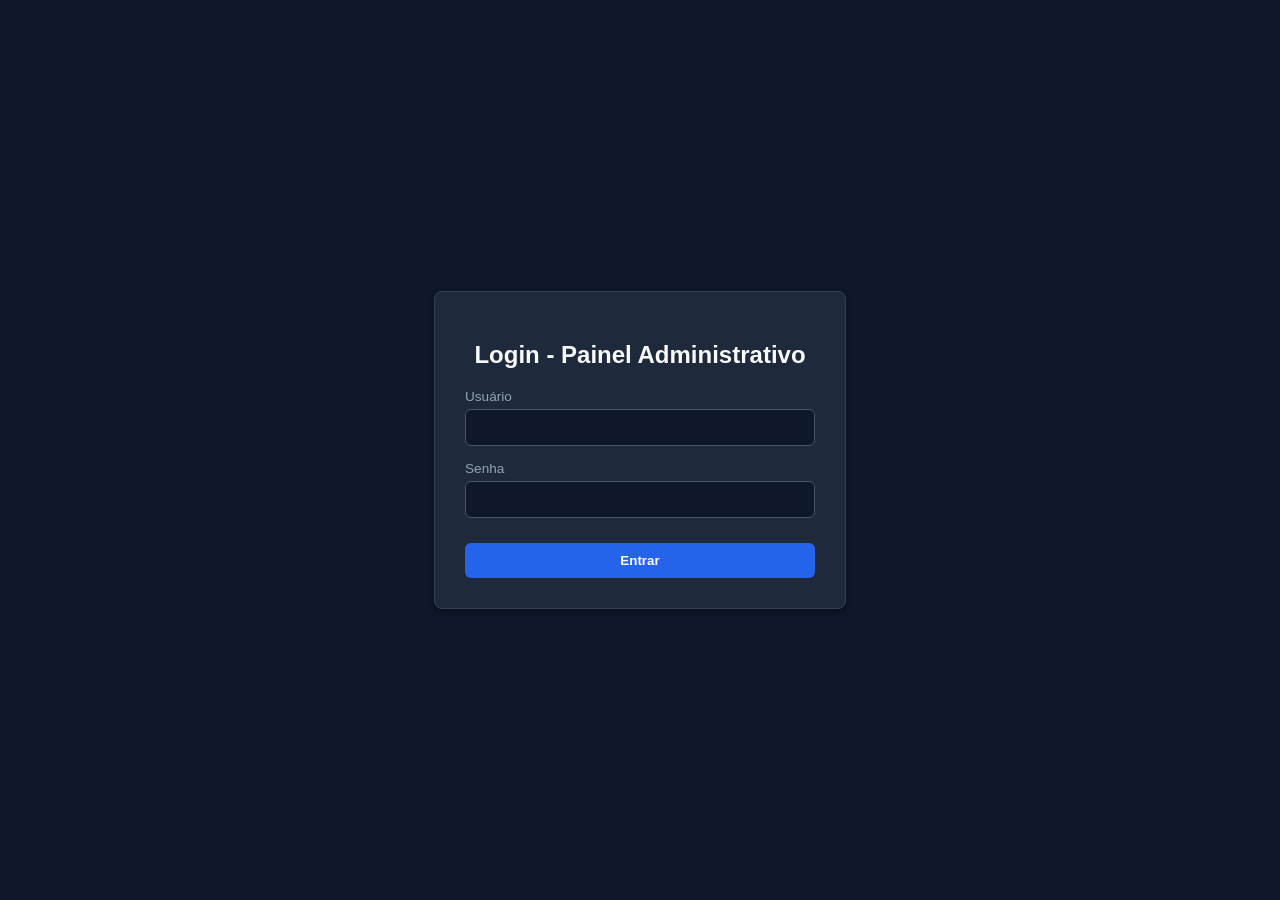
<file: src/main/resources/static/login.html>
<!DOCTYPE html>
<html lang="pt-BR">
<head>
    <meta charset="UTF-8">
    <title>Login - Painel Administrativo</title>
    <link rel="stylesheet" href="login.css">
</head>
<body>

<div class="login-card">
    <h2>Login - Painel Administrativo</h2>

    <!-- O Spring Security envia o parâmetro ?error se o login falhar -->
    <div id="erro-msg" class="erro" style="display: none;">Usuário ou senha inválidos.</div>

    <!-- O action aponta para a rota que o Spring Security intercepta para validar -->
    <form action="/perform_login" method="POST">
        <div class="input-group">
            <label>Usuário</label>
            <input type="text" name="username" required autocomplete="username">
        </div>
        <div class="input-group">
            <label>Senha</label>
            <input type="password" name="password" required autocomplete="current-password">
        </div>
        <button type="submit" class="btn-entrar">Entrar</button>
    </form>
</div>

<script>
    // Script simples para exibir a mensagem de erro se a URL contiver ?error
    const urlParams = new URLSearchParams(window.location.search);
    if (urlParams.has('error')) {
        document.getElementById('erro-msg').style.display = 'block';
    }
</script>
</body>
</html>
</file>
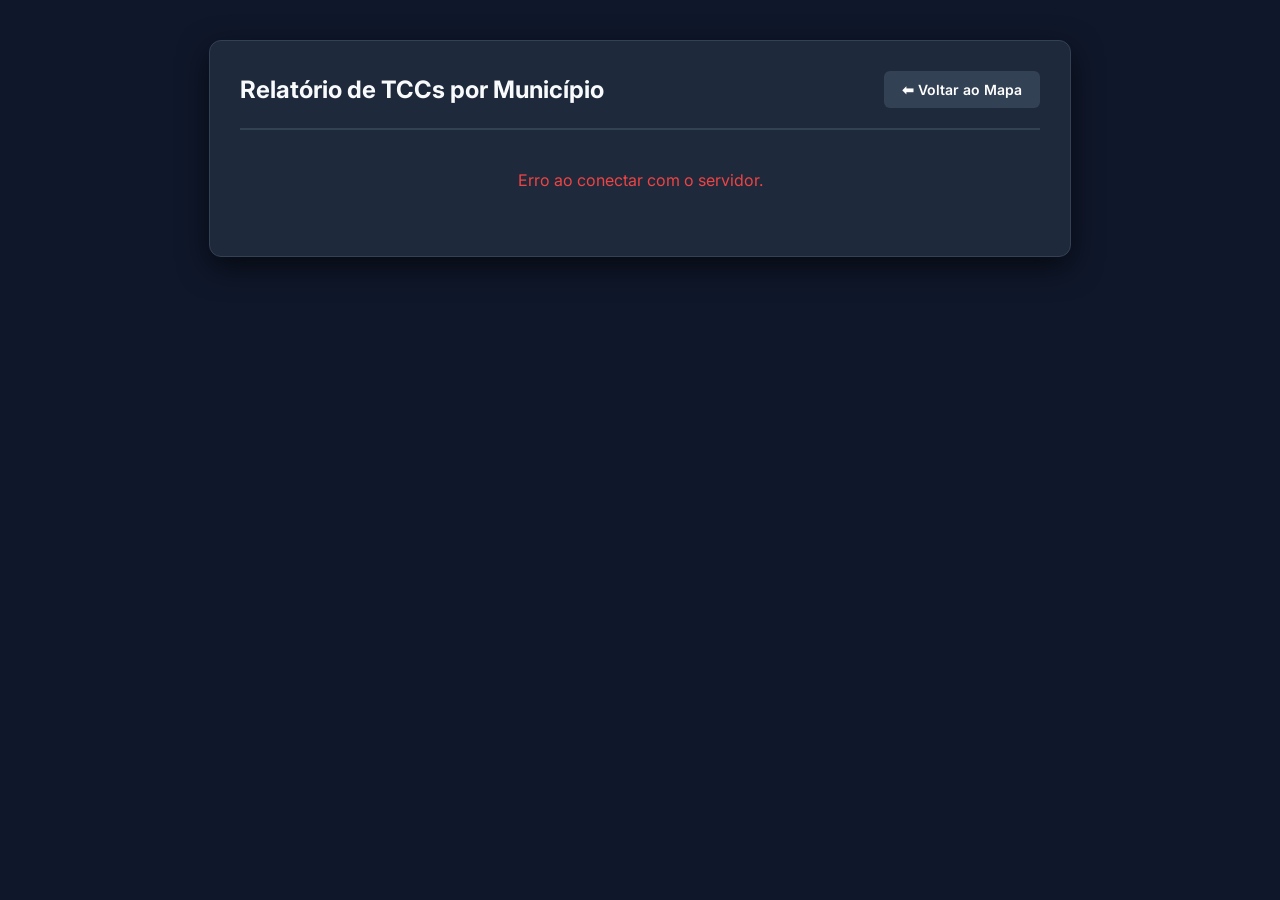
<file: src/main/resources/static/relatorio.html>
<!DOCTYPE html>
<html lang="pt-BR">
<head>
    <meta charset="UTF-8">
    <meta name="viewport" content="width=device-width, initial-scale=1.0">
    <title>Relatório de TCCs - RN</title>
    <!-- Reaproveitamos o CSS oficial para manter as cores -->
    <link rel="stylesheet" href="index.css">
    <style>
        /* Estilos específicos só para organizar a página do relatório */
        .container-relatorio {
            max-width: 800px;
            margin: 40px auto;
            background-color: #1e293b;
            padding: 30px;
            border-radius: 12px;
            box-shadow: 0 10px 30px rgba(0, 0, 0, 0.6);
            border: 1px solid #334155;
        }
        .cabecalho-relatorio {
            display: flex;
            justify-content: space-between;
            align-items: center;
            border-bottom: 2px solid #334155;
            padding-bottom: 20px;
            margin-bottom: 20px;
        }
        .cabecalho-relatorio h1 { margin: 0; font-size: 1.5rem; color: #f8fafc; }

        .relatorio-lista { list-style: none; padding: 0; margin: 0; }
        .relatorio-item {
            display: flex; justify-content: space-between; padding: 12px 15px;
            border-bottom: 1px solid #334155; font-size: 1rem;
        }
        .relatorio-item:hover { background-color: #0f172a; }
        .relatorio-item.zero-tccs { color: #ef4444; font-weight: 600; }

        .badge-tcc {
            background-color: #2563eb; color: white; padding: 4px 12px;
            border-radius: 12px; font-size: 0.9rem; font-weight: bold;
        }
        .badge-tcc.zero { background-color: #334155; color: #94a3b8; }
    </style>
</head>
<body>

<div class="container-relatorio">
    <div class="cabecalho-relatorio">
        <h1>Relatório de TCCs por Município</h1>
        <a href="index.html" class="btn btn-secundario" style="width: auto; text-decoration: none;">⬅ Voltar ao Mapa</a>
    </div>

    <div id="conteudo-relatorio">
        <p style="text-align:center; padding: 20px;">Carregando relatório...</p>
    </div>
</div>

<!-- COLE O SEU DATALIST AQUI (Escondido) para o JS saber todos os nomes dos municípios -->
<datalist id="lista-municipios-rn">
    <!-- Cole as options dos seus municipios aqui -->
</datalist>

<script src="relatorio.js"></script>
</body>
</html>
</file>
<file: src/main/resources/static/index.css>
/* ==========================================================================
   IMPORTAÇÃO DE FONTES E GLOBAIS
   ========================================================================== */
@import url('https://fonts.googleapis.com/css2?family=Inter:wght@400;600&display=swap');

body {
    font-family: 'Inter', sans-serif;
    margin: 0;
    padding: 0;
    background-color: #0f172a; /* Fundo base escuro azulado para combinar com os painéis */
    color: #e2e8f0;
}

svg {
    top: 0;
    left: 0;
    height: 99vh;
    width: 99vw;
}

/* ==========================================================================
   CONTROLES DO TOPO
   ========================================================================== */
.controles-topo {
    flex-direction: column;
    position: absolute;
    top: 20px;
    left: 20px;
    display: flex;
    gap: 15px;
    z-index: 1000;
}

.btn {
    width: 100%;
    box-sizing: border-box;
    padding: 10px 18px;
    border: none;
    border-radius: 6px;
    font-size: 14px;
    font-weight: 600;
    cursor: pointer;
    transition: background-color 0.3s ease, transform 0.1s ease;
    display: flex;
    align-items: center;
    gap: 8px;
}

.btn:active {
    transform: scale(0.97);
}

.btn-primario {
    background-color: #2563eb; /* Azul padrão unificado */
    color: #ffffff;
}

.btn-primario:hover {
    background-color: #1d4ed8;
}

.btn-secundario {
    background-color: #334155;
    color: #ffffff;
}

.btn-secundario:hover {
    background-color: #475569;
}

/* ==========================================================================
   BARRA DE BUSCA AVANÇADA (#search)
   ========================================================================== */
#search {
    display: none;
    flex-direction: column; /* Força os itens a ficarem um embaixo do outro */
    position: relative;
    width: 100%;
    background-color: #1e293b; /* Padrão de painel */
    padding: 40px 30px 30px; /* Mais espaço no topo para o botão X não encostar no texto */
    box-shadow: 0 -5px 15px rgba(0, 0, 0, 0.6);
    box-sizing: border-box;
    margin-top: 20px;
    border-top: 2px solid #334155;
    z-index: 900;
}

/* O botão X do formulário de busca (Limpo e Transparente) */
#search > button:first-child {
    position: absolute;
    top: 15px;
    right: 20px;
    background: transparent;
    border: none;
    color: #94a3b8;
    font-size: 1.5rem;
    padding: 0;
    cursor: pointer;
    transition: color 0.2s;
}

#search > button:first-child:hover {
    background: transparent;
    color: #ef4444;
}

/* Input Título Ocupando a primeira linha toda */
#search input#titulo {
    width: 100%;
    margin-bottom: 20px;
    height: auto;
}

/* Grid para os campos avançados */
#advanced {
    display: grid;
    grid-template-columns: repeat(auto-fit, minmax(220px, 1fr));
    gap: 15px;
    margin-bottom: 25px;
    width: 100%;
}

/* Área dos Botões Pesquisar e Limpar */
#buttons {
    display: flex;
    justify-content: flex-end; /* Joga os botões para a direita */
    gap: 15px;
    width: 100%;
}

/* ==========================================================================
   RESULTADOS (#aside)
   ========================================================================== */
#aside {
    display: none;
    position: relative;
    width: 100%;
    min-height: 250px;
    background-color: #1e293b; /* Padrão de painel */
    padding: 30px;
    box-shadow: 0 -5px 15px rgba(0, 0, 0, 0.6);
    box-sizing: border-box;
    margin-top: 20px;
    border-top: 2px solid #334155;
    z-index: 900;
}

/* Botão de Fechar do Aside */
.btn-fechar-aside {
    position: absolute;
    top: 20px;
    right: 25px;
    background: #334155;
    border: none;
    color: #fff;
    font-size: 1.2rem;
    font-weight: bold;
    padding: 8px 12px;
    border-radius: 6px;
    cursor: pointer;
    transition: background 0.2s;
}

.btn-fechar-aside:hover {
    background: #ef4444;
}

/* Itens de TCC dentro do Aside */
#aside .item {
    background-color: #0f172a; /* Contraste sutil com o painel */
    border: 1px solid #334155;
    border-radius: 8px;
    margin-bottom: 15px;
    padding: 15px;
}

#aside .header h3 {
    margin: 0;
    color: #f8fafc;
    font-size: 1rem;
    cursor: pointer;
}

#aside .header h3:hover {
    color: #60a5fa;
}

#aside .hiddenDiv {
    margin-top: 12px;
    padding-top: 12px;
    border-top: 1px solid #1e293b;
    font-size: 0.9rem;
    color: #cbd5e1;
}

#aside .downloadBtn {
    margin-top: 10px;
    background-color: #2563eb;
    color: white;
    border: none;
    padding: 8px 14px;
    border-radius: 4px;
    cursor: pointer;
    font-weight: 600;
    transition: background-color 0.2s;
}

#aside .downloadBtn:hover {
    background-color: #1d4ed8;
}

/* ==========================================================================
   PAINEL DE CADASTRO
   ========================================================================== */
.painel-flutuante {
    display: none;
    position: absolute;
    top: 20px;
    right: 20px;
    width: 420px;
    background-color: #1e293b; /* Padrão de painel */
    padding: 25px;
    border-radius: 12px;
    box-shadow: 0 10px 30px rgba(0, 0, 0, 0.6);
    border: 1px solid #334155;
    z-index: 1000;
    color: #f8fafc;
}

.form-header {
    display: flex;
    justify-content: space-between;
    align-items: center;
    margin-bottom: 20px;
}

.form-header h2 {
    margin: 0;
    color: #f8fafc;
    font-size: 1.25rem;
}

.btn-fechar {
    background: none;
    border: none;
    color: #94a3b8;
    font-size: 1.5rem;
    cursor: pointer;
    transition: color 0.2s;
}

.btn-fechar:hover {
    color: #ef4444;
}

.input-group {
    margin-bottom: 15px;
    width: 100%;
}

.input-row {
    display: flex;
    gap: 12px;
}

.input-row > .input-group {
    flex: 1;
}

/* ==========================================================================
   ESTILIZAÇÃO UNIFICADA DE INPUTS E BOTÕES
   ========================================================================== */
input[type="text"],
input[type="email"],
input[type="datetime-local"],
input[type="file"],
input[list] {
    width: 100% !important;
    padding: 12px;
    border: 1px solid #334155;
    border-radius: 6px;
    background-color: #0f172a; /* Contraste escuro padrão */
    color: #e2e8f0;
    box-sizing: border-box;
    font-size: 0.9rem;
    transition: all 0.2s;
}

input::placeholder {
    color: #94a3b8;
}

input:focus {
    outline: none;
    border-color: #2563eb;
    box-shadow: 0 0 0 2px rgba(37, 99, 235, 0.25);
}

.btn-enviar, #searchBtn {
    width: 100%;
    padding: 14px;
    background-color: #2563eb;
    color: white;
    border: none;
    border-radius: 6px;
    font-weight: bold;
    cursor: pointer;
    margin-top: 10px;
    transition: background-color 0.2s;
}

.btn-enviar:hover, #searchBtn:hover {
    background-color: #1d4ed8;
}

/* Ajuste específico para os botões do painel de busca */
#searchBtn, #clear {
    width: auto;
    min-width: 140px;
    margin-top: 0;
}

/* Estilo específico para o botão de limpar */
.btn-limpar, #clear {
    padding: 12px;
    background-color: transparent;
    color: #94a3b8;
    border: 1px solid #334155;
    border-radius: 6px;
    font-size: 0.9rem;
    font-weight: 600;
    cursor: pointer;
    transition: all 0.2s;
}

.btn-limpar {
    width: 100%;
    margin-top: 10px;
}

.btn-limpar:hover, #clear:hover {
    background-color: #0f172a;
    color: #ef4444;
    border-color: #ef4444;
}

/* ==========================================================================
   MAPA E POPUP
   ========================================================================== */
path {
    cursor: pointer;
    transition: all 0.3s ease;
    stroke: #1a1a1a;
    stroke-width: 0.5px;
}

path:hover {
    filter: brightness(1.35);
    opacity: 1;
    stroke: #ffffff;
    stroke-width: 1.5px;
}

#popup {
    display: none;
    position: fixed;
    z-index: 2000;
    background-color: #1e293b; /* Padrão de painel */
    color: #f8fafc;
    padding: 6px 12px;
    border-radius: 4px;
    border: 1px solid #334155;
    pointer-events: none;
    box-shadow: 0 4px 10px rgba(0,0,0,0.5);
}

svg:has(path:hover) path:not(:hover) {
    opacity: 0.5;
}

/* ==========================================================================
   PALETA OFICIAL POR REGIÃO GEOGRÁFICA IMEDIATA (IBGE 2017)
   ========================================================================== */

/* --- REGIÃO INTERMEDIÁRIA DE NATAL (Tons de Verde) --- */
.micro-natal                   { fill: #2e7d32; }
.micro-santo-antonio           { fill: #388e3c; }
.micro-canguaretama            { fill: #4caf50; }
.micro-santa-cruz              { fill: #66bb6a; }
.micro-joao-camara             { fill: #81c784; }
.micro-sao-paulo-do-potengi    { fill: #a5d6a7; }

/* --- REGIÃO INTERMEDIÁRIA DE CAICÓ (Tons de Azul) --- */
.micro-caico                   { fill: #1565c0; }
.micro-currais-novos           { fill: #42a5f5; }

/* --- REGIÃO INTERMEDIÁRIA DE MOSSORÓ (Tons de Vermelho) --- */
.micro-mossoro                 { fill: #b71c1c; }
.micro-pau-dos-ferros          { fill: #e53935; }
.micro-acu                     { fill: #ef5350; }

/* ==========================================================================
   LEGENDA DETALHADA DO MAPA
   ========================================================================== */
#map-legend {
    position: fixed;
    bottom: 20px;
    right: 20px;
    width: 280px;
    max-height: 70vh;
    overflow-y: auto;
    background-color: #1e293b; /* Padrão de painel */
    padding: 20px;
    border-radius: 8px;
    box-shadow: 0 4px 15px rgba(0, 0, 0, 0.6);
    border: 1px solid #334155;
    color: #f8fafc;
    z-index: 800;
}

#map-legend::-webkit-scrollbar {
    width: 6px;
}
#map-legend::-webkit-scrollbar-thumb {
    background-color: #475569;
    border-radius: 4px;
}

.legend-header {
    display: flex;
    justify-content: space-between;
    align-items: center;
    margin-bottom: 15px;
    border-bottom: 1px solid #334155;
    padding-bottom: 10px;
    cursor: pointer;
}

.legend-header h3 {
    margin: 0;
    font-size: 1.1rem;
    color: #e2e8f0;
}

#btn-toggle-legend {
    background: none;
    border: none;
    color: #e2e8f0;
    font-size: 1.2rem;
    font-weight: bold;
    cursor: pointer;
}

.meso-section {
    margin-bottom: 20px;
}

.meso-section:last-child {
    margin-bottom: 0;
}

.meso-section h4 {
    margin: 0 0 10px 0;
    font-size: 0.9rem;
    color: #e2e8f0;
    border-left: 3px solid;
    padding-left: 8px;
}

.meso-section.natal h4   { border-left-color: #2e7d32; }
.meso-section.caico h4   { border-left-color: #1565c0; }
.meso-section.mossoro h4 { border-left-color: #b71c1c; }

.meso-section h4 span {
    display: block;
    font-weight: normal;
    font-size: 0.75rem;
    color: #94a3b8;
    margin-top: 3px;
}

.legend-grid {
    display: flex;
    flex-direction: column;
    gap: 8px;
}

.legend-item {
    display: flex;
    align-items: center;
    font-size: 0.85rem;
    color: #cbd5e1;
}

.color-box {
    width: 16px;
    height: 16px;
    border-radius: 3px;
    margin-right: 10px;
    display: inline-block;
    border: 1px solid #0f172a;
    flex-shrink: 0;
}

/* Regra de minimização da legenda */
#map-legend.minimized #legend-content {
    display: none;
}
#map-legend.minimized .legend-header {
    margin-bottom: 0;
    border-bottom: none;
    padding-bottom: 0;
}
</file>
<file: src/main/resources/static/login.css>
body {
    background-color: #0f172a;
    color: #e2e8f0;
    font-family: Arial, sans-serif;
    display: flex;
    justify-content: center;
    align-items: center;
    height: 100vh;
    margin: 0;
}

.login-card {
    background-color: #1e293b;
    padding: 30px;
    border-radius: 8px;
    box-shadow: 0 4px 6px rgba(0, 0, 0, 0.3);
    width: 100%;
    max-width: 350px;
    border: 1px solid #334155;
}

h2 {
    margin-bottom: 20px;
    font-size: 1.5rem;
    text-align: center;
    color: #f8fafc;
}

.input-group {
    margin-bottom: 15px;
}

label {
    display: block;
    font-size: 0.85rem;
    color: #94a3b8;
    margin-bottom: 5px;
}

input {
    width: 100%;
    padding: 10px;
    border-radius: 6px;
    border: 1px solid #475569;
    background-color: #0f172a;
    color: #fff;
    box-sizing: border-box;
}

input:focus {
    outline: none;
    border-color: #3b82f6;
}

.btn-entrar {
    width: 100%;
    padding: 10px;
    background-color: #2563eb;
    color: white;
    border: none;
    border-radius: 6px;
    font-weight: bold;
    cursor: pointer;
    margin-top: 10px;
    transition: background-color 0.2s;
}

.btn-entrar:hover {
    background-color: #1d4ed8;
}

.erro {
    color: #f87171;
    font-size: 0.85rem;
    text-align: center;
    margin-bottom: 15px;
}
</file>
